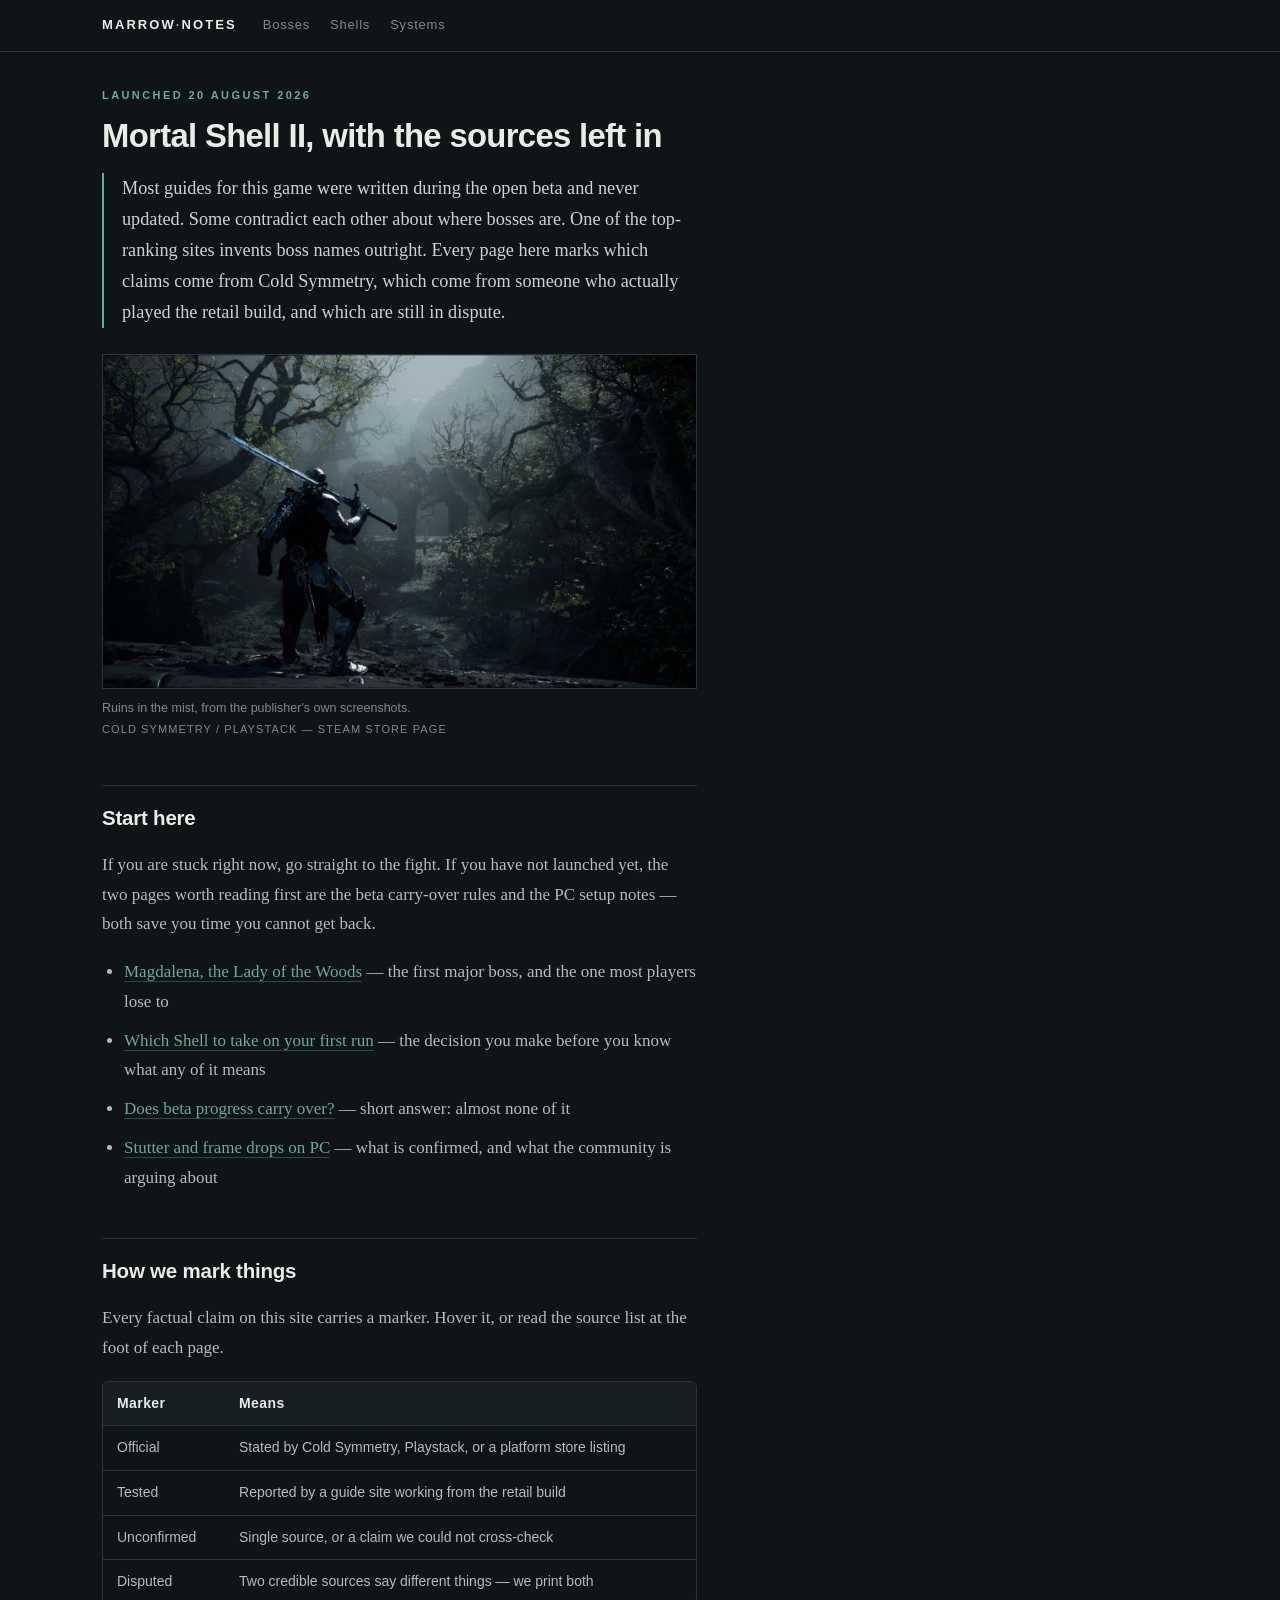
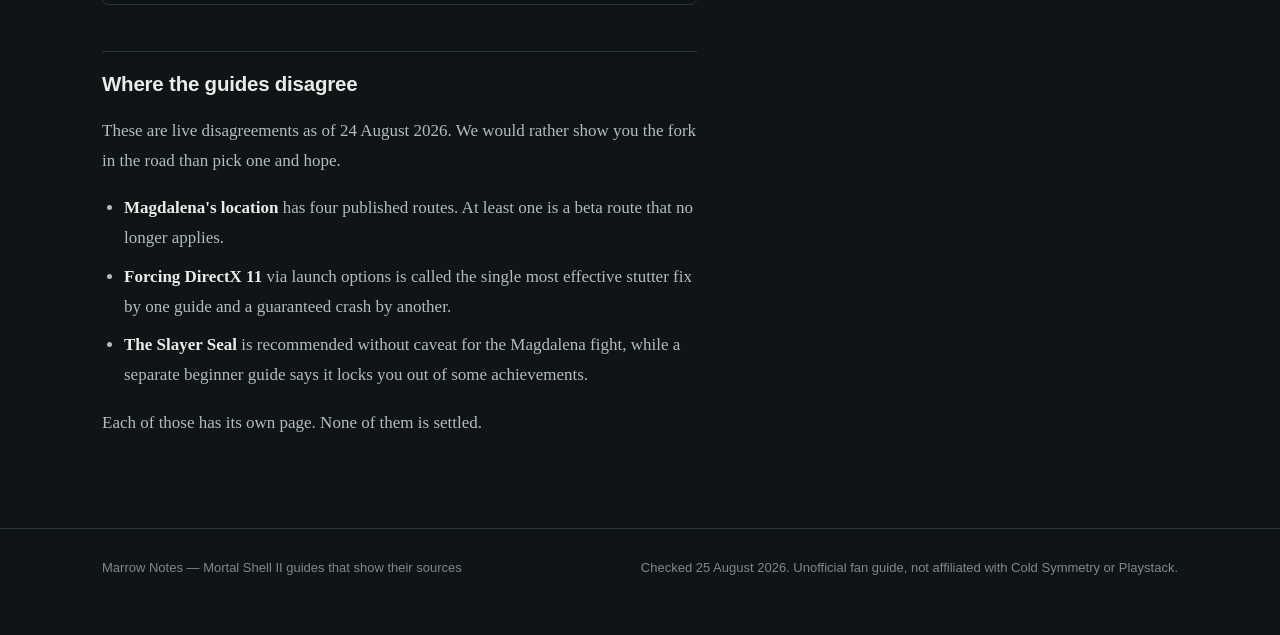
<file: site/index.html>
<!DOCTYPE html>
<html lang="en">
<head>
<meta charset="utf-8">
<meta name="viewport" content="width=device-width, initial-scale=1">
<title>Marrow Notes — Mortal Shell II guides</title>
<meta name="description" content="Mortal Shell II guides that label where every fact came from. Boss strategies, Shell picks, Hardening, PC stutter fixes and beta carry-over rules.">
<link rel="canonical" href="https://marrow-notes-mu.vercel.app/">
<meta name="robots" content="index, follow">
<meta property="og:type" content="website">
<meta property="og:title" content="Marrow Notes — Mortal Shell II guides">
<meta property="og:description" content="Mortal Shell II guides that label where every fact came from. Boss strategies, Shell picks, Hardening, PC stutter fixes and beta carry-over rules.">
<meta property="og:url" content="https://marrow-notes-mu.vercel.app/">
<meta property="og:site_name" content="Marrow Notes">
<meta property="og:image" content="https://marrow-notes-mu.vercel.app/og/index.jpg">
<meta property="og:image:type" content="image/jpeg">
<meta property="og:image:width" content="1200">
<meta property="og:image:height" content="630">
<meta property="og:image:alt" content="Mortal Shell II, with the sources left in — Marrow Notes">
<meta name="twitter:card" content="summary_large_image">
<meta name="twitter:title" content="Marrow Notes — Mortal Shell II guides">
<meta name="twitter:description" content="Mortal Shell II guides that label where every fact came from. Boss strategies, Shell picks, Hardening, PC stutter fixes and beta carry-over rules.">
<meta name="twitter:image" content="https://marrow-notes-mu.vercel.app/og/index.jpg">
<script type="application/ld+json">{"@context":"https://schema.org","@type":"WebSite","headline":"Mortal Shell II, with the sources left in","description":"Mortal Shell II guides that label where every fact came from. Boss strategies, Shell picks, Hardening, PC stutter fixes and beta carry-over rules.","inLanguage":"en","dateModified":"2026-08-24","publisher":{"@type":"Organization","name":"Marrow Notes"}}</script>
<link rel="stylesheet" href="assets/site.css">
<link rel="icon" href="assets/favicon.svg" type="image/svg+xml">
<link rel="apple-touch-icon" href="assets/apple-touch-icon.png">
<script async src="https://www.googletagmanager.com/gtag/js?id=G-03TS215VKQ"></script>
<script>window.dataLayer=window.dataLayer||[];function gtag(){dataLayer.push(arguments);}gtag('js',new Date());gtag('config','G-03TS215VKQ');</script>
</head>
<body>
<a class="skip" href="#main">Skip to content</a>
<header class="bar"><div class="bar-in">
  <a class="brand" href="index.html">Marrow<span>&#183;</span>Notes</a>
  <nav class="nav" aria-label="Main"><a href="bosses/index.html">Bosses</a><a href="shells/index.html">Shells</a><a href="systems/index.html">Systems</a></nav>
</div></header>

<div class="wrap"><div class="cols">
<main id="main">

<p class="eyebrow">Launched 20 August 2026</p>
<h1>Mortal Shell II, with the sources left in</h1>
<p class="lede">Most guides for this game were written during the open beta and never updated. Some contradict each other about where bosses are. One of the top-ranking sites invents boss names outright. Every page here marks which claims come from Cold Symmetry, which come from someone who actually played the retail build, and which are still in dispute.</p>
<figure class="hero"><img src="shots/forest-ruins.jpg" width="1400" height="788" alt="Ruins in the mist, from the publisher&#x27;s own screenshots." loading="lazy" decoding="async"><figcaption>Ruins in the mist, from the publisher&#x27;s own screenshots. <span class="credit">Cold Symmetry / Playstack — Steam store page</span></figcaption></figure>
<h2 id="start-here">Start here</h2>
<p>If you are stuck right now, go straight to the fight. If you have not launched yet, the two pages worth reading first are the beta carry-over rules and the PC setup notes — both save you time you cannot get back.</p>
<ul><li><a href="bosses/magdalena.html">Magdalena, the Lady of the Woods</a> — the first major boss, and the one most players lose to</li><li><a href="shells/best-first-shell.html">Which Shell to take on your first run</a> — the decision you make before you know what any of it means</li><li><a href="systems/beta-carry-over.html">Does beta progress carry over?</a> — short answer: almost none of it</li><li><a href="systems/stuttering-fix.html">Stutter and frame drops on PC</a> — what is confirmed, and what the community is arguing about</li></ul>
<h2 id="how-we-mark-things">How we mark things</h2>
<p>Every factual claim on this site carries a marker. Hover it, or read the source list at the foot of each page.</p>
<div class="tw"><table><thead><tr><th>Marker</th><th>Means</th></tr></thead><tbody><tr><td>Official</td><td>Stated by Cold Symmetry, Playstack, or a platform store listing</td></tr><tr><td>Tested</td><td>Reported by a guide site working from the retail build</td></tr><tr><td>Unconfirmed</td><td>Single source, or a claim we could not cross-check</td></tr><tr><td>Disputed</td><td>Two credible sources say different things — we print both</td></tr></tbody></table></div>
<h2 id="where-the-guides-disagree">Where the guides disagree</h2>
<p>These are live disagreements as of 24 August 2026. We would rather show you the fork in the road than pick one and hope.</p>
<ul><li><strong>Magdalena&#x27;s location</strong> has four published routes. At least one is a beta route that no longer applies.</li><li><strong>Forcing DirectX 11</strong> via launch options is called the single most effective stutter fix by one guide and a guaranteed crash by another.</li><li><strong>The Slayer Seal</strong> is recommended without caveat for the Magdalena fight, while a separate beginner guide says it locks you out of some achievements.</li></ul>
<p>Each of those has its own page. None of them is settled.</p>

</main>

</div></div>

<footer><div class="foot">
  <span>Marrow Notes &mdash; Mortal Shell II guides that show their sources</span>
  <span>Checked 25 August 2026. Unofficial fan guide, not affiliated with Cold Symmetry or Playstack.</span>
</div></footer>
</body>
</html>
</file>
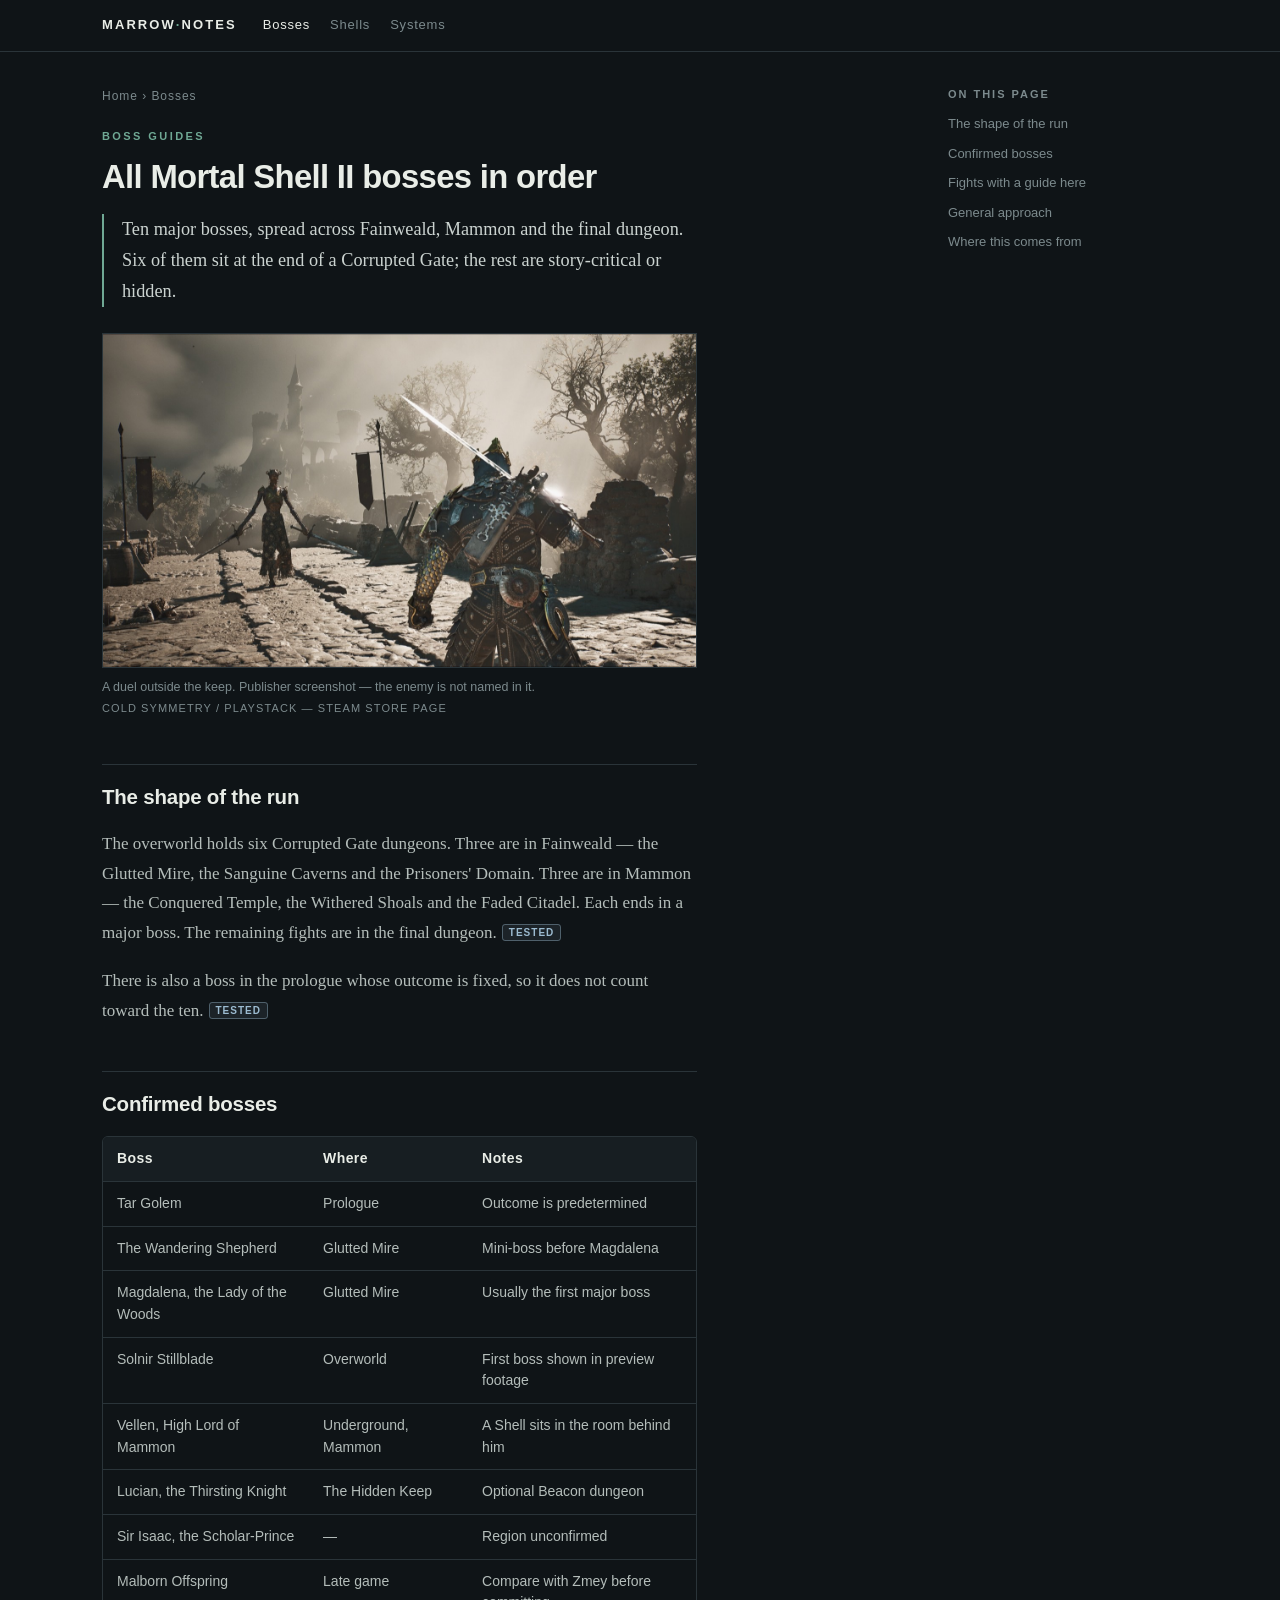
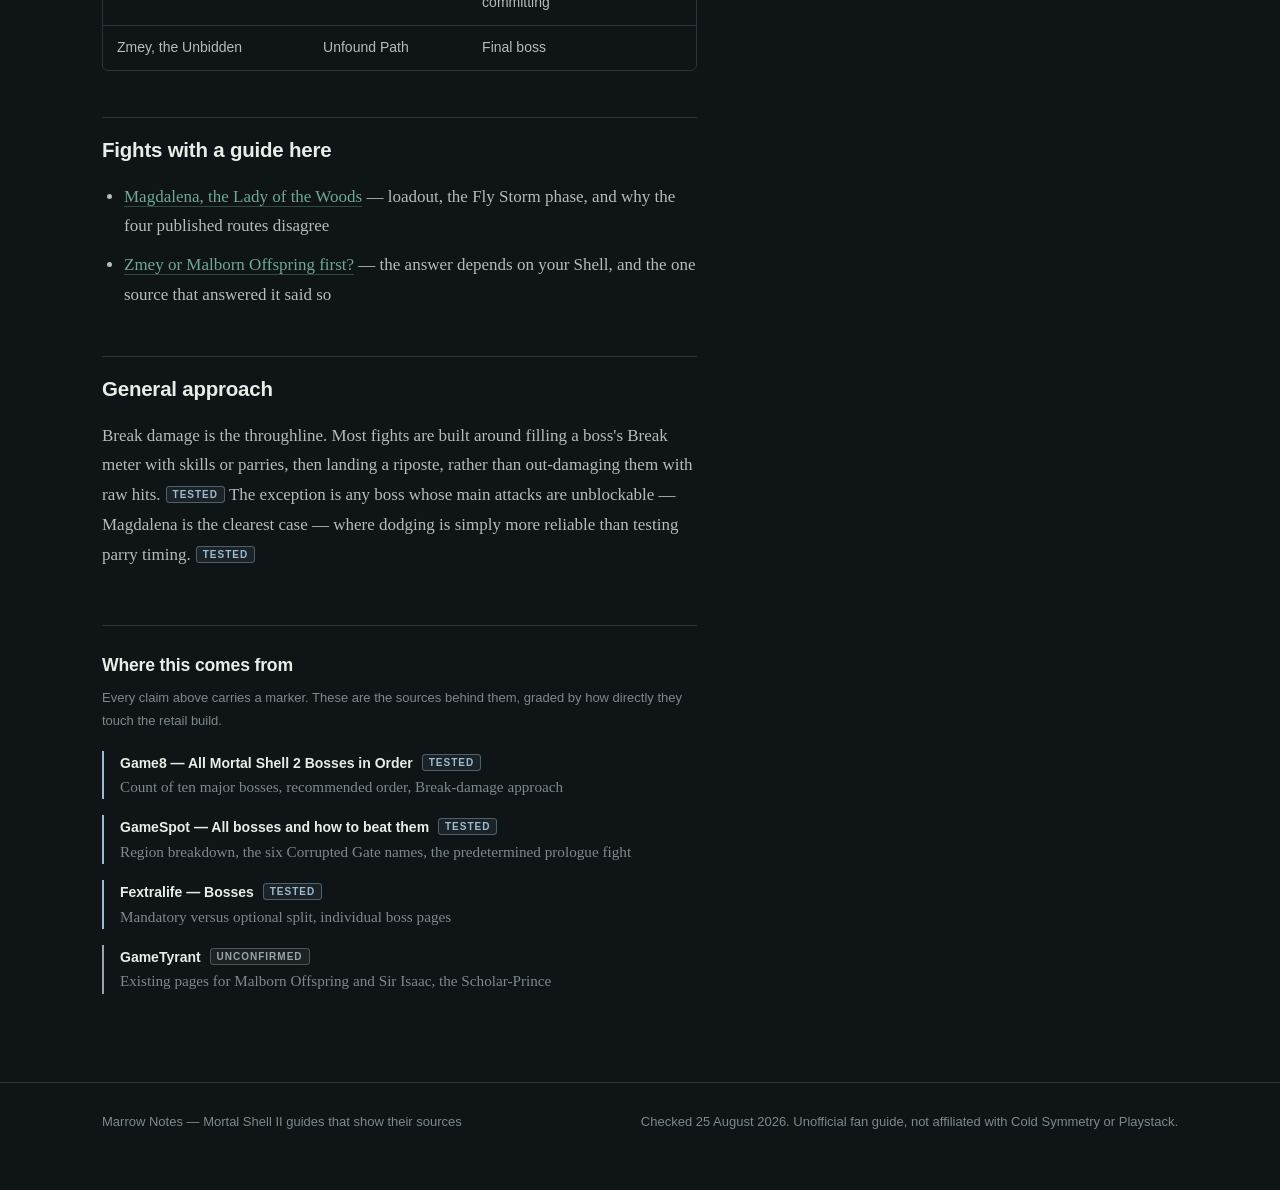
<file: site/bosses/index.html>
<!DOCTYPE html>
<html lang="en">
<head>
<meta charset="utf-8">
<meta name="viewport" content="width=device-width, initial-scale=1">
<title>All Mortal Shell II bosses in order | Marrow Notes</title>
<meta name="description" content="The ten major bosses of Mortal Shell II, the region each one sits in, and which fights are optional. Includes the six Corrupted Gate dungeons.">
<link rel="canonical" href="https://marrow-notes-mu.vercel.app/bosses/index.html">
<meta name="robots" content="index, follow">
<meta property="og:type" content="article">
<meta property="og:title" content="All Mortal Shell II bosses in order | Marrow Notes">
<meta property="og:description" content="The ten major bosses of Mortal Shell II, the region each one sits in, and which fights are optional. Includes the six Corrupted Gate dungeons.">
<meta property="og:url" content="https://marrow-notes-mu.vercel.app/bosses/index.html">
<meta property="og:site_name" content="Marrow Notes">
<meta property="og:image" content="https://marrow-notes-mu.vercel.app/og/bosses-index.jpg">
<meta property="og:image:type" content="image/jpeg">
<meta property="og:image:width" content="1200">
<meta property="og:image:height" content="630">
<meta property="og:image:alt" content="All Mortal Shell II bosses in order — Marrow Notes">
<meta name="twitter:card" content="summary_large_image">
<meta name="twitter:title" content="All Mortal Shell II bosses in order | Marrow Notes">
<meta name="twitter:description" content="The ten major bosses of Mortal Shell II, the region each one sits in, and which fights are optional. Includes the six Corrupted Gate dungeons.">
<meta name="twitter:image" content="https://marrow-notes-mu.vercel.app/og/bosses-index.jpg">
<script type="application/ld+json">{"@context":"https://schema.org","@type":"Article","headline":"All Mortal Shell II bosses in order","description":"The ten major bosses of Mortal Shell II, the region each one sits in, and which fights are optional. Includes the six Corrupted Gate dungeons.","inLanguage":"en","dateModified":"2026-08-24","publisher":{"@type":"Organization","name":"Marrow Notes"}}</script>
<link rel="stylesheet" href="../assets/site.css">
<link rel="icon" href="../assets/favicon.svg" type="image/svg+xml">
<link rel="apple-touch-icon" href="../assets/apple-touch-icon.png">
<script async src="https://www.googletagmanager.com/gtag/js?id=G-03TS215VKQ"></script>
<script>window.dataLayer=window.dataLayer||[];function gtag(){dataLayer.push(arguments);}gtag('js',new Date());gtag('config','G-03TS215VKQ');</script>
</head>
<body>
<a class="skip" href="#main">Skip to content</a>
<header class="bar"><div class="bar-in">
  <a class="brand" href="../index.html">Marrow<span>&#183;</span>Notes</a>
  <nav class="nav" aria-label="Main"><a href="../bosses/index.html" aria-current="page">Bosses</a><a href="../shells/index.html">Shells</a><a href="../systems/index.html">Systems</a></nav>
</div></header>

<div class="wrap"><div class="cols">
<main id="main">
<nav class="crumb" aria-label="Breadcrumb"><a href="../index.html">Home</a> &rsaquo; Bosses</nav>
<p class="eyebrow">Boss guides</p>
<h1>All Mortal Shell II bosses in order</h1>
<p class="lede">Ten major bosses, spread across Fainweald, Mammon and the final dungeon. Six of them sit at the end of a Corrupted Gate; the rest are story-critical or hidden.</p>
<figure class="hero"><img src="../shots/castle-duel.jpg" width="1400" height="788" alt="A duel outside the keep. Publisher screenshot — the enemy is not named in it." loading="lazy" decoding="async"><figcaption>A duel outside the keep. Publisher screenshot — the enemy is not named in it. <span class="credit">Cold Symmetry / Playstack — Steam store page</span></figcaption></figure>
<h2 id="the-shape-of-the-run">The shape of the run</h2>
<p>The overworld holds six Corrupted Gate dungeons. Three are in Fainweald — the Glutted Mire, the Sanguine Caverns and the Prisoners&#x27; Domain. Three are in Mammon — the Conquered Temple, the Withered Shoals and the Faded Citadel. Each ends in a major boss. The remaining fights are in the final dungeon.<span class="mk mk-t2" title="Reported by a guide site working from the retail build">Tested</span></p>
<p>There is also a boss in the prologue whose outcome is fixed, so it does not count toward the ten.<span class="mk mk-t2" title="Reported by a guide site working from the retail build">Tested</span></p>
<h2 id="confirmed-bosses">Confirmed bosses</h2>
<div class="tw"><table><thead><tr><th>Boss</th><th>Where</th><th>Notes</th></tr></thead><tbody><tr><td>Tar Golem</td><td>Prologue</td><td>Outcome is predetermined</td></tr><tr><td>The Wandering Shepherd</td><td>Glutted Mire</td><td>Mini-boss before Magdalena</td></tr><tr><td>Magdalena, the Lady of the Woods</td><td>Glutted Mire</td><td>Usually the first major boss</td></tr><tr><td>Solnir Stillblade</td><td>Overworld</td><td>First boss shown in preview footage</td></tr><tr><td>Vellen, High Lord of Mammon</td><td>Underground, Mammon</td><td>A Shell sits in the room behind him</td></tr><tr><td>Lucian, the Thirsting Knight</td><td>The Hidden Keep</td><td>Optional Beacon dungeon</td></tr><tr><td>Sir Isaac, the Scholar-Prince</td><td>—</td><td>Region unconfirmed</td></tr><tr><td>Malborn Offspring</td><td>Late game</td><td>Compare with Zmey before committing</td></tr><tr><td>Zmey, the Unbidden</td><td>Unfound Path</td><td>Final boss</td></tr></tbody></table></div>
<h2 id="fights-with-a-guide-here">Fights with a guide here</h2>
<ul><li><a href="../bosses/magdalena.html">Magdalena, the Lady of the Woods</a> — loadout, the Fly Storm phase, and why the four published routes disagree</li><li><a href="../bosses/zmey-or-malborn.html">Zmey or Malborn Offspring first?</a> — the answer depends on your Shell, and the one source that answered it said so</li></ul>
<h2 id="general-approach">General approach</h2>
<p>Break damage is the throughline. Most fights are built around filling a boss&#x27;s Break meter with skills or parries, then landing a riposte, rather than out-damaging them with raw hits.<span class="mk mk-t2" title="Reported by a guide site working from the retail build">Tested</span> The exception is any boss whose main attacks are unblockable — Magdalena is the clearest case — where dodging is simply more reliable than testing parry timing.<span class="mk mk-t2" title="Reported by a guide site working from the retail build">Tested</span></p>
<section class="src"><h2 id="where-this-comes-from">Where this comes from</h2><p class="hint">Every claim above carries a marker. These are the sources behind them, graded by how directly they touch the retail build.</p><ol><li class="s-t2"><span class="nm">Game8 — All Mortal Shell 2 Bosses in Order <span class="mk mk-t2" title="Reported by a guide site working from the retail build">Tested</span></span><span class="wh">Count of ten major bosses, recommended order, Break-damage approach</span></li><li class="s-t2"><span class="nm">GameSpot — All bosses and how to beat them <span class="mk mk-t2" title="Reported by a guide site working from the retail build">Tested</span></span><span class="wh">Region breakdown, the six Corrupted Gate names, the predetermined prologue fight</span></li><li class="s-t2"><span class="nm">Fextralife — Bosses <span class="mk mk-t2" title="Reported by a guide site working from the retail build">Tested</span></span><span class="wh">Mandatory versus optional split, individual boss pages</span></li><li class="s-t3"><span class="nm">GameTyrant <span class="mk mk-t3" title="Single source, or a claim we could not cross-check">Unconfirmed</span></span><span class="wh">Existing pages for Malborn Offspring and Sir Isaac, the Scholar-Prince</span></li></ol></section>
</main>
<nav class="toc" aria-label="On this page"><p class="toc-t">On this page</p><ul><li><a href="#the-shape-of-the-run">The shape of the run</a></li><li><a href="#confirmed-bosses">Confirmed bosses</a></li><li><a href="#fights-with-a-guide-here">Fights with a guide here</a></li><li><a href="#general-approach">General approach</a></li><li><a href="#where-this-comes-from">Where this comes from</a></li></ul></nav>
</div></div>

<footer><div class="foot">
  <span>Marrow Notes &mdash; Mortal Shell II guides that show their sources</span>
  <span>Checked 25 August 2026. Unofficial fan guide, not affiliated with Cold Symmetry or Playstack.</span>
</div></footer>
</body>
</html>
</file>
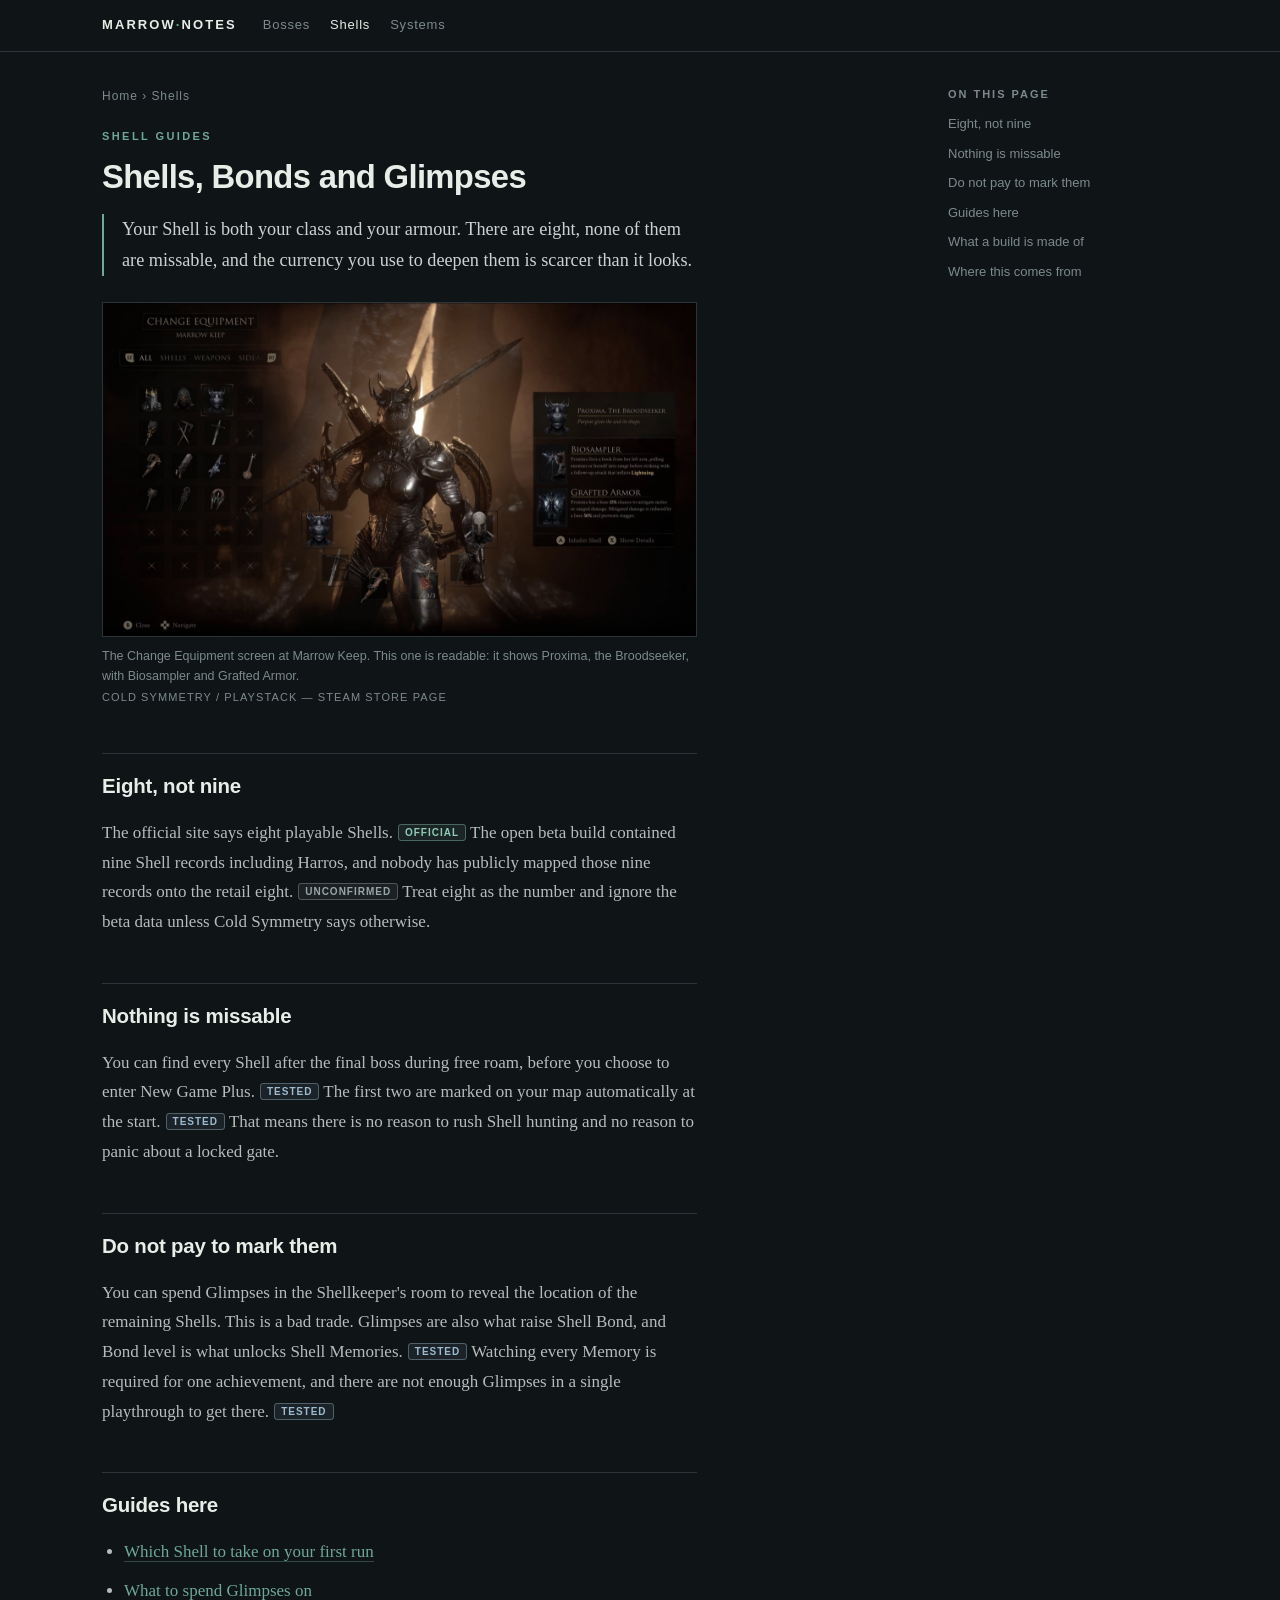
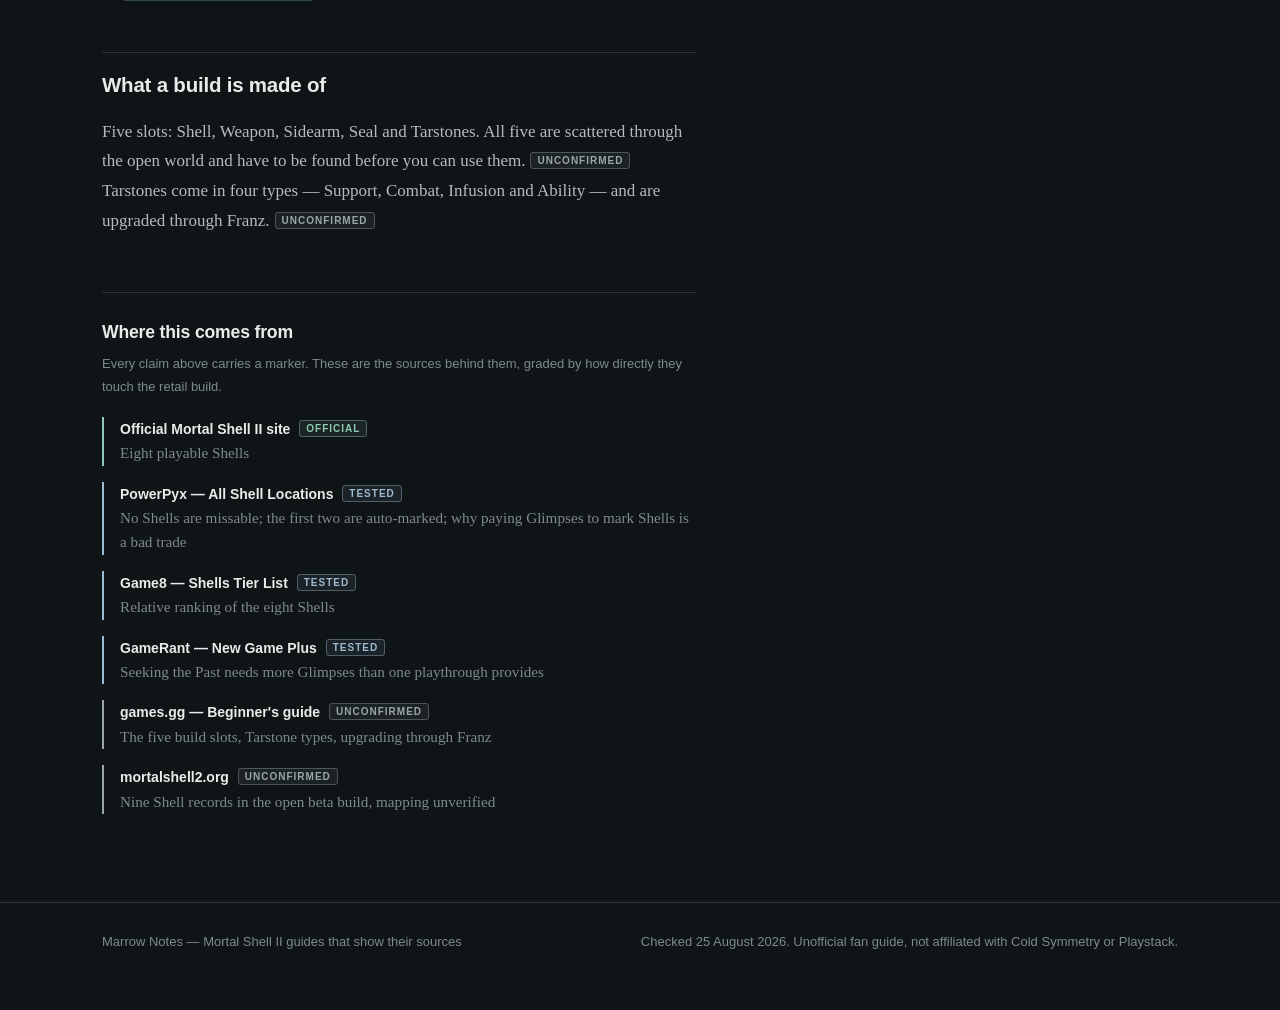
<file: site/shells/index.html>
<!DOCTYPE html>
<html lang="en">
<head>
<meta charset="utf-8">
<meta name="viewport" content="width=device-width, initial-scale=1">
<title>Mortal Shell II Shells: locations and picks | Marrow Notes</title>
<meta name="description" content="All eight Shells in Mortal Shell II, where they are, and how to spend Glimpses on Bond levels instead of wasting them on map markers.">
<link rel="canonical" href="https://marrow-notes-mu.vercel.app/shells/index.html">
<meta name="robots" content="index, follow">
<meta property="og:type" content="article">
<meta property="og:title" content="Mortal Shell II Shells: locations and picks | Marrow Notes">
<meta property="og:description" content="All eight Shells in Mortal Shell II, where they are, and how to spend Glimpses on Bond levels instead of wasting them on map markers.">
<meta property="og:url" content="https://marrow-notes-mu.vercel.app/shells/index.html">
<meta property="og:site_name" content="Marrow Notes">
<meta property="og:image" content="https://marrow-notes-mu.vercel.app/og/shells-index.jpg">
<meta property="og:image:type" content="image/jpeg">
<meta property="og:image:width" content="1200">
<meta property="og:image:height" content="630">
<meta property="og:image:alt" content="Shells, Bonds and Glimpses — Marrow Notes">
<meta name="twitter:card" content="summary_large_image">
<meta name="twitter:title" content="Mortal Shell II Shells: locations and picks | Marrow Notes">
<meta name="twitter:description" content="All eight Shells in Mortal Shell II, where they are, and how to spend Glimpses on Bond levels instead of wasting them on map markers.">
<meta name="twitter:image" content="https://marrow-notes-mu.vercel.app/og/shells-index.jpg">
<script type="application/ld+json">{"@context":"https://schema.org","@type":"Article","headline":"Shells, Bonds and Glimpses","description":"All eight Shells in Mortal Shell II, where they are, and how to spend Glimpses on Bond levels instead of wasting them on map markers.","inLanguage":"en","dateModified":"2026-08-24","publisher":{"@type":"Organization","name":"Marrow Notes"}}</script>
<link rel="stylesheet" href="../assets/site.css">
<link rel="icon" href="../assets/favicon.svg" type="image/svg+xml">
<link rel="apple-touch-icon" href="../assets/apple-touch-icon.png">
<script async src="https://www.googletagmanager.com/gtag/js?id=G-03TS215VKQ"></script>
<script>window.dataLayer=window.dataLayer||[];function gtag(){dataLayer.push(arguments);}gtag('js',new Date());gtag('config','G-03TS215VKQ');</script>
</head>
<body>
<a class="skip" href="#main">Skip to content</a>
<header class="bar"><div class="bar-in">
  <a class="brand" href="../index.html">Marrow<span>&#183;</span>Notes</a>
  <nav class="nav" aria-label="Main"><a href="../bosses/index.html">Bosses</a><a href="../shells/index.html" aria-current="page">Shells</a><a href="../systems/index.html">Systems</a></nav>
</div></header>

<div class="wrap"><div class="cols">
<main id="main">
<nav class="crumb" aria-label="Breadcrumb"><a href="../index.html">Home</a> &rsaquo; Shells</nav>
<p class="eyebrow">Shell guides</p>
<h1>Shells, Bonds and Glimpses</h1>
<p class="lede">Your Shell is both your class and your armour. There are eight, none of them are missable, and the currency you use to deepen them is scarcer than it looks.</p>
<figure class="hero"><img src="../shots/equipment-screen.jpg" width="1400" height="788" alt="The Change Equipment screen at Marrow Keep. This one is readable: it shows Proxima, the Broodseeker, with Biosampler and Grafted Armor." loading="lazy" decoding="async"><figcaption>The Change Equipment screen at Marrow Keep. This one is readable: it shows Proxima, the Broodseeker, with Biosampler and Grafted Armor. <span class="credit">Cold Symmetry / Playstack — Steam store page</span></figcaption></figure>
<h2 id="eight-not-nine">Eight, not nine</h2>
<p>The official site says eight playable Shells.<span class="mk mk-t1" title="Stated by Cold Symmetry, Playstack, or a platform store listing">Official</span> The open beta build contained nine Shell records including Harros, and nobody has publicly mapped those nine records onto the retail eight.<span class="mk mk-t3" title="Single source, or a claim we could not cross-check">Unconfirmed</span> Treat eight as the number and ignore the beta data unless Cold Symmetry says otherwise.</p>
<h2 id="nothing-is-missable">Nothing is missable</h2>
<p>You can find every Shell after the final boss during free roam, before you choose to enter New Game Plus.<span class="mk mk-t2" title="Reported by a guide site working from the retail build">Tested</span> The first two are marked on your map automatically at the start.<span class="mk mk-t2" title="Reported by a guide site working from the retail build">Tested</span> That means there is no reason to rush Shell hunting and no reason to panic about a locked gate.</p>
<h2 id="do-not-pay-to-mark-them">Do not pay to mark them</h2>
<p>You can spend Glimpses in the Shellkeeper&#x27;s room to reveal the location of the remaining Shells. This is a bad trade. Glimpses are also what raise Shell Bond, and Bond level is what unlocks Shell Memories.<span class="mk mk-t2" title="Reported by a guide site working from the retail build">Tested</span> Watching every Memory is required for one achievement, and there are not enough Glimpses in a single playthrough to get there.<span class="mk mk-t2" title="Reported by a guide site working from the retail build">Tested</span></p>
<h2 id="guides-here">Guides here</h2>
<ul><li><a href="../shells/best-first-shell.html">Which Shell to take on your first run</a></li><li><a href="../shells/glimpses.html">What to spend Glimpses on</a></li></ul>
<h2 id="what-a-build-is-made-of">What a build is made of</h2>
<p>Five slots: Shell, Weapon, Sidearm, Seal and Tarstones. All five are scattered through the open world and have to be found before you can use them.<span class="mk mk-t3" title="Single source, or a claim we could not cross-check">Unconfirmed</span> Tarstones come in four types — Support, Combat, Infusion and Ability — and are upgraded through Franz.<span class="mk mk-t3" title="Single source, or a claim we could not cross-check">Unconfirmed</span></p>
<section class="src"><h2 id="where-this-comes-from">Where this comes from</h2><p class="hint">Every claim above carries a marker. These are the sources behind them, graded by how directly they touch the retail build.</p><ol><li class="s-t1"><span class="nm">Official Mortal Shell II site <span class="mk mk-t1" title="Stated by Cold Symmetry, Playstack, or a platform store listing">Official</span></span><span class="wh">Eight playable Shells</span></li><li class="s-t2"><span class="nm">PowerPyx — All Shell Locations <span class="mk mk-t2" title="Reported by a guide site working from the retail build">Tested</span></span><span class="wh">No Shells are missable; the first two are auto-marked; why paying Glimpses to mark Shells is a bad trade</span></li><li class="s-t2"><span class="nm">Game8 — Shells Tier List <span class="mk mk-t2" title="Reported by a guide site working from the retail build">Tested</span></span><span class="wh">Relative ranking of the eight Shells</span></li><li class="s-t2"><span class="nm">GameRant — New Game Plus <span class="mk mk-t2" title="Reported by a guide site working from the retail build">Tested</span></span><span class="wh">Seeking the Past needs more Glimpses than one playthrough provides</span></li><li class="s-t3"><span class="nm">games.gg — Beginner&#x27;s guide <span class="mk mk-t3" title="Single source, or a claim we could not cross-check">Unconfirmed</span></span><span class="wh">The five build slots, Tarstone types, upgrading through Franz</span></li><li class="s-t3"><span class="nm">mortalshell2.org <span class="mk mk-t3" title="Single source, or a claim we could not cross-check">Unconfirmed</span></span><span class="wh">Nine Shell records in the open beta build, mapping unverified</span></li></ol></section>
</main>
<nav class="toc" aria-label="On this page"><p class="toc-t">On this page</p><ul><li><a href="#eight-not-nine">Eight, not nine</a></li><li><a href="#nothing-is-missable">Nothing is missable</a></li><li><a href="#do-not-pay-to-mark-them">Do not pay to mark them</a></li><li><a href="#guides-here">Guides here</a></li><li><a href="#what-a-build-is-made-of">What a build is made of</a></li><li><a href="#where-this-comes-from">Where this comes from</a></li></ul></nav>
</div></div>

<footer><div class="foot">
  <span>Marrow Notes &mdash; Mortal Shell II guides that show their sources</span>
  <span>Checked 25 August 2026. Unofficial fan guide, not affiliated with Cold Symmetry or Playstack.</span>
</div></footer>
</body>
</html>
</file>
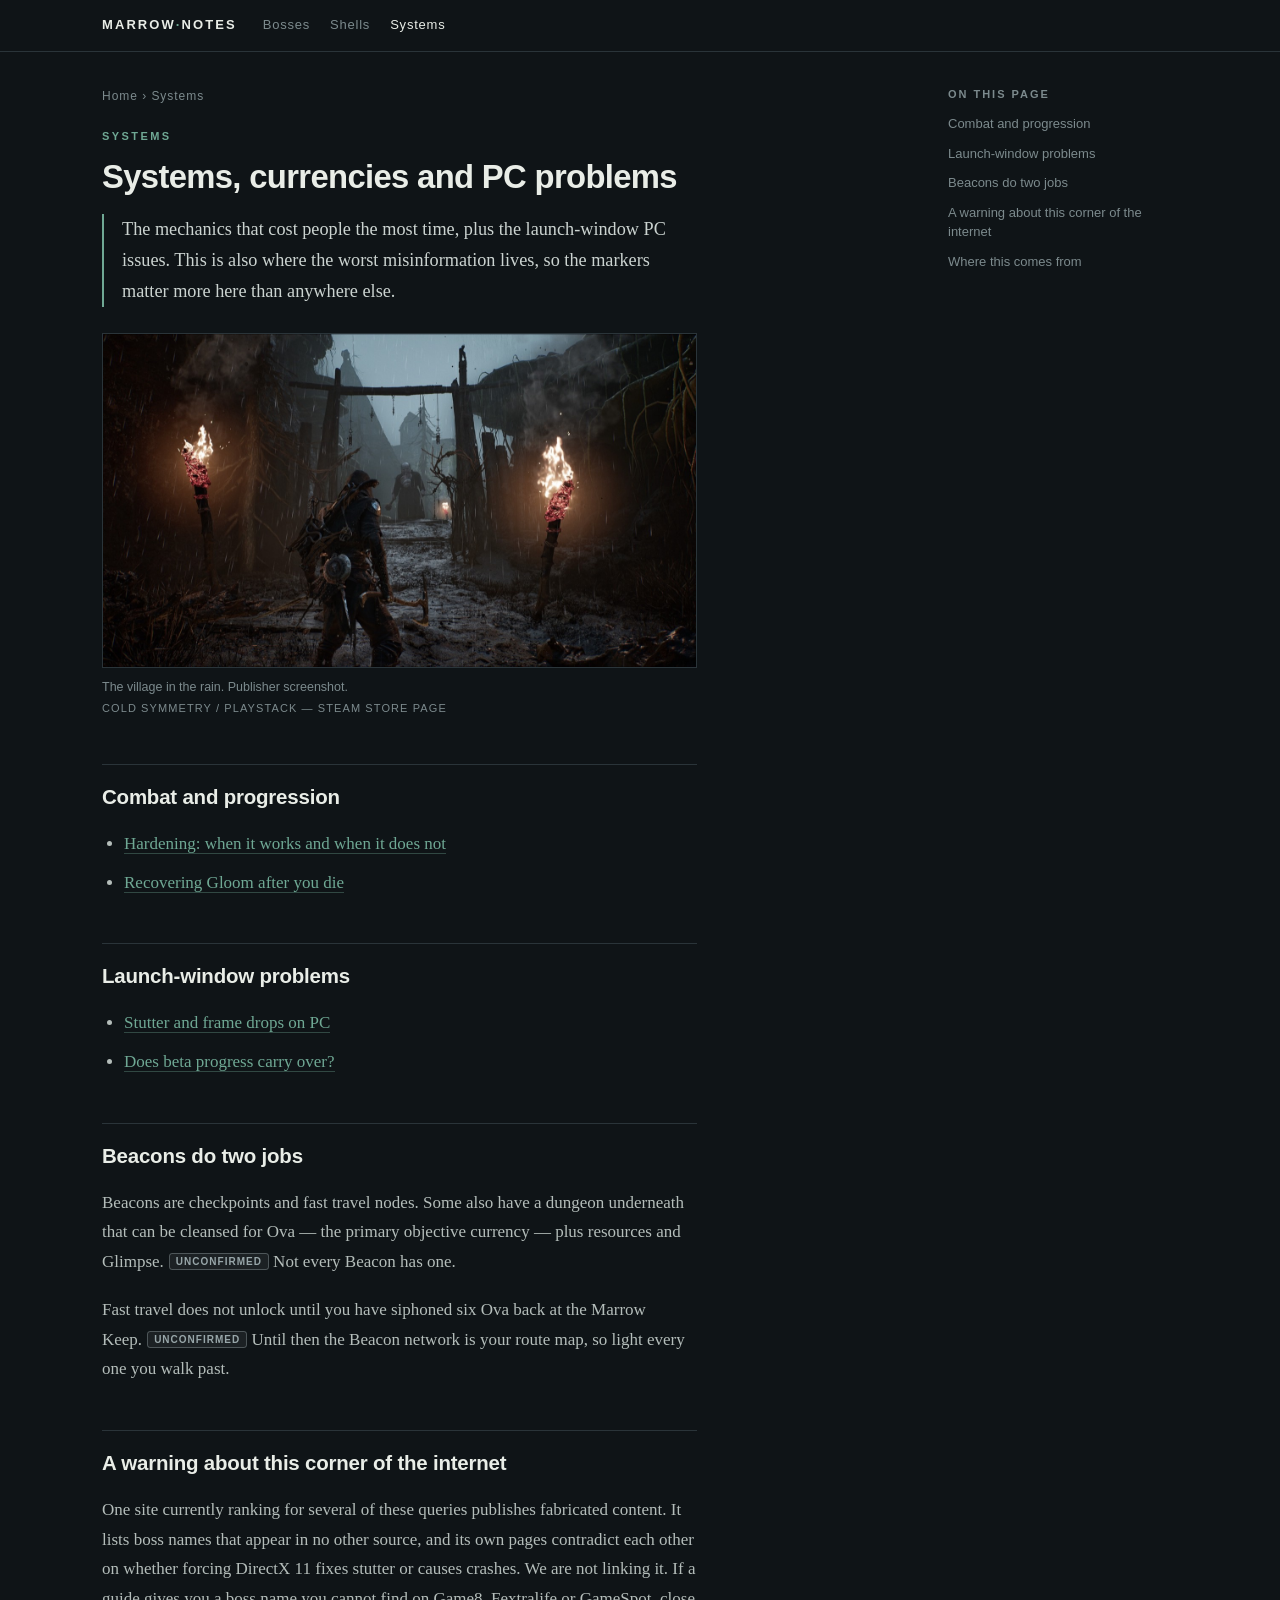
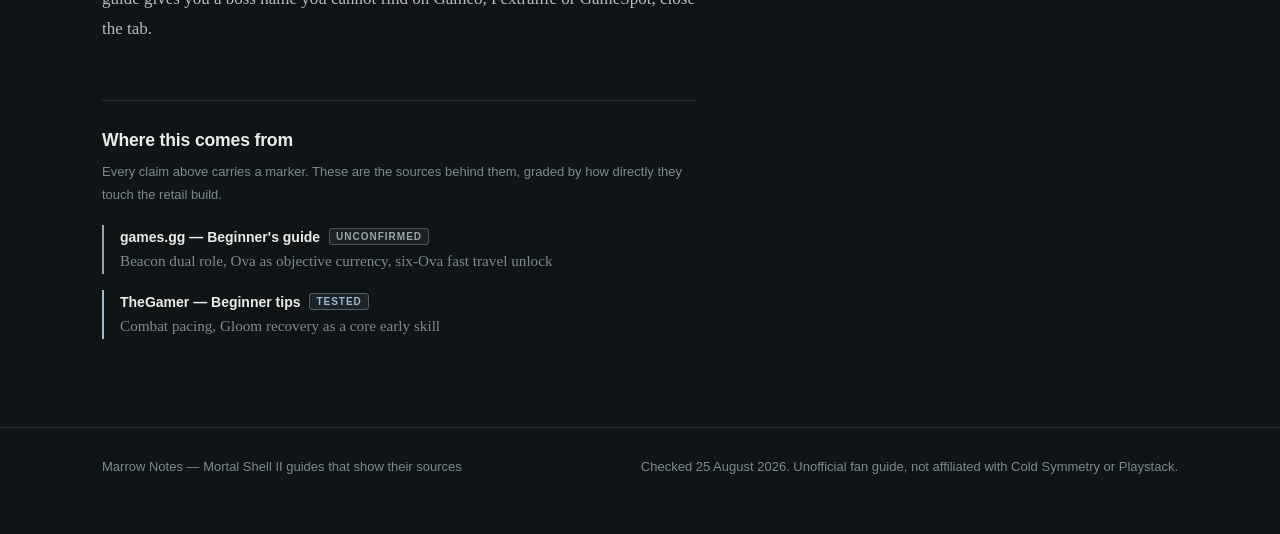
<file: site/systems/index.html>
<!DOCTYPE html>
<html lang="en">
<head>
<meta charset="utf-8">
<meta name="viewport" content="width=device-width, initial-scale=1">
<title>Mortal Shell II systems and PC fixes | Marrow Notes</title>
<meta name="description" content="Hardening, Gloom recovery, Beacons, beta carry-over and PC stutter fixes for Mortal Shell II — with the contradictory advice flagged.">
<link rel="canonical" href="https://marrow-notes-mu.vercel.app/systems/index.html">
<meta name="robots" content="index, follow">
<meta property="og:type" content="article">
<meta property="og:title" content="Mortal Shell II systems and PC fixes | Marrow Notes">
<meta property="og:description" content="Hardening, Gloom recovery, Beacons, beta carry-over and PC stutter fixes for Mortal Shell II — with the contradictory advice flagged.">
<meta property="og:url" content="https://marrow-notes-mu.vercel.app/systems/index.html">
<meta property="og:site_name" content="Marrow Notes">
<meta property="og:image" content="https://marrow-notes-mu.vercel.app/og/systems-index.jpg">
<meta property="og:image:type" content="image/jpeg">
<meta property="og:image:width" content="1200">
<meta property="og:image:height" content="630">
<meta property="og:image:alt" content="Systems, currencies and PC problems — Marrow Notes">
<meta name="twitter:card" content="summary_large_image">
<meta name="twitter:title" content="Mortal Shell II systems and PC fixes | Marrow Notes">
<meta name="twitter:description" content="Hardening, Gloom recovery, Beacons, beta carry-over and PC stutter fixes for Mortal Shell II — with the contradictory advice flagged.">
<meta name="twitter:image" content="https://marrow-notes-mu.vercel.app/og/systems-index.jpg">
<script type="application/ld+json">{"@context":"https://schema.org","@type":"Article","headline":"Systems, currencies and PC problems","description":"Hardening, Gloom recovery, Beacons, beta carry-over and PC stutter fixes for Mortal Shell II — with the contradictory advice flagged.","inLanguage":"en","dateModified":"2026-08-24","publisher":{"@type":"Organization","name":"Marrow Notes"}}</script>
<link rel="stylesheet" href="../assets/site.css">
<link rel="icon" href="../assets/favicon.svg" type="image/svg+xml">
<link rel="apple-touch-icon" href="../assets/apple-touch-icon.png">
<script async src="https://www.googletagmanager.com/gtag/js?id=G-03TS215VKQ"></script>
<script>window.dataLayer=window.dataLayer||[];function gtag(){dataLayer.push(arguments);}gtag('js',new Date());gtag('config','G-03TS215VKQ');</script>
</head>
<body>
<a class="skip" href="#main">Skip to content</a>
<header class="bar"><div class="bar-in">
  <a class="brand" href="../index.html">Marrow<span>&#183;</span>Notes</a>
  <nav class="nav" aria-label="Main"><a href="../bosses/index.html">Bosses</a><a href="../shells/index.html">Shells</a><a href="../systems/index.html" aria-current="page">Systems</a></nav>
</div></header>

<div class="wrap"><div class="cols">
<main id="main">
<nav class="crumb" aria-label="Breadcrumb"><a href="../index.html">Home</a> &rsaquo; Systems</nav>
<p class="eyebrow">Systems</p>
<h1>Systems, currencies and PC problems</h1>
<p class="lede">The mechanics that cost people the most time, plus the launch-window PC issues. This is also where the worst misinformation lives, so the markers matter more here than anywhere else.</p>
<figure class="hero"><img src="../shots/village-rain.jpg" width="1400" height="788" alt="The village in the rain. Publisher screenshot." loading="lazy" decoding="async"><figcaption>The village in the rain. Publisher screenshot. <span class="credit">Cold Symmetry / Playstack — Steam store page</span></figcaption></figure>
<h2 id="combat-and-progression">Combat and progression</h2>
<ul><li><a href="../systems/hardening.html">Hardening: when it works and when it does not</a></li><li><a href="../systems/gloom-recovery.html">Recovering Gloom after you die</a></li></ul>
<h2 id="launch-window-problems">Launch-window problems</h2>
<ul><li><a href="../systems/stuttering-fix.html">Stutter and frame drops on PC</a></li><li><a href="../systems/beta-carry-over.html">Does beta progress carry over?</a></li></ul>
<h2 id="beacons-do-two-jobs">Beacons do two jobs</h2>
<p>Beacons are checkpoints and fast travel nodes. Some also have a dungeon underneath that can be cleansed for Ova — the primary objective currency — plus resources and Glimpse.<span class="mk mk-t3" title="Single source, or a claim we could not cross-check">Unconfirmed</span> Not every Beacon has one.</p>
<p>Fast travel does not unlock until you have siphoned six Ova back at the Marrow Keep.<span class="mk mk-t3" title="Single source, or a claim we could not cross-check">Unconfirmed</span> Until then the Beacon network is your route map, so light every one you walk past.</p>
<h2 id="a-warning-about-this-corner-of-the-internet">A warning about this corner of the internet</h2>
<p>One site currently ranking for several of these queries publishes fabricated content. It lists boss names that appear in no other source, and its own pages contradict each other on whether forcing DirectX 11 fixes stutter or causes crashes. We are not linking it. If a guide gives you a boss name you cannot find on Game8, Fextralife or GameSpot, close the tab.</p>
<section class="src"><h2 id="where-this-comes-from">Where this comes from</h2><p class="hint">Every claim above carries a marker. These are the sources behind them, graded by how directly they touch the retail build.</p><ol><li class="s-t3"><span class="nm">games.gg — Beginner&#x27;s guide <span class="mk mk-t3" title="Single source, or a claim we could not cross-check">Unconfirmed</span></span><span class="wh">Beacon dual role, Ova as objective currency, six-Ova fast travel unlock</span></li><li class="s-t2"><span class="nm">TheGamer — Beginner tips <span class="mk mk-t2" title="Reported by a guide site working from the retail build">Tested</span></span><span class="wh">Combat pacing, Gloom recovery as a core early skill</span></li></ol></section>
</main>
<nav class="toc" aria-label="On this page"><p class="toc-t">On this page</p><ul><li><a href="#combat-and-progression">Combat and progression</a></li><li><a href="#launch-window-problems">Launch-window problems</a></li><li><a href="#beacons-do-two-jobs">Beacons do two jobs</a></li><li><a href="#a-warning-about-this-corner-of-the-internet">A warning about this corner of the internet</a></li><li><a href="#where-this-comes-from">Where this comes from</a></li></ul></nav>
</div></div>

<footer><div class="foot">
  <span>Marrow Notes &mdash; Mortal Shell II guides that show their sources</span>
  <span>Checked 25 August 2026. Unofficial fan guide, not affiliated with Cold Symmetry or Playstack.</span>
</div></footer>
</body>
</html>
</file>
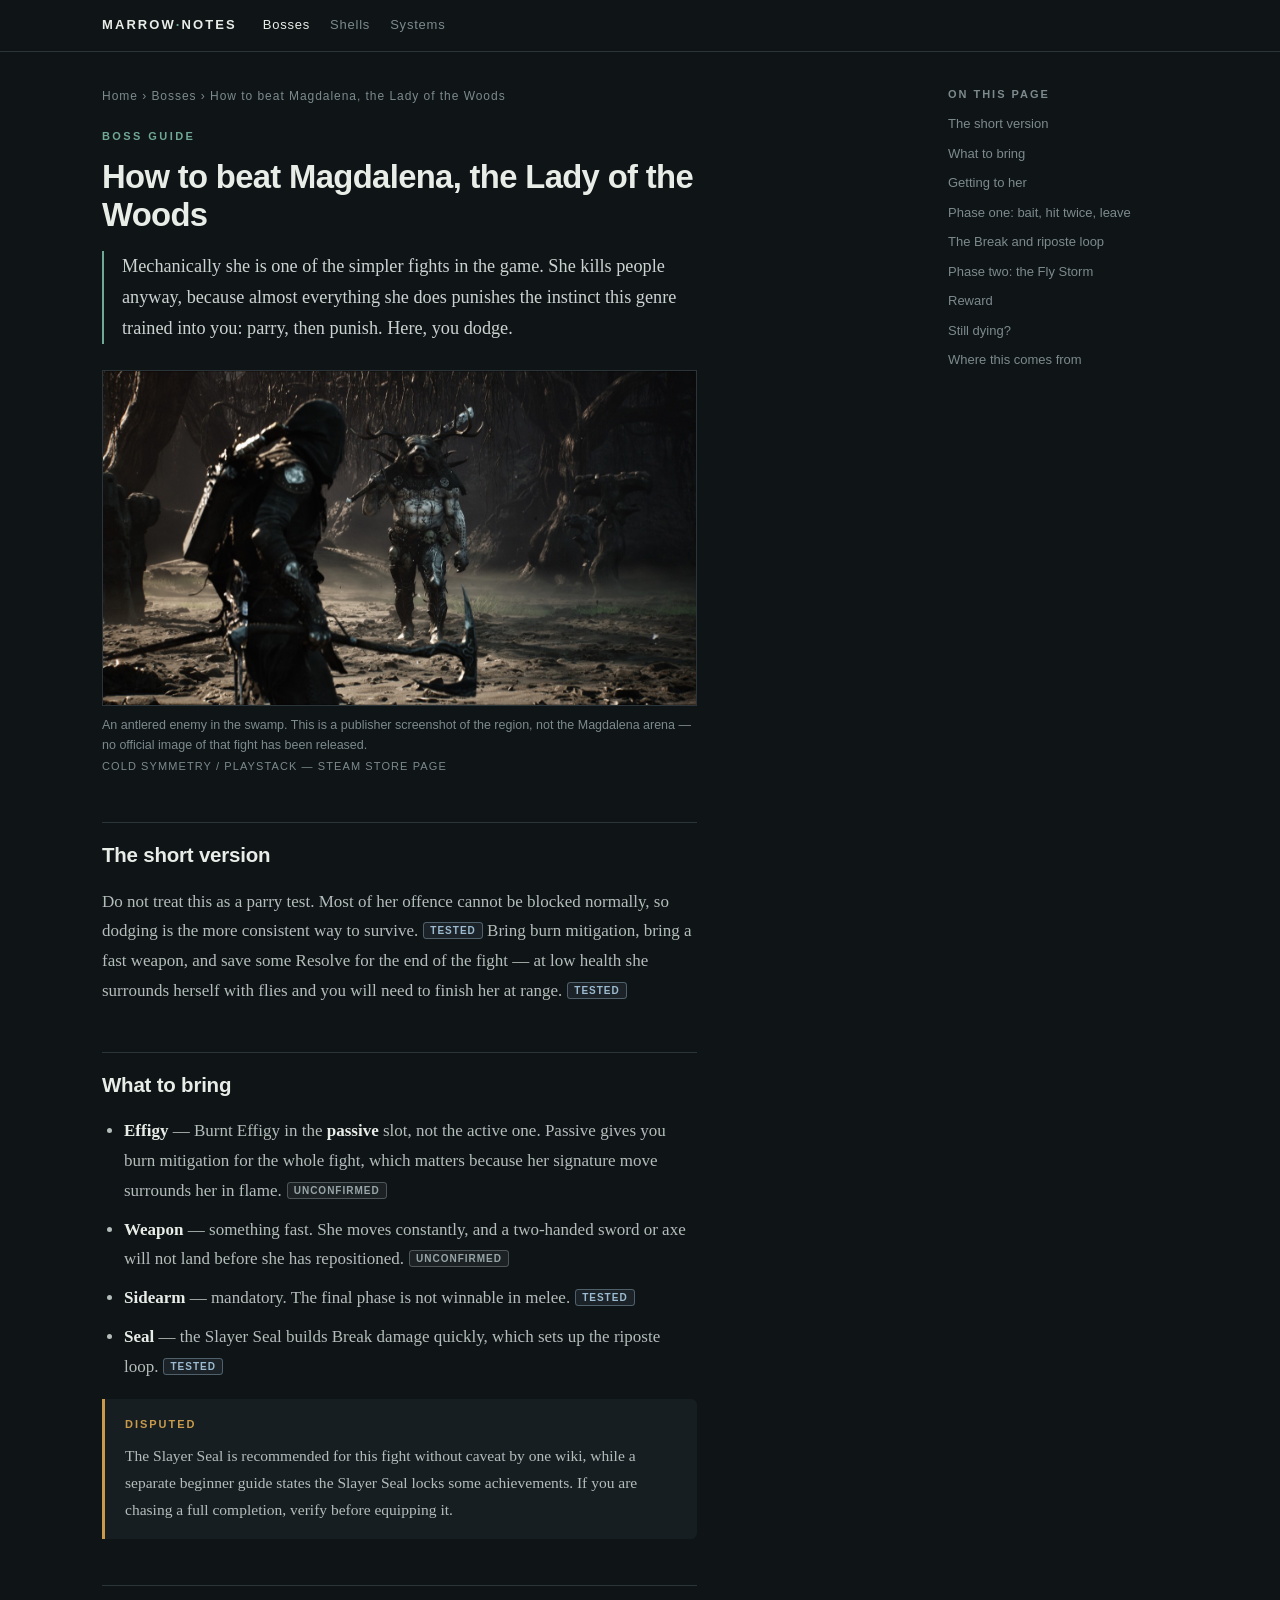
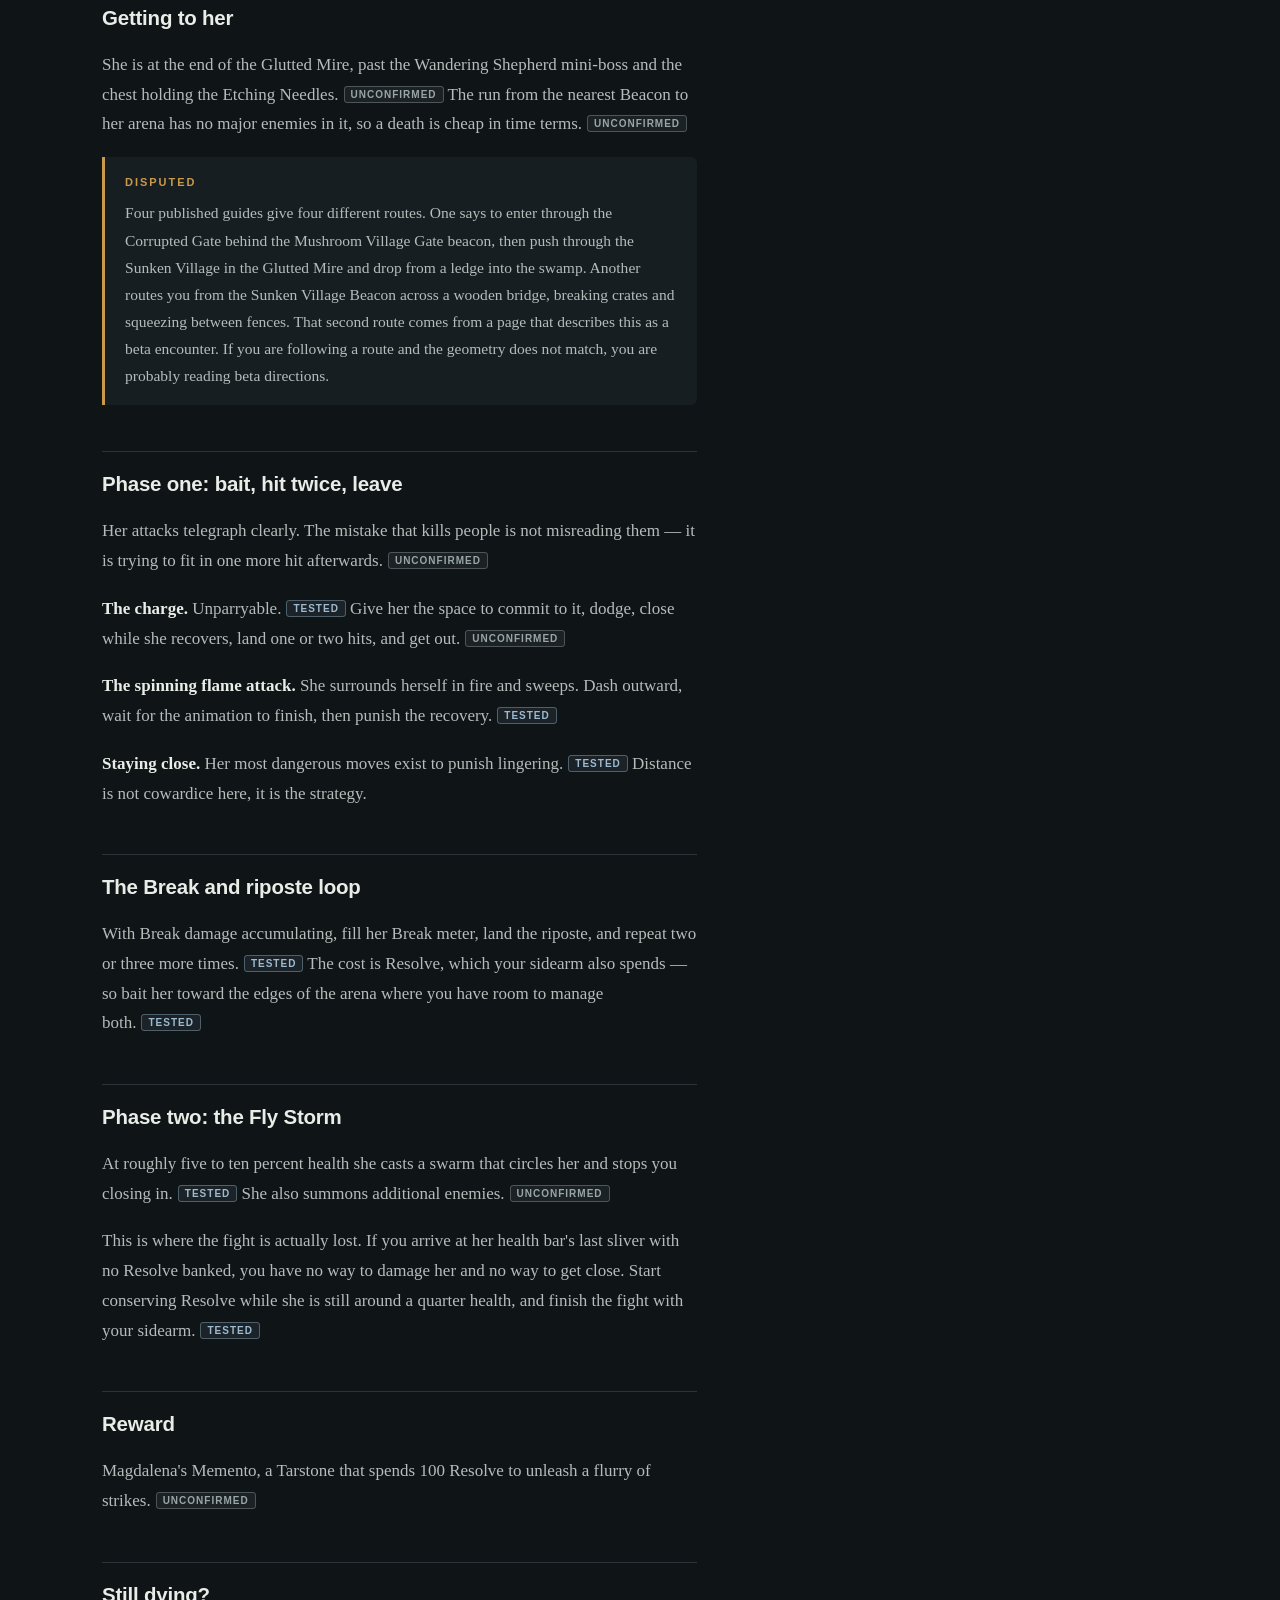
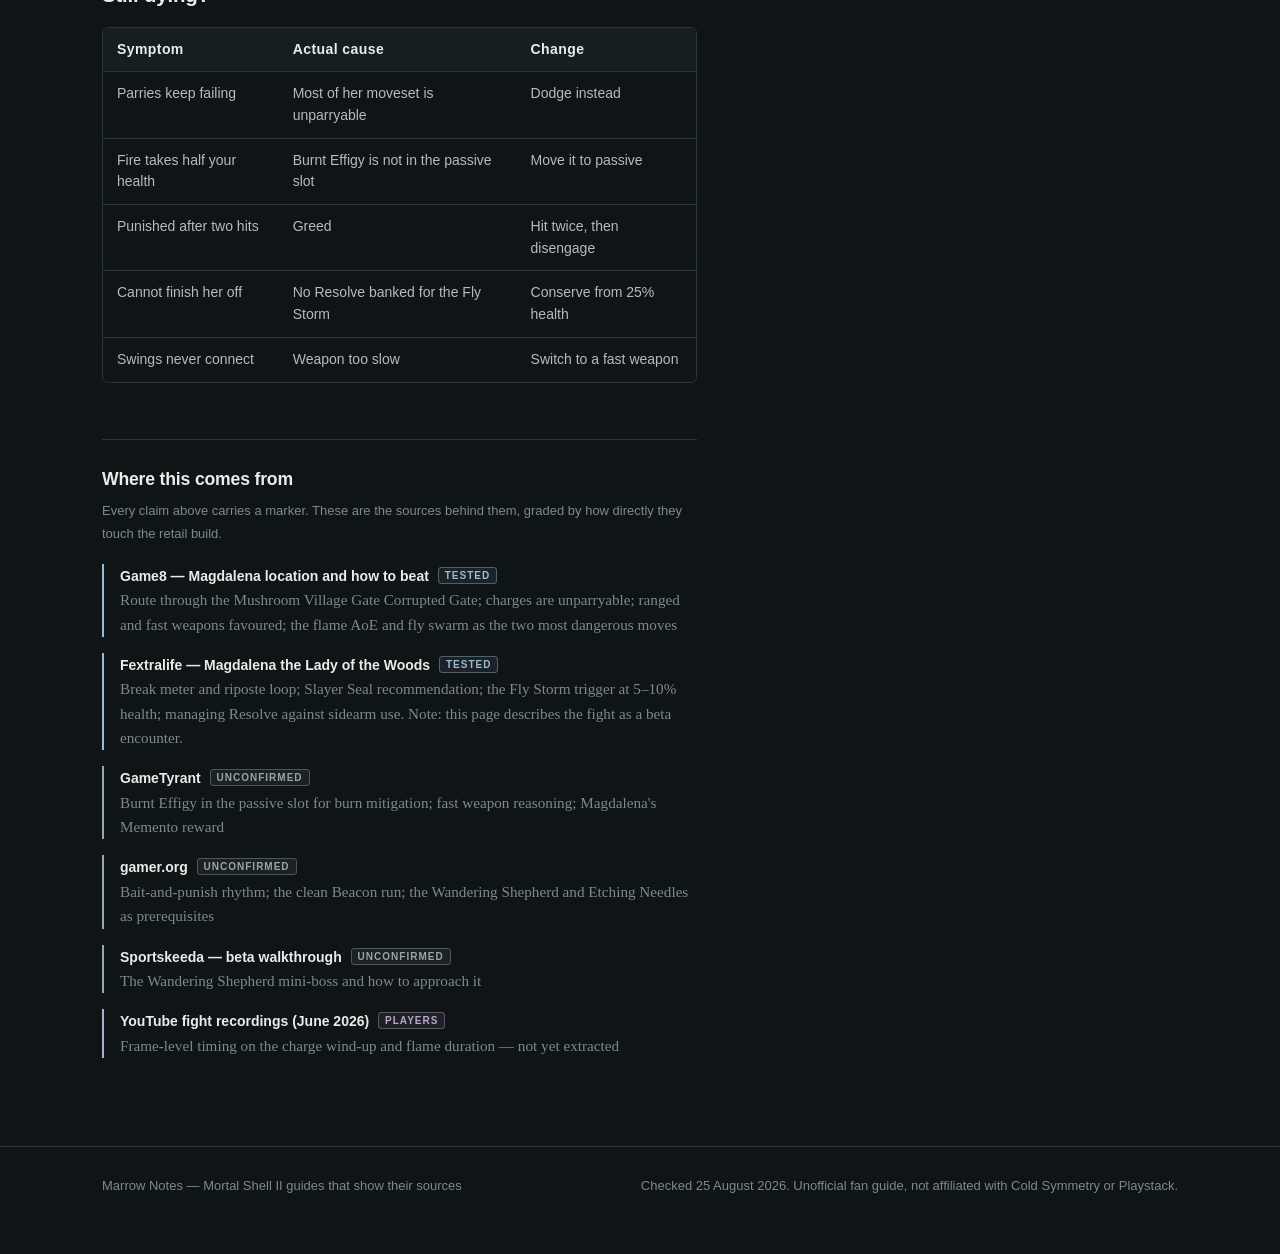
<file: site/bosses/magdalena.html>
<!DOCTYPE html>
<html lang="en">
<head>
<meta charset="utf-8">
<meta name="viewport" content="width=device-width, initial-scale=1">
<title>How to beat Magdalena in Mortal Shell II</title>
<meta name="description" content="Magdalena, the Lady of the Woods: the loadout to bring, why parrying fails, how to survive the Fly Storm at low health, and why four guides give four routes.">
<link rel="canonical" href="https://marrow-notes-mu.vercel.app/bosses/magdalena.html">
<meta name="robots" content="index, follow">
<meta property="og:type" content="article">
<meta property="og:title" content="How to beat Magdalena in Mortal Shell II">
<meta property="og:description" content="Magdalena, the Lady of the Woods: the loadout to bring, why parrying fails, how to survive the Fly Storm at low health, and why four guides give four routes.">
<meta property="og:url" content="https://marrow-notes-mu.vercel.app/bosses/magdalena.html">
<meta property="og:site_name" content="Marrow Notes">
<meta property="og:image" content="https://marrow-notes-mu.vercel.app/og/bosses-magdalena.jpg">
<meta property="og:image:type" content="image/jpeg">
<meta property="og:image:width" content="1200">
<meta property="og:image:height" content="630">
<meta property="og:image:alt" content="How to beat Magdalena, the Lady of the Woods — Marrow Notes">
<meta name="twitter:card" content="summary_large_image">
<meta name="twitter:title" content="How to beat Magdalena in Mortal Shell II">
<meta name="twitter:description" content="Magdalena, the Lady of the Woods: the loadout to bring, why parrying fails, how to survive the Fly Storm at low health, and why four guides give four routes.">
<meta name="twitter:image" content="https://marrow-notes-mu.vercel.app/og/bosses-magdalena.jpg">
<script type="application/ld+json">{"@context":"https://schema.org","@type":"Article","headline":"How to beat Magdalena, the Lady of the Woods","description":"Magdalena, the Lady of the Woods: the loadout to bring, why parrying fails, how to survive the Fly Storm at low health, and why four guides give four routes.","inLanguage":"en","dateModified":"2026-08-24","publisher":{"@type":"Organization","name":"Marrow Notes"}}</script>
<link rel="stylesheet" href="../assets/site.css">
<link rel="icon" href="../assets/favicon.svg" type="image/svg+xml">
<link rel="apple-touch-icon" href="../assets/apple-touch-icon.png">
<script async src="https://www.googletagmanager.com/gtag/js?id=G-03TS215VKQ"></script>
<script>window.dataLayer=window.dataLayer||[];function gtag(){dataLayer.push(arguments);}gtag('js',new Date());gtag('config','G-03TS215VKQ');</script>
</head>
<body>
<a class="skip" href="#main">Skip to content</a>
<header class="bar"><div class="bar-in">
  <a class="brand" href="../index.html">Marrow<span>&#183;</span>Notes</a>
  <nav class="nav" aria-label="Main"><a href="../bosses/index.html" aria-current="page">Bosses</a><a href="../shells/index.html">Shells</a><a href="../systems/index.html">Systems</a></nav>
</div></header>

<div class="wrap"><div class="cols">
<main id="main">
<nav class="crumb" aria-label="Breadcrumb"><a href="../index.html">Home</a> &rsaquo; <a href="../bosses/index.html">Bosses</a> &rsaquo; How to beat Magdalena, the Lady of the Woods</nav>
<p class="eyebrow">Boss guide</p>
<h1>How to beat Magdalena, the Lady of the Woods</h1>
<p class="lede">Mechanically she is one of the simpler fights in the game. She kills people anyway, because almost everything she does punishes the instinct this genre trained into you: parry, then punish. Here, you dodge.</p>
<figure class="hero"><img src="../shots/mire-antlered.jpg" width="1400" height="788" alt="An antlered enemy in the swamp. This is a publisher screenshot of the region, not the Magdalena arena — no official image of that fight has been released." loading="lazy" decoding="async"><figcaption>An antlered enemy in the swamp. This is a publisher screenshot of the region, not the Magdalena arena — no official image of that fight has been released. <span class="credit">Cold Symmetry / Playstack — Steam store page</span></figcaption></figure>
<h2 id="the-short-version">The short version</h2>
<p>Do not treat this as a parry test. Most of her offence cannot be blocked normally, so dodging is the more consistent way to survive.<span class="mk mk-t2" title="Reported by a guide site working from the retail build">Tested</span> Bring burn mitigation, bring a fast weapon, and save some Resolve for the end of the fight — at low health she surrounds herself with flies and you will need to finish her at range.<span class="mk mk-t2" title="Reported by a guide site working from the retail build">Tested</span></p>
<h2 id="what-to-bring">What to bring</h2>
<ul><li><strong>Effigy</strong> — Burnt Effigy in the <strong>passive</strong> slot, not the active one. Passive gives you burn mitigation for the whole fight, which matters because her signature move surrounds her in flame.<span class="mk mk-t3" title="Single source, or a claim we could not cross-check">Unconfirmed</span></li><li><strong>Weapon</strong> — something fast. She moves constantly, and a two-handed sword or axe will not land before she has repositioned.<span class="mk mk-t3" title="Single source, or a claim we could not cross-check">Unconfirmed</span></li><li><strong>Sidearm</strong> — mandatory. The final phase is not winnable in melee.<span class="mk mk-t2" title="Reported by a guide site working from the retail build">Tested</span></li><li><strong>Seal</strong> — the Slayer Seal builds Break damage quickly, which sets up the riposte loop.<span class="mk mk-t2" title="Reported by a guide site working from the retail build">Tested</span></li></ul>
<aside class="call "><span class="lab">Disputed</span><p>The Slayer Seal is recommended for this fight without caveat by one wiki, while a separate beginner guide states the Slayer Seal locks some achievements. If you are chasing a full completion, verify before equipping it.</p></aside>
<h2 id="getting-to-her">Getting to her</h2>
<p>She is at the end of the Glutted Mire, past the Wandering Shepherd mini-boss and the chest holding the Etching Needles.<span class="mk mk-t3" title="Single source, or a claim we could not cross-check">Unconfirmed</span> The run from the nearest Beacon to her arena has no major enemies in it, so a death is cheap in time terms.<span class="mk mk-t3" title="Single source, or a claim we could not cross-check">Unconfirmed</span></p>
<aside class="call "><span class="lab">Disputed</span><p>Four published guides give four different routes. One says to enter through the Corrupted Gate behind the Mushroom Village Gate beacon, then push through the Sunken Village in the Glutted Mire and drop from a ledge into the swamp. Another routes you from the Sunken Village Beacon across a wooden bridge, breaking crates and squeezing between fences. That second route comes from a page that describes this as a beta encounter. If you are following a route and the geometry does not match, you are probably reading beta directions.</p></aside>
<h2 id="phase-one-bait-hit-twice-leave">Phase one: bait, hit twice, leave</h2>
<p>Her attacks telegraph clearly. The mistake that kills people is not misreading them — it is trying to fit in one more hit afterwards.<span class="mk mk-t3" title="Single source, or a claim we could not cross-check">Unconfirmed</span></p>
<p><strong>The charge.</strong> Unparryable.<span class="mk mk-t2" title="Reported by a guide site working from the retail build">Tested</span> Give her the space to commit to it, dodge, close while she recovers, land one or two hits, and get out.<span class="mk mk-t3" title="Single source, or a claim we could not cross-check">Unconfirmed</span></p>
<p><strong>The spinning flame attack.</strong> She surrounds herself in fire and sweeps. Dash outward, wait for the animation to finish, then punish the recovery.<span class="mk mk-t2" title="Reported by a guide site working from the retail build">Tested</span></p>
<p><strong>Staying close.</strong> Her most dangerous moves exist to punish lingering.<span class="mk mk-t2" title="Reported by a guide site working from the retail build">Tested</span> Distance is not cowardice here, it is the strategy.</p>
<h2 id="the-break-and-riposte-loop">The Break and riposte loop</h2>
<p>With Break damage accumulating, fill her Break meter, land the riposte, and repeat two or three more times.<span class="mk mk-t2" title="Reported by a guide site working from the retail build">Tested</span> The cost is Resolve, which your sidearm also spends — so bait her toward the edges of the arena where you have room to manage both.<span class="mk mk-t2" title="Reported by a guide site working from the retail build">Tested</span></p>
<h2 id="phase-two-the-fly-storm">Phase two: the Fly Storm</h2>
<p>At roughly five to ten percent health she casts a swarm that circles her and stops you closing in.<span class="mk mk-t2" title="Reported by a guide site working from the retail build">Tested</span> She also summons additional enemies.<span class="mk mk-t3" title="Single source, or a claim we could not cross-check">Unconfirmed</span></p>
<p>This is where the fight is actually lost. If you arrive at her health bar&#x27;s last sliver with no Resolve banked, you have no way to damage her and no way to get close. Start conserving Resolve while she is still around a quarter health, and finish the fight with your sidearm.<span class="mk mk-t2" title="Reported by a guide site working from the retail build">Tested</span></p>
<h2 id="reward">Reward</h2>
<p>Magdalena&#x27;s Memento, a Tarstone that spends 100 Resolve to unleash a flurry of strikes.<span class="mk mk-t3" title="Single source, or a claim we could not cross-check">Unconfirmed</span></p>
<h2 id="still-dying">Still dying?</h2>
<div class="tw"><table><thead><tr><th>Symptom</th><th>Actual cause</th><th>Change</th></tr></thead><tbody><tr><td>Parries keep failing</td><td>Most of her moveset is unparryable</td><td>Dodge instead</td></tr><tr><td>Fire takes half your health</td><td>Burnt Effigy is not in the passive slot</td><td>Move it to passive</td></tr><tr><td>Punished after two hits</td><td>Greed</td><td>Hit twice, then disengage</td></tr><tr><td>Cannot finish her off</td><td>No Resolve banked for the Fly Storm</td><td>Conserve from 25% health</td></tr><tr><td>Swings never connect</td><td>Weapon too slow</td><td>Switch to a fast weapon</td></tr></tbody></table></div>
<section class="src"><h2 id="where-this-comes-from">Where this comes from</h2><p class="hint">Every claim above carries a marker. These are the sources behind them, graded by how directly they touch the retail build.</p><ol><li class="s-t2"><span class="nm">Game8 — Magdalena location and how to beat <span class="mk mk-t2" title="Reported by a guide site working from the retail build">Tested</span></span><span class="wh">Route through the Mushroom Village Gate Corrupted Gate; charges are unparryable; ranged and fast weapons favoured; the flame AoE and fly swarm as the two most dangerous moves</span></li><li class="s-t2"><span class="nm">Fextralife — Magdalena the Lady of the Woods <span class="mk mk-t2" title="Reported by a guide site working from the retail build">Tested</span></span><span class="wh">Break meter and riposte loop; Slayer Seal recommendation; the Fly Storm trigger at 5–10% health; managing Resolve against sidearm use. Note: this page describes the fight as a beta encounter.</span></li><li class="s-t3"><span class="nm">GameTyrant <span class="mk mk-t3" title="Single source, or a claim we could not cross-check">Unconfirmed</span></span><span class="wh">Burnt Effigy in the passive slot for burn mitigation; fast weapon reasoning; Magdalena&#x27;s Memento reward</span></li><li class="s-t3"><span class="nm">gamer.org <span class="mk mk-t3" title="Single source, or a claim we could not cross-check">Unconfirmed</span></span><span class="wh">Bait-and-punish rhythm; the clean Beacon run; the Wandering Shepherd and Etching Needles as prerequisites</span></li><li class="s-t3"><span class="nm">Sportskeeda — beta walkthrough <span class="mk mk-t3" title="Single source, or a claim we could not cross-check">Unconfirmed</span></span><span class="wh">The Wandering Shepherd mini-boss and how to approach it</span></li><li class="s-ugc"><span class="nm">YouTube fight recordings (June 2026) <span class="mk mk-ugc" title="Community reports — treated as leads, not facts">Players</span></span><span class="wh">Frame-level timing on the charge wind-up and flame duration — not yet extracted</span></li></ol></section>
</main>
<nav class="toc" aria-label="On this page"><p class="toc-t">On this page</p><ul><li><a href="#the-short-version">The short version</a></li><li><a href="#what-to-bring">What to bring</a></li><li><a href="#getting-to-her">Getting to her</a></li><li><a href="#phase-one-bait-hit-twice-leave">Phase one: bait, hit twice, leave</a></li><li><a href="#the-break-and-riposte-loop">The Break and riposte loop</a></li><li><a href="#phase-two-the-fly-storm">Phase two: the Fly Storm</a></li><li><a href="#reward">Reward</a></li><li><a href="#still-dying">Still dying?</a></li><li><a href="#where-this-comes-from">Where this comes from</a></li></ul></nav>
</div></div>

<footer><div class="foot">
  <span>Marrow Notes &mdash; Mortal Shell II guides that show their sources</span>
  <span>Checked 25 August 2026. Unofficial fan guide, not affiliated with Cold Symmetry or Playstack.</span>
</div></footer>
</body>
</html>
</file>
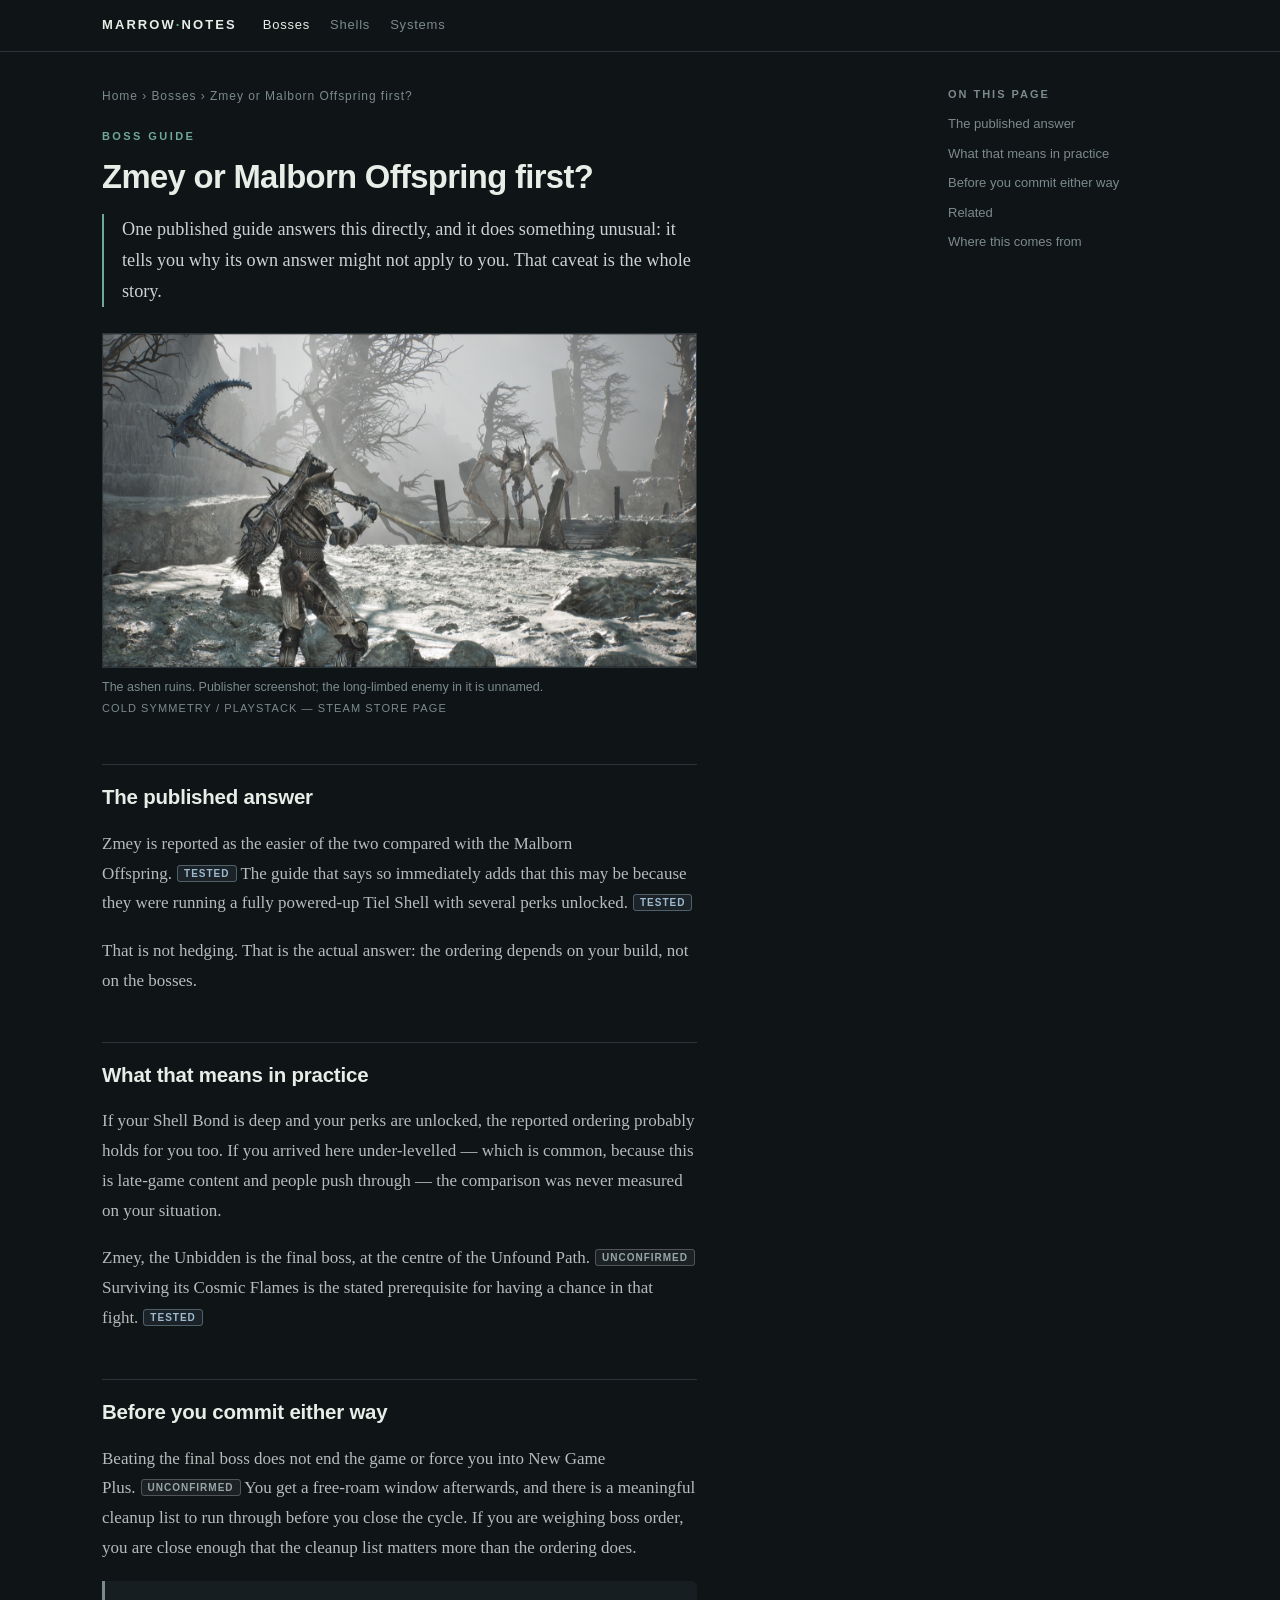
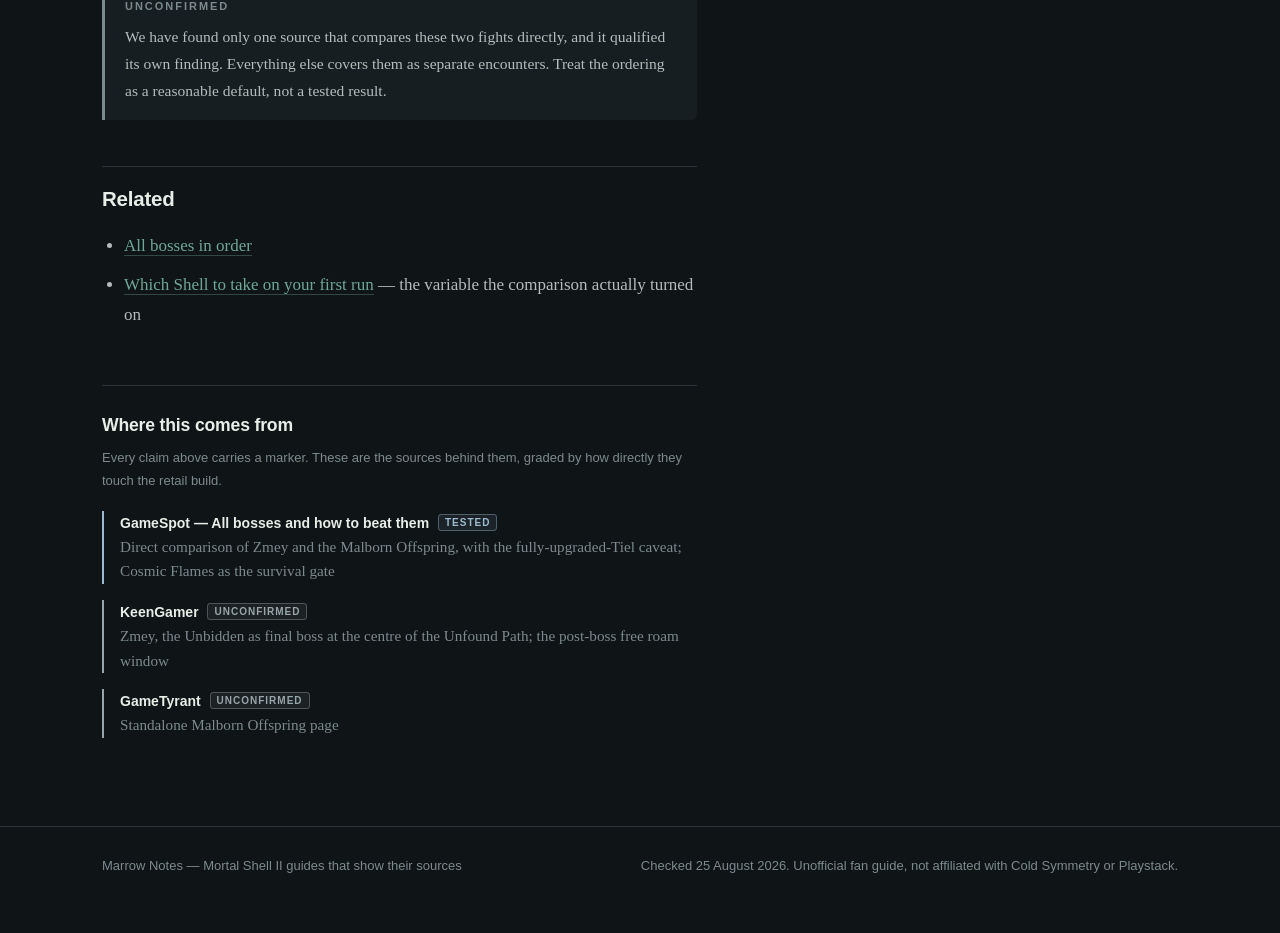
<file: site/bosses/zmey-or-malborn.html>
<!DOCTYPE html>
<html lang="en">
<head>
<meta charset="utf-8">
<meta name="viewport" content="width=device-width, initial-scale=1">
<title>Zmey or Malborn Offspring first? | Mortal Shell II</title>
<meta name="description" content="Which late-game Mortal Shell II boss to fight first. The only guide that answered admitted its answer depended on a fully upgraded Shell.">
<link rel="canonical" href="https://marrow-notes-mu.vercel.app/bosses/zmey-or-malborn.html">
<meta name="robots" content="index, follow">
<meta property="og:type" content="article">
<meta property="og:title" content="Zmey or Malborn Offspring first? | Mortal Shell II">
<meta property="og:description" content="Which late-game Mortal Shell II boss to fight first. The only guide that answered admitted its answer depended on a fully upgraded Shell.">
<meta property="og:url" content="https://marrow-notes-mu.vercel.app/bosses/zmey-or-malborn.html">
<meta property="og:site_name" content="Marrow Notes">
<meta property="og:image" content="https://marrow-notes-mu.vercel.app/og/bosses-zmey-or-malborn.jpg">
<meta property="og:image:type" content="image/jpeg">
<meta property="og:image:width" content="1200">
<meta property="og:image:height" content="630">
<meta property="og:image:alt" content="Zmey or Malborn Offspring first? — Marrow Notes">
<meta name="twitter:card" content="summary_large_image">
<meta name="twitter:title" content="Zmey or Malborn Offspring first? | Mortal Shell II">
<meta name="twitter:description" content="Which late-game Mortal Shell II boss to fight first. The only guide that answered admitted its answer depended on a fully upgraded Shell.">
<meta name="twitter:image" content="https://marrow-notes-mu.vercel.app/og/bosses-zmey-or-malborn.jpg">
<script type="application/ld+json">{"@context":"https://schema.org","@type":"Article","headline":"Zmey or Malborn Offspring first?","description":"Which late-game Mortal Shell II boss to fight first. The only guide that answered admitted its answer depended on a fully upgraded Shell.","inLanguage":"en","dateModified":"2026-08-24","publisher":{"@type":"Organization","name":"Marrow Notes"}}</script>
<link rel="stylesheet" href="../assets/site.css">
<link rel="icon" href="../assets/favicon.svg" type="image/svg+xml">
<link rel="apple-touch-icon" href="../assets/apple-touch-icon.png">
<script async src="https://www.googletagmanager.com/gtag/js?id=G-03TS215VKQ"></script>
<script>window.dataLayer=window.dataLayer||[];function gtag(){dataLayer.push(arguments);}gtag('js',new Date());gtag('config','G-03TS215VKQ');</script>
</head>
<body>
<a class="skip" href="#main">Skip to content</a>
<header class="bar"><div class="bar-in">
  <a class="brand" href="../index.html">Marrow<span>&#183;</span>Notes</a>
  <nav class="nav" aria-label="Main"><a href="../bosses/index.html" aria-current="page">Bosses</a><a href="../shells/index.html">Shells</a><a href="../systems/index.html">Systems</a></nav>
</div></header>

<div class="wrap"><div class="cols">
<main id="main">
<nav class="crumb" aria-label="Breadcrumb"><a href="../index.html">Home</a> &rsaquo; <a href="../bosses/index.html">Bosses</a> &rsaquo; Zmey or Malborn Offspring first?</nav>
<p class="eyebrow">Boss guide</p>
<h1>Zmey or Malborn Offspring first?</h1>
<p class="lede">One published guide answers this directly, and it does something unusual: it tells you why its own answer might not apply to you. That caveat is the whole story.</p>
<figure class="hero"><img src="../shots/ashen-ruins.jpg" width="1400" height="788" alt="The ashen ruins. Publisher screenshot; the long-limbed enemy in it is unnamed." loading="lazy" decoding="async"><figcaption>The ashen ruins. Publisher screenshot; the long-limbed enemy in it is unnamed. <span class="credit">Cold Symmetry / Playstack — Steam store page</span></figcaption></figure>
<h2 id="the-published-answer">The published answer</h2>
<p>Zmey is reported as the easier of the two compared with the Malborn Offspring.<span class="mk mk-t2" title="Reported by a guide site working from the retail build">Tested</span> The guide that says so immediately adds that this may be because they were running a fully powered-up Tiel Shell with several perks unlocked.<span class="mk mk-t2" title="Reported by a guide site working from the retail build">Tested</span></p>
<p>That is not hedging. That is the actual answer: the ordering depends on your build, not on the bosses.</p>
<h2 id="what-that-means-in-practice">What that means in practice</h2>
<p>If your Shell Bond is deep and your perks are unlocked, the reported ordering probably holds for you too. If you arrived here under-levelled — which is common, because this is late-game content and people push through — the comparison was never measured on your situation.</p>
<p>Zmey, the Unbidden is the final boss, at the centre of the Unfound Path.<span class="mk mk-t3" title="Single source, or a claim we could not cross-check">Unconfirmed</span> Surviving its Cosmic Flames is the stated prerequisite for having a chance in that fight.<span class="mk mk-t2" title="Reported by a guide site working from the retail build">Tested</span></p>
<h2 id="before-you-commit-either-way">Before you commit either way</h2>
<p>Beating the final boss does not end the game or force you into New Game Plus.<span class="mk mk-t3" title="Single source, or a claim we could not cross-check">Unconfirmed</span> You get a free-roam window afterwards, and there is a meaningful cleanup list to run through before you close the cycle. If you are weighing boss order, you are close enough that the cleanup list matters more than the ordering does.</p>
<aside class="call call-unconfirmed"><span class="lab">Unconfirmed</span><p>We have found only one source that compares these two fights directly, and it qualified its own finding. Everything else covers them as separate encounters. Treat the ordering as a reasonable default, not a tested result.</p></aside>
<h2 id="related">Related</h2>
<ul><li><a href="../bosses/index.html">All bosses in order</a></li><li><a href="../shells/best-first-shell.html">Which Shell to take on your first run</a> — the variable the comparison actually turned on</li></ul>
<section class="src"><h2 id="where-this-comes-from">Where this comes from</h2><p class="hint">Every claim above carries a marker. These are the sources behind them, graded by how directly they touch the retail build.</p><ol><li class="s-t2"><span class="nm">GameSpot — All bosses and how to beat them <span class="mk mk-t2" title="Reported by a guide site working from the retail build">Tested</span></span><span class="wh">Direct comparison of Zmey and the Malborn Offspring, with the fully-upgraded-Tiel caveat; Cosmic Flames as the survival gate</span></li><li class="s-t3"><span class="nm">KeenGamer <span class="mk mk-t3" title="Single source, or a claim we could not cross-check">Unconfirmed</span></span><span class="wh">Zmey, the Unbidden as final boss at the centre of the Unfound Path; the post-boss free roam window</span></li><li class="s-t3"><span class="nm">GameTyrant <span class="mk mk-t3" title="Single source, or a claim we could not cross-check">Unconfirmed</span></span><span class="wh">Standalone Malborn Offspring page</span></li></ol></section>
</main>
<nav class="toc" aria-label="On this page"><p class="toc-t">On this page</p><ul><li><a href="#the-published-answer">The published answer</a></li><li><a href="#what-that-means-in-practice">What that means in practice</a></li><li><a href="#before-you-commit-either-way">Before you commit either way</a></li><li><a href="#related">Related</a></li><li><a href="#where-this-comes-from">Where this comes from</a></li></ul></nav>
</div></div>

<footer><div class="foot">
  <span>Marrow Notes &mdash; Mortal Shell II guides that show their sources</span>
  <span>Checked 25 August 2026. Unofficial fan guide, not affiliated with Cold Symmetry or Playstack.</span>
</div></footer>
</body>
</html>
</file>
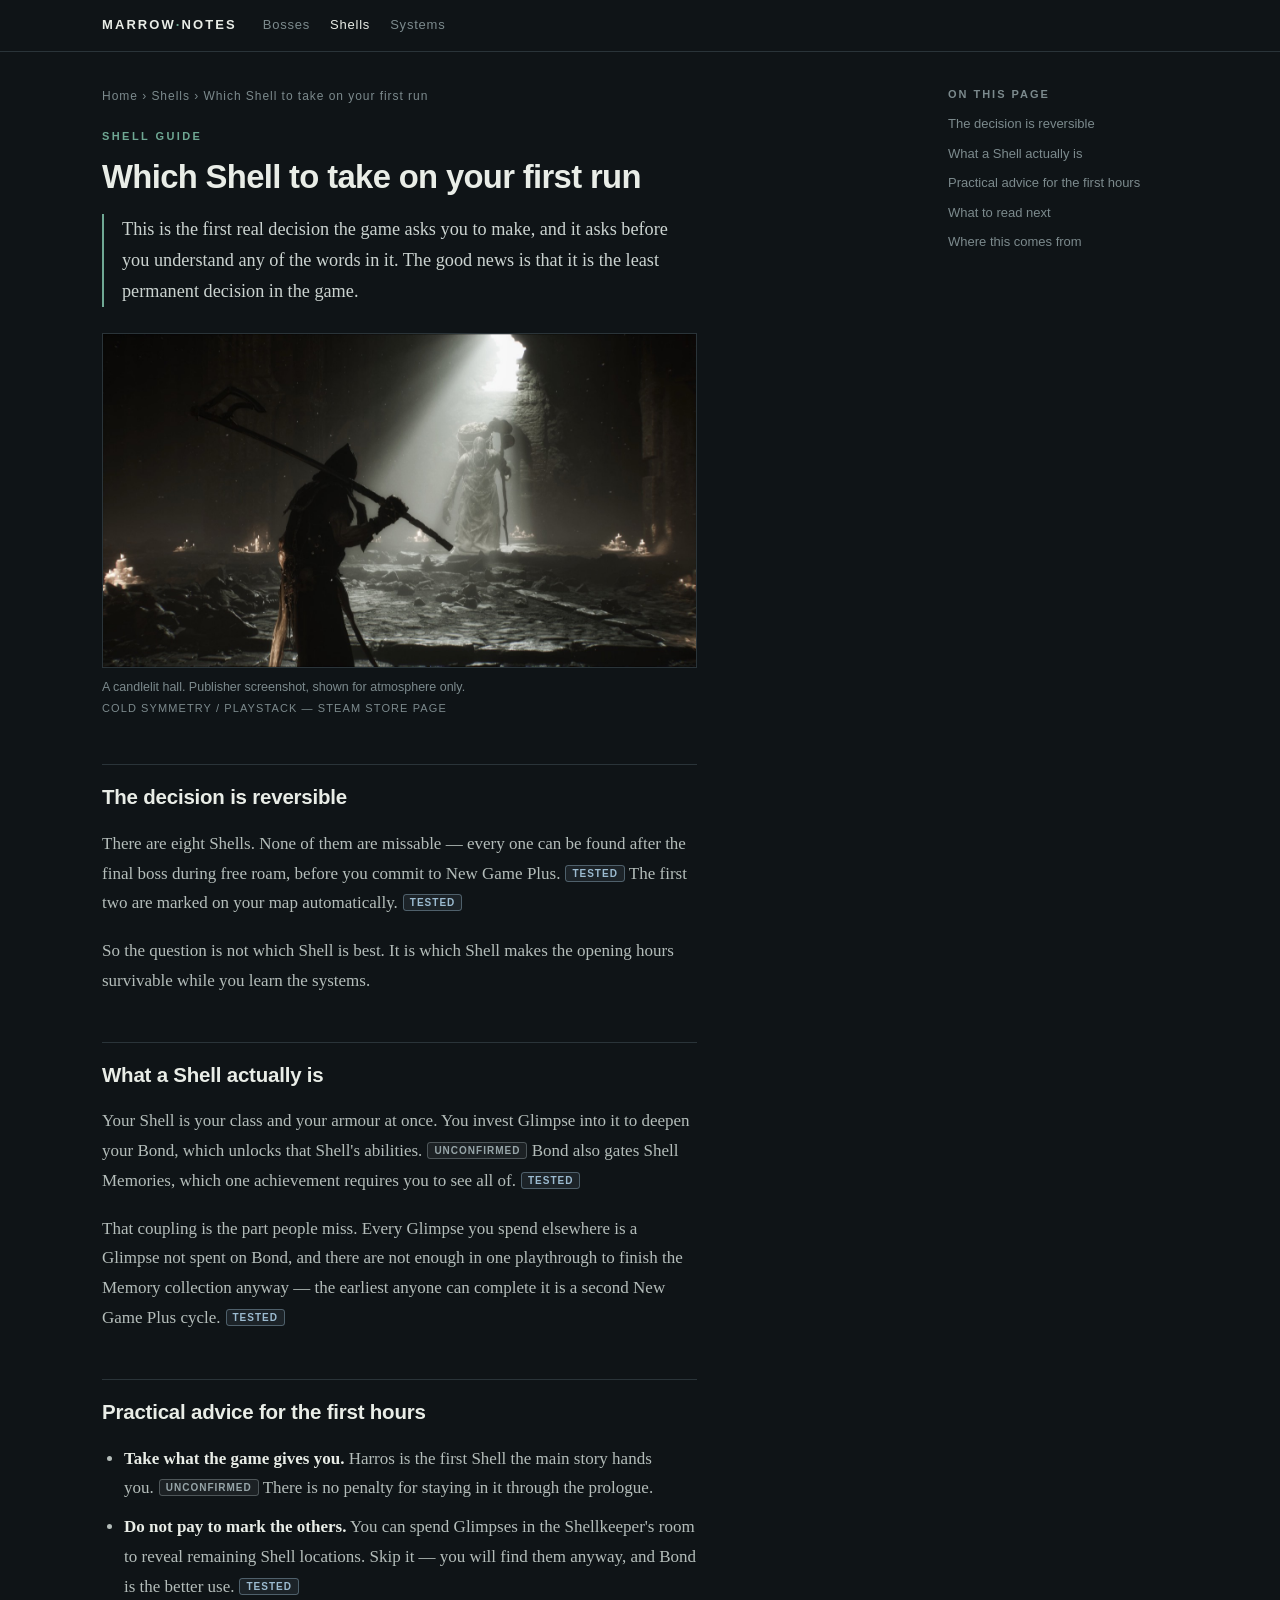
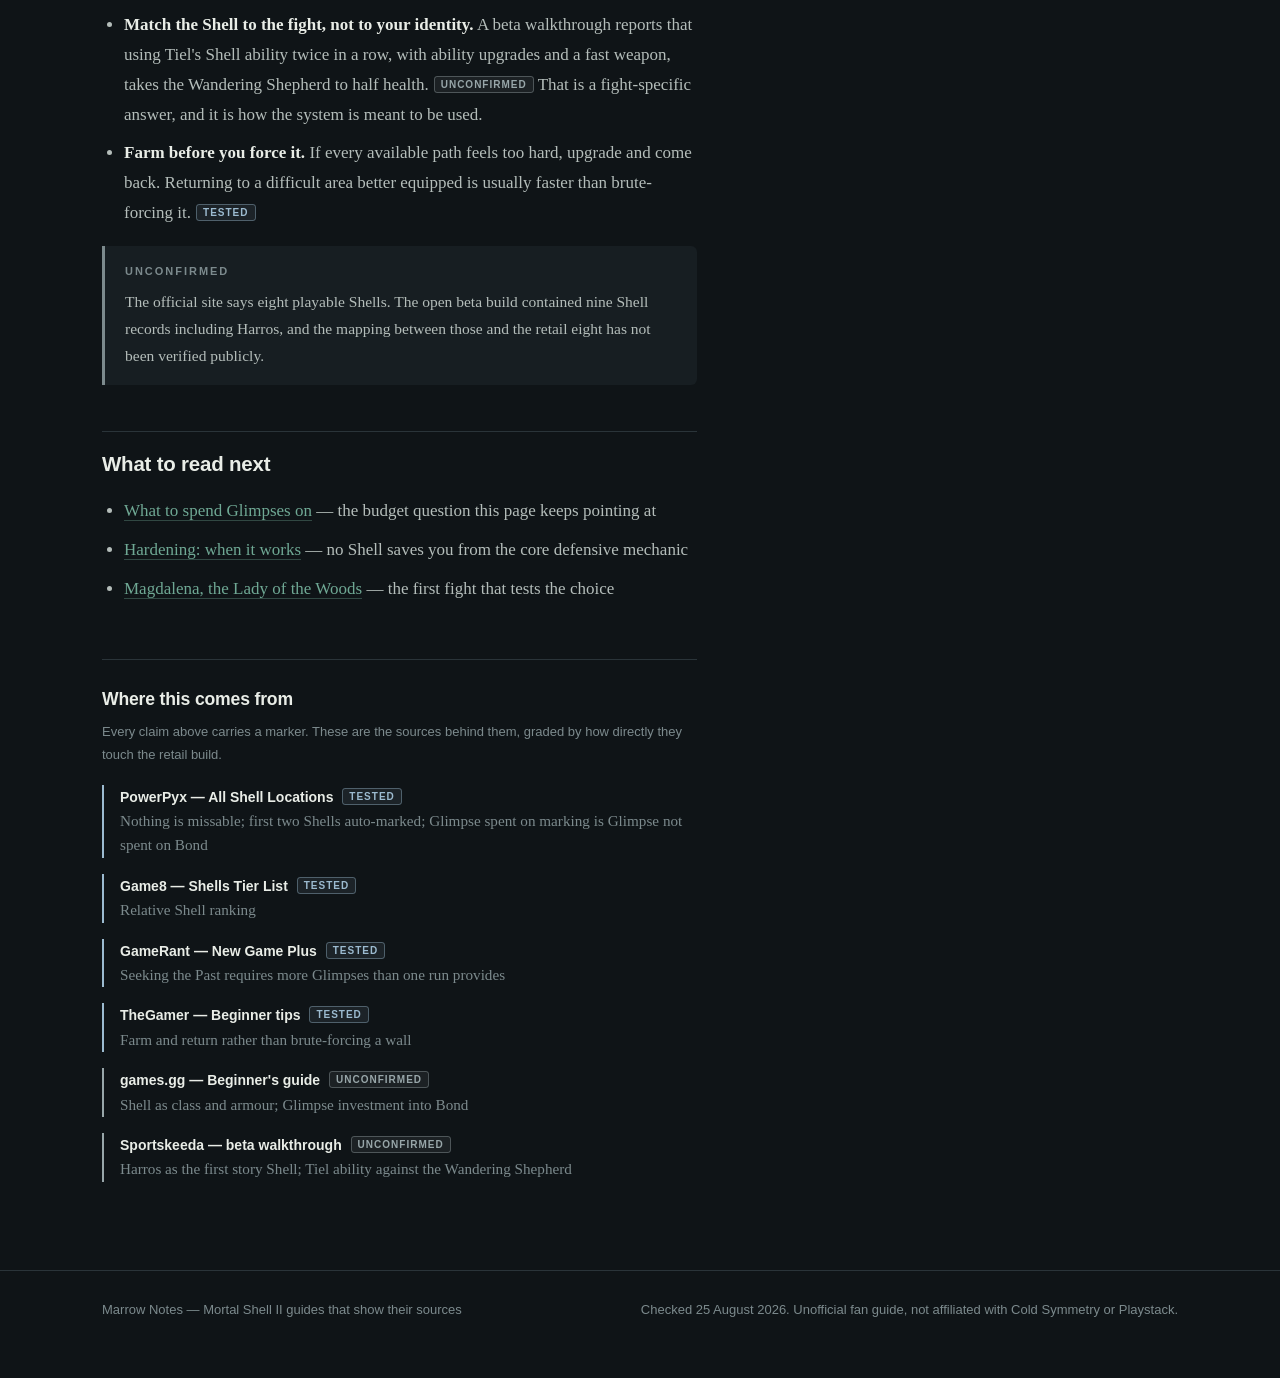
<file: site/shells/best-first-shell.html>
<!DOCTYPE html>
<html lang="en">
<head>
<meta charset="utf-8">
<meta name="viewport" content="width=device-width, initial-scale=1">
<title>Best Shell for your first Mortal Shell II run</title>
<meta name="description" content="How to choose your first Shell in Mortal Shell II, why the choice is reversible, and why spending Glimpses to find more Shells early is a mistake.">
<link rel="canonical" href="https://marrow-notes-mu.vercel.app/shells/best-first-shell.html">
<meta name="robots" content="index, follow">
<meta property="og:type" content="article">
<meta property="og:title" content="Best Shell for your first Mortal Shell II run">
<meta property="og:description" content="How to choose your first Shell in Mortal Shell II, why the choice is reversible, and why spending Glimpses to find more Shells early is a mistake.">
<meta property="og:url" content="https://marrow-notes-mu.vercel.app/shells/best-first-shell.html">
<meta property="og:site_name" content="Marrow Notes">
<meta property="og:image" content="https://marrow-notes-mu.vercel.app/og/shells-best-first-shell.jpg">
<meta property="og:image:type" content="image/jpeg">
<meta property="og:image:width" content="1200">
<meta property="og:image:height" content="630">
<meta property="og:image:alt" content="Which Shell to take on your first run — Marrow Notes">
<meta name="twitter:card" content="summary_large_image">
<meta name="twitter:title" content="Best Shell for your first Mortal Shell II run">
<meta name="twitter:description" content="How to choose your first Shell in Mortal Shell II, why the choice is reversible, and why spending Glimpses to find more Shells early is a mistake.">
<meta name="twitter:image" content="https://marrow-notes-mu.vercel.app/og/shells-best-first-shell.jpg">
<script type="application/ld+json">{"@context":"https://schema.org","@type":"Article","headline":"Which Shell to take on your first run","description":"How to choose your first Shell in Mortal Shell II, why the choice is reversible, and why spending Glimpses to find more Shells early is a mistake.","inLanguage":"en","dateModified":"2026-08-24","publisher":{"@type":"Organization","name":"Marrow Notes"}}</script>
<link rel="stylesheet" href="../assets/site.css">
<link rel="icon" href="../assets/favicon.svg" type="image/svg+xml">
<link rel="apple-touch-icon" href="../assets/apple-touch-icon.png">
<script async src="https://www.googletagmanager.com/gtag/js?id=G-03TS215VKQ"></script>
<script>window.dataLayer=window.dataLayer||[];function gtag(){dataLayer.push(arguments);}gtag('js',new Date());gtag('config','G-03TS215VKQ');</script>
</head>
<body>
<a class="skip" href="#main">Skip to content</a>
<header class="bar"><div class="bar-in">
  <a class="brand" href="../index.html">Marrow<span>&#183;</span>Notes</a>
  <nav class="nav" aria-label="Main"><a href="../bosses/index.html">Bosses</a><a href="../shells/index.html" aria-current="page">Shells</a><a href="../systems/index.html">Systems</a></nav>
</div></header>

<div class="wrap"><div class="cols">
<main id="main">
<nav class="crumb" aria-label="Breadcrumb"><a href="../index.html">Home</a> &rsaquo; <a href="../shells/index.html">Shells</a> &rsaquo; Which Shell to take on your first run</nav>
<p class="eyebrow">Shell guide</p>
<h1>Which Shell to take on your first run</h1>
<p class="lede">This is the first real decision the game asks you to make, and it asks before you understand any of the words in it. The good news is that it is the least permanent decision in the game.</p>
<figure class="hero"><img src="../shots/candlelit-hall.jpg" width="1400" height="788" alt="A candlelit hall. Publisher screenshot, shown for atmosphere only." loading="lazy" decoding="async"><figcaption>A candlelit hall. Publisher screenshot, shown for atmosphere only. <span class="credit">Cold Symmetry / Playstack — Steam store page</span></figcaption></figure>
<h2 id="the-decision-is-reversible">The decision is reversible</h2>
<p>There are eight Shells. None of them are missable — every one can be found after the final boss during free roam, before you commit to New Game Plus.<span class="mk mk-t2" title="Reported by a guide site working from the retail build">Tested</span> The first two are marked on your map automatically.<span class="mk mk-t2" title="Reported by a guide site working from the retail build">Tested</span></p>
<p>So the question is not which Shell is best. It is which Shell makes the opening hours survivable while you learn the systems.</p>
<h2 id="what-a-shell-actually-is">What a Shell actually is</h2>
<p>Your Shell is your class and your armour at once. You invest Glimpse into it to deepen your Bond, which unlocks that Shell&#x27;s abilities.<span class="mk mk-t3" title="Single source, or a claim we could not cross-check">Unconfirmed</span> Bond also gates Shell Memories, which one achievement requires you to see all of.<span class="mk mk-t2" title="Reported by a guide site working from the retail build">Tested</span></p>
<p>That coupling is the part people miss. Every Glimpse you spend elsewhere is a Glimpse not spent on Bond, and there are not enough in one playthrough to finish the Memory collection anyway — the earliest anyone can complete it is a second New Game Plus cycle.<span class="mk mk-t2" title="Reported by a guide site working from the retail build">Tested</span></p>
<h2 id="practical-advice-for-the-first-hours">Practical advice for the first hours</h2>
<ul><li><strong>Take what the game gives you.</strong> Harros is the first Shell the main story hands you.<span class="mk mk-t3" title="Single source, or a claim we could not cross-check">Unconfirmed</span> There is no penalty for staying in it through the prologue.</li><li><strong>Do not pay to mark the others.</strong> You can spend Glimpses in the Shellkeeper&#x27;s room to reveal remaining Shell locations. Skip it — you will find them anyway, and Bond is the better use.<span class="mk mk-t2" title="Reported by a guide site working from the retail build">Tested</span></li><li><strong>Match the Shell to the fight, not to your identity.</strong> A beta walkthrough reports that using Tiel&#x27;s Shell ability twice in a row, with ability upgrades and a fast weapon, takes the Wandering Shepherd to half health.<span class="mk mk-t3" title="Single source, or a claim we could not cross-check">Unconfirmed</span> That is a fight-specific answer, and it is how the system is meant to be used.</li><li><strong>Farm before you force it.</strong> If every available path feels too hard, upgrade and come back. Returning to a difficult area better equipped is usually faster than brute-forcing it.<span class="mk mk-t2" title="Reported by a guide site working from the retail build">Tested</span></li></ul>
<aside class="call call-unconfirmed"><span class="lab">Unconfirmed</span><p>The official site says eight playable Shells. The open beta build contained nine Shell records including Harros, and the mapping between those and the retail eight has not been verified publicly.</p></aside>
<h2 id="what-to-read-next">What to read next</h2>
<ul><li><a href="../shells/glimpses.html">What to spend Glimpses on</a> — the budget question this page keeps pointing at</li><li><a href="../systems/hardening.html">Hardening: when it works</a> — no Shell saves you from the core defensive mechanic</li><li><a href="../bosses/magdalena.html">Magdalena, the Lady of the Woods</a> — the first fight that tests the choice</li></ul>
<section class="src"><h2 id="where-this-comes-from">Where this comes from</h2><p class="hint">Every claim above carries a marker. These are the sources behind them, graded by how directly they touch the retail build.</p><ol><li class="s-t2"><span class="nm">PowerPyx — All Shell Locations <span class="mk mk-t2" title="Reported by a guide site working from the retail build">Tested</span></span><span class="wh">Nothing is missable; first two Shells auto-marked; Glimpse spent on marking is Glimpse not spent on Bond</span></li><li class="s-t2"><span class="nm">Game8 — Shells Tier List <span class="mk mk-t2" title="Reported by a guide site working from the retail build">Tested</span></span><span class="wh">Relative Shell ranking</span></li><li class="s-t2"><span class="nm">GameRant — New Game Plus <span class="mk mk-t2" title="Reported by a guide site working from the retail build">Tested</span></span><span class="wh">Seeking the Past requires more Glimpses than one run provides</span></li><li class="s-t2"><span class="nm">TheGamer — Beginner tips <span class="mk mk-t2" title="Reported by a guide site working from the retail build">Tested</span></span><span class="wh">Farm and return rather than brute-forcing a wall</span></li><li class="s-t3"><span class="nm">games.gg — Beginner&#x27;s guide <span class="mk mk-t3" title="Single source, or a claim we could not cross-check">Unconfirmed</span></span><span class="wh">Shell as class and armour; Glimpse investment into Bond</span></li><li class="s-t3"><span class="nm">Sportskeeda — beta walkthrough <span class="mk mk-t3" title="Single source, or a claim we could not cross-check">Unconfirmed</span></span><span class="wh">Harros as the first story Shell; Tiel ability against the Wandering Shepherd</span></li></ol></section>
</main>
<nav class="toc" aria-label="On this page"><p class="toc-t">On this page</p><ul><li><a href="#the-decision-is-reversible">The decision is reversible</a></li><li><a href="#what-a-shell-actually-is">What a Shell actually is</a></li><li><a href="#practical-advice-for-the-first-hours">Practical advice for the first hours</a></li><li><a href="#what-to-read-next">What to read next</a></li><li><a href="#where-this-comes-from">Where this comes from</a></li></ul></nav>
</div></div>

<footer><div class="foot">
  <span>Marrow Notes &mdash; Mortal Shell II guides that show their sources</span>
  <span>Checked 25 August 2026. Unofficial fan guide, not affiliated with Cold Symmetry or Playstack.</span>
</div></footer>
</body>
</html>
</file>
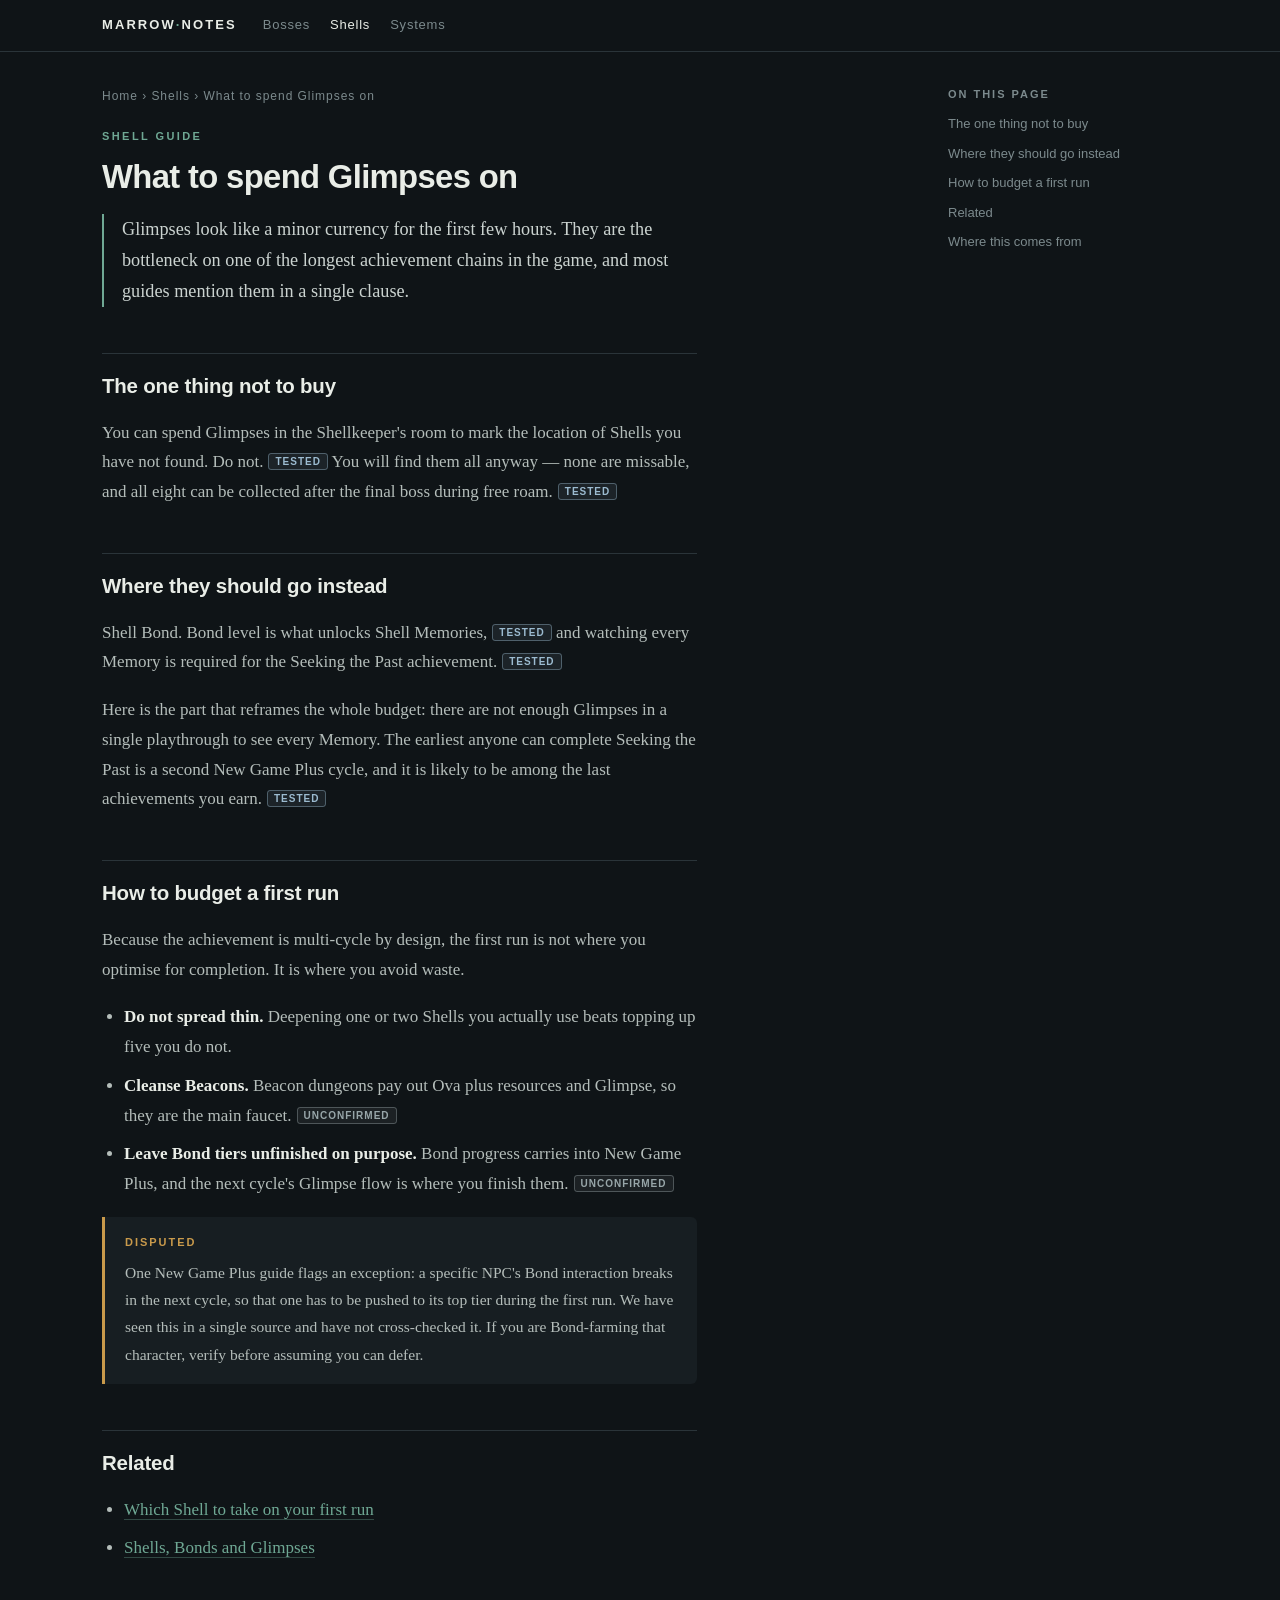
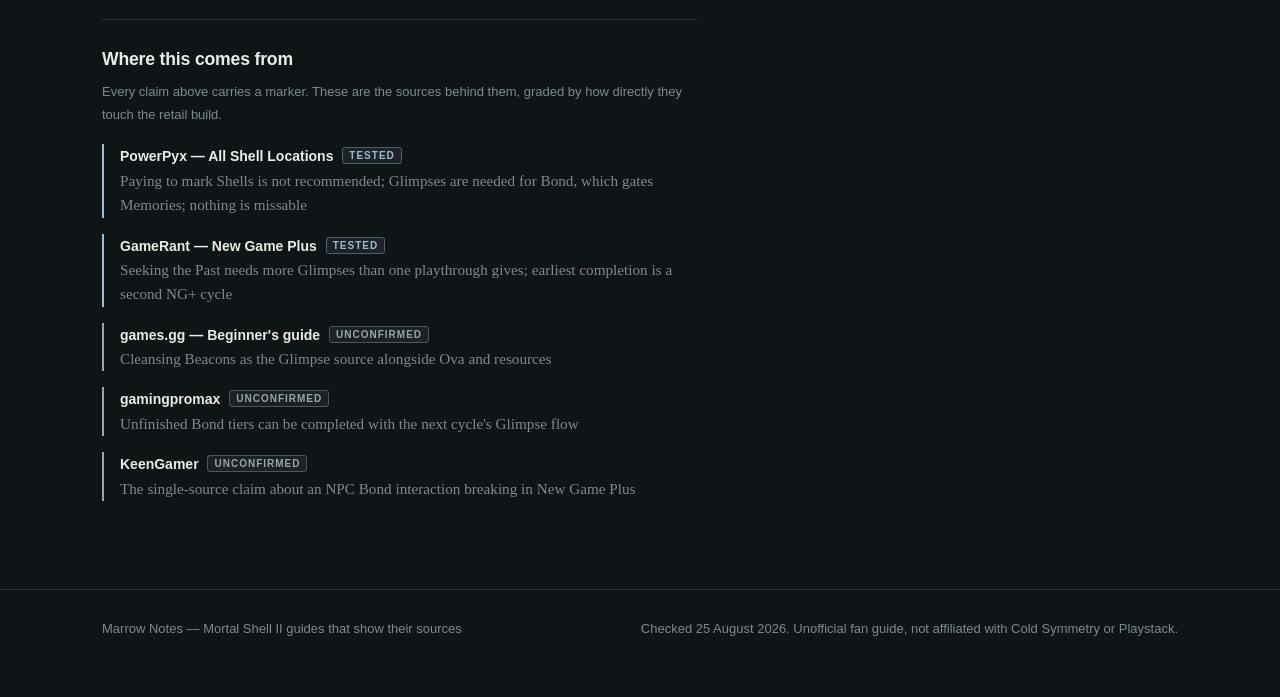
<file: site/shells/glimpses.html>
<!DOCTYPE html>
<html lang="en">
<head>
<meta charset="utf-8">
<meta name="viewport" content="width=device-width, initial-scale=1">
<title>What to spend Glimpses on in Mortal Shell II</title>
<meta name="description" content="Glimpses gate Shell Bond, and Bond gates Shell Memories. Here is why paying to mark Shell locations is a trap and how the budget works across cycles.">
<link rel="canonical" href="https://marrow-notes-mu.vercel.app/shells/glimpses.html">
<meta name="robots" content="index, follow">
<meta property="og:type" content="article">
<meta property="og:title" content="What to spend Glimpses on in Mortal Shell II">
<meta property="og:description" content="Glimpses gate Shell Bond, and Bond gates Shell Memories. Here is why paying to mark Shell locations is a trap and how the budget works across cycles.">
<meta property="og:url" content="https://marrow-notes-mu.vercel.app/shells/glimpses.html">
<meta property="og:site_name" content="Marrow Notes">
<meta property="og:image" content="https://marrow-notes-mu.vercel.app/og/shells-glimpses.jpg">
<meta property="og:image:type" content="image/jpeg">
<meta property="og:image:width" content="1200">
<meta property="og:image:height" content="630">
<meta property="og:image:alt" content="What to spend Glimpses on — Marrow Notes">
<meta name="twitter:card" content="summary_large_image">
<meta name="twitter:title" content="What to spend Glimpses on in Mortal Shell II">
<meta name="twitter:description" content="Glimpses gate Shell Bond, and Bond gates Shell Memories. Here is why paying to mark Shell locations is a trap and how the budget works across cycles.">
<meta name="twitter:image" content="https://marrow-notes-mu.vercel.app/og/shells-glimpses.jpg">
<script type="application/ld+json">{"@context":"https://schema.org","@type":"Article","headline":"What to spend Glimpses on","description":"Glimpses gate Shell Bond, and Bond gates Shell Memories. Here is why paying to mark Shell locations is a trap and how the budget works across cycles.","inLanguage":"en","dateModified":"2026-08-24","publisher":{"@type":"Organization","name":"Marrow Notes"}}</script>
<link rel="stylesheet" href="../assets/site.css">
<link rel="icon" href="../assets/favicon.svg" type="image/svg+xml">
<link rel="apple-touch-icon" href="../assets/apple-touch-icon.png">
<script async src="https://www.googletagmanager.com/gtag/js?id=G-03TS215VKQ"></script>
<script>window.dataLayer=window.dataLayer||[];function gtag(){dataLayer.push(arguments);}gtag('js',new Date());gtag('config','G-03TS215VKQ');</script>
</head>
<body>
<a class="skip" href="#main">Skip to content</a>
<header class="bar"><div class="bar-in">
  <a class="brand" href="../index.html">Marrow<span>&#183;</span>Notes</a>
  <nav class="nav" aria-label="Main"><a href="../bosses/index.html">Bosses</a><a href="../shells/index.html" aria-current="page">Shells</a><a href="../systems/index.html">Systems</a></nav>
</div></header>

<div class="wrap"><div class="cols">
<main id="main">
<nav class="crumb" aria-label="Breadcrumb"><a href="../index.html">Home</a> &rsaquo; <a href="../shells/index.html">Shells</a> &rsaquo; What to spend Glimpses on</nav>
<p class="eyebrow">Shell guide</p>
<h1>What to spend Glimpses on</h1>
<p class="lede">Glimpses look like a minor currency for the first few hours. They are the bottleneck on one of the longest achievement chains in the game, and most guides mention them in a single clause.</p>

<h2 id="the-one-thing-not-to-buy">The one thing not to buy</h2>
<p>You can spend Glimpses in the Shellkeeper&#x27;s room to mark the location of Shells you have not found. Do not.<span class="mk mk-t2" title="Reported by a guide site working from the retail build">Tested</span> You will find them all anyway — none are missable, and all eight can be collected after the final boss during free roam.<span class="mk mk-t2" title="Reported by a guide site working from the retail build">Tested</span></p>
<h2 id="where-they-should-go-instead">Where they should go instead</h2>
<p>Shell Bond. Bond level is what unlocks Shell Memories,<span class="mk mk-t2" title="Reported by a guide site working from the retail build">Tested</span> and watching every Memory is required for the Seeking the Past achievement.<span class="mk mk-t2" title="Reported by a guide site working from the retail build">Tested</span></p>
<p>Here is the part that reframes the whole budget: there are not enough Glimpses in a single playthrough to see every Memory. The earliest anyone can complete Seeking the Past is a second New Game Plus cycle, and it is likely to be among the last achievements you earn.<span class="mk mk-t2" title="Reported by a guide site working from the retail build">Tested</span></p>
<h2 id="how-to-budget-a-first-run">How to budget a first run</h2>
<p>Because the achievement is multi-cycle by design, the first run is not where you optimise for completion. It is where you avoid waste.</p>
<ul><li><strong>Do not spread thin.</strong> Deepening one or two Shells you actually use beats topping up five you do not.</li><li><strong>Cleanse Beacons.</strong> Beacon dungeons pay out Ova plus resources and Glimpse, so they are the main faucet.<span class="mk mk-t3" title="Single source, or a claim we could not cross-check">Unconfirmed</span></li><li><strong>Leave Bond tiers unfinished on purpose.</strong> Bond progress carries into New Game Plus, and the next cycle&#x27;s Glimpse flow is where you finish them.<span class="mk mk-t3" title="Single source, or a claim we could not cross-check">Unconfirmed</span></li></ul>
<aside class="call "><span class="lab">Disputed</span><p>One New Game Plus guide flags an exception: a specific NPC&#x27;s Bond interaction breaks in the next cycle, so that one has to be pushed to its top tier during the first run. We have seen this in a single source and have not cross-checked it. If you are Bond-farming that character, verify before assuming you can defer.</p></aside>
<h2 id="related">Related</h2>
<ul><li><a href="../shells/best-first-shell.html">Which Shell to take on your first run</a></li><li><a href="../shells/index.html">Shells, Bonds and Glimpses</a></li></ul>
<section class="src"><h2 id="where-this-comes-from">Where this comes from</h2><p class="hint">Every claim above carries a marker. These are the sources behind them, graded by how directly they touch the retail build.</p><ol><li class="s-t2"><span class="nm">PowerPyx — All Shell Locations <span class="mk mk-t2" title="Reported by a guide site working from the retail build">Tested</span></span><span class="wh">Paying to mark Shells is not recommended; Glimpses are needed for Bond, which gates Memories; nothing is missable</span></li><li class="s-t2"><span class="nm">GameRant — New Game Plus <span class="mk mk-t2" title="Reported by a guide site working from the retail build">Tested</span></span><span class="wh">Seeking the Past needs more Glimpses than one playthrough gives; earliest completion is a second NG+ cycle</span></li><li class="s-t3"><span class="nm">games.gg — Beginner&#x27;s guide <span class="mk mk-t3" title="Single source, or a claim we could not cross-check">Unconfirmed</span></span><span class="wh">Cleansing Beacons as the Glimpse source alongside Ova and resources</span></li><li class="s-t3"><span class="nm">gamingpromax <span class="mk mk-t3" title="Single source, or a claim we could not cross-check">Unconfirmed</span></span><span class="wh">Unfinished Bond tiers can be completed with the next cycle&#x27;s Glimpse flow</span></li><li class="s-t3"><span class="nm">KeenGamer <span class="mk mk-t3" title="Single source, or a claim we could not cross-check">Unconfirmed</span></span><span class="wh">The single-source claim about an NPC Bond interaction breaking in New Game Plus</span></li></ol></section>
</main>
<nav class="toc" aria-label="On this page"><p class="toc-t">On this page</p><ul><li><a href="#the-one-thing-not-to-buy">The one thing not to buy</a></li><li><a href="#where-they-should-go-instead">Where they should go instead</a></li><li><a href="#how-to-budget-a-first-run">How to budget a first run</a></li><li><a href="#related">Related</a></li><li><a href="#where-this-comes-from">Where this comes from</a></li></ul></nav>
</div></div>

<footer><div class="foot">
  <span>Marrow Notes &mdash; Mortal Shell II guides that show their sources</span>
  <span>Checked 25 August 2026. Unofficial fan guide, not affiliated with Cold Symmetry or Playstack.</span>
</div></footer>
</body>
</html>
</file>
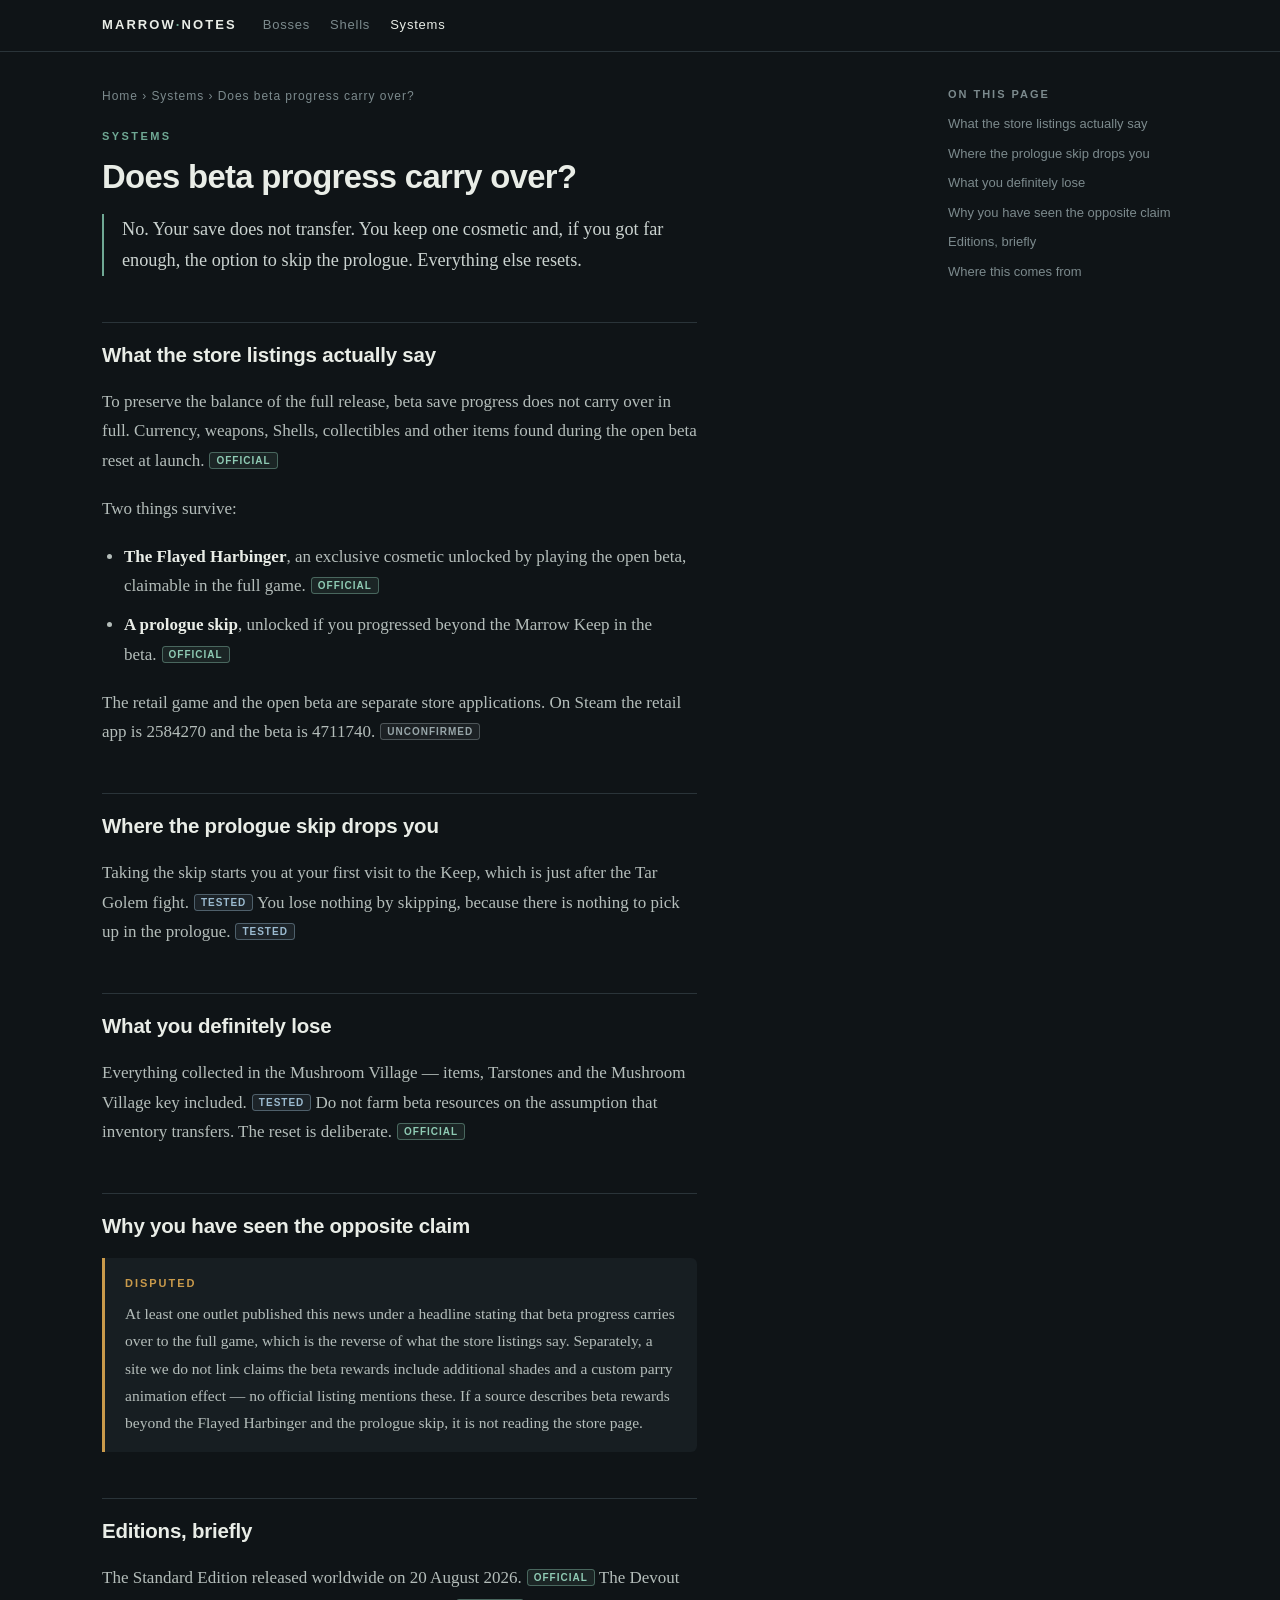
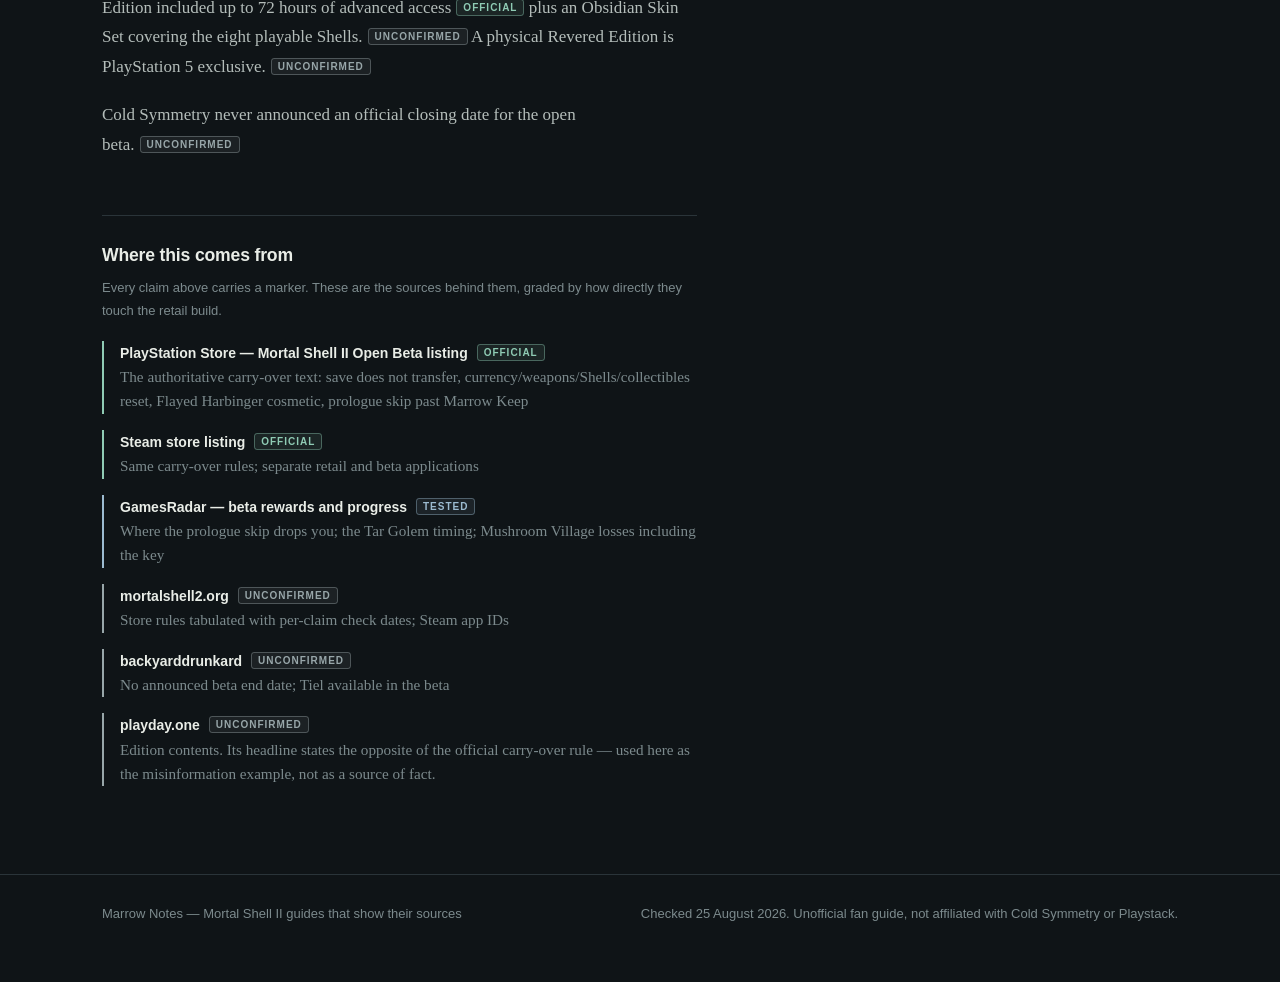
<file: site/systems/beta-carry-over.html>
<!DOCTYPE html>
<html lang="en">
<head>
<meta charset="utf-8">
<meta name="viewport" content="width=device-width, initial-scale=1">
<title>Does Mortal Shell II beta progress carry over?</title>
<meta name="description" content="No. Your open beta save resets at launch. Here is exactly what you keep — one cosmetic and a prologue skip — and why some headlines said otherwise.">
<link rel="canonical" href="https://marrow-notes-mu.vercel.app/systems/beta-carry-over.html">
<meta name="robots" content="index, follow">
<meta property="og:type" content="article">
<meta property="og:title" content="Does Mortal Shell II beta progress carry over?">
<meta property="og:description" content="No. Your open beta save resets at launch. Here is exactly what you keep — one cosmetic and a prologue skip — and why some headlines said otherwise.">
<meta property="og:url" content="https://marrow-notes-mu.vercel.app/systems/beta-carry-over.html">
<meta property="og:site_name" content="Marrow Notes">
<meta property="og:image" content="https://marrow-notes-mu.vercel.app/og/systems-beta-carry-over.jpg">
<meta property="og:image:type" content="image/jpeg">
<meta property="og:image:width" content="1200">
<meta property="og:image:height" content="630">
<meta property="og:image:alt" content="Does beta progress carry over? — Marrow Notes">
<meta name="twitter:card" content="summary_large_image">
<meta name="twitter:title" content="Does Mortal Shell II beta progress carry over?">
<meta name="twitter:description" content="No. Your open beta save resets at launch. Here is exactly what you keep — one cosmetic and a prologue skip — and why some headlines said otherwise.">
<meta name="twitter:image" content="https://marrow-notes-mu.vercel.app/og/systems-beta-carry-over.jpg">
<script type="application/ld+json">{"@context":"https://schema.org","@type":"Article","headline":"Does beta progress carry over?","description":"No. Your open beta save resets at launch. Here is exactly what you keep — one cosmetic and a prologue skip — and why some headlines said otherwise.","inLanguage":"en","dateModified":"2026-08-24","publisher":{"@type":"Organization","name":"Marrow Notes"}}</script>
<link rel="stylesheet" href="../assets/site.css">
<link rel="icon" href="../assets/favicon.svg" type="image/svg+xml">
<link rel="apple-touch-icon" href="../assets/apple-touch-icon.png">
<script async src="https://www.googletagmanager.com/gtag/js?id=G-03TS215VKQ"></script>
<script>window.dataLayer=window.dataLayer||[];function gtag(){dataLayer.push(arguments);}gtag('js',new Date());gtag('config','G-03TS215VKQ');</script>
</head>
<body>
<a class="skip" href="#main">Skip to content</a>
<header class="bar"><div class="bar-in">
  <a class="brand" href="../index.html">Marrow<span>&#183;</span>Notes</a>
  <nav class="nav" aria-label="Main"><a href="../bosses/index.html">Bosses</a><a href="../shells/index.html">Shells</a><a href="../systems/index.html" aria-current="page">Systems</a></nav>
</div></header>

<div class="wrap"><div class="cols">
<main id="main">
<nav class="crumb" aria-label="Breadcrumb"><a href="../index.html">Home</a> &rsaquo; <a href="../systems/index.html">Systems</a> &rsaquo; Does beta progress carry over?</nav>
<p class="eyebrow">Systems</p>
<h1>Does beta progress carry over?</h1>
<p class="lede">No. Your save does not transfer. You keep one cosmetic and, if you got far enough, the option to skip the prologue. Everything else resets.</p>

<h2 id="what-the-store-listings-actually-say">What the store listings actually say</h2>
<p>To preserve the balance of the full release, beta save progress does not carry over in full. Currency, weapons, Shells, collectibles and other items found during the open beta reset at launch.<span class="mk mk-t1" title="Stated by Cold Symmetry, Playstack, or a platform store listing">Official</span></p>
<p>Two things survive:</p>
<ul><li><strong>The Flayed Harbinger</strong>, an exclusive cosmetic unlocked by playing the open beta, claimable in the full game.<span class="mk mk-t1" title="Stated by Cold Symmetry, Playstack, or a platform store listing">Official</span></li><li><strong>A prologue skip</strong>, unlocked if you progressed beyond the Marrow Keep in the beta.<span class="mk mk-t1" title="Stated by Cold Symmetry, Playstack, or a platform store listing">Official</span></li></ul>
<p>The retail game and the open beta are separate store applications. On Steam the retail app is 2584270 and the beta is 4711740.<span class="mk mk-t3" title="Single source, or a claim we could not cross-check">Unconfirmed</span></p>
<h2 id="where-the-prologue-skip-drops-you">Where the prologue skip drops you</h2>
<p>Taking the skip starts you at your first visit to the Keep, which is just after the Tar Golem fight.<span class="mk mk-t2" title="Reported by a guide site working from the retail build">Tested</span> You lose nothing by skipping, because there is nothing to pick up in the prologue.<span class="mk mk-t2" title="Reported by a guide site working from the retail build">Tested</span></p>
<h2 id="what-you-definitely-lose">What you definitely lose</h2>
<p>Everything collected in the Mushroom Village — items, Tarstones and the Mushroom Village key included.<span class="mk mk-t2" title="Reported by a guide site working from the retail build">Tested</span> Do not farm beta resources on the assumption that inventory transfers. The reset is deliberate.<span class="mk mk-t1" title="Stated by Cold Symmetry, Playstack, or a platform store listing">Official</span></p>
<h2 id="why-you-have-seen-the-opposite-claim">Why you have seen the opposite claim</h2>
<aside class="call "><span class="lab">Disputed</span><p>At least one outlet published this news under a headline stating that beta progress carries over to the full game, which is the reverse of what the store listings say. Separately, a site we do not link claims the beta rewards include additional shades and a custom parry animation effect — no official listing mentions these. If a source describes beta rewards beyond the Flayed Harbinger and the prologue skip, it is not reading the store page.</p></aside>
<h2 id="editions-briefly">Editions, briefly</h2>
<p>The Standard Edition released worldwide on 20 August 2026.<span class="mk mk-t1" title="Stated by Cold Symmetry, Playstack, or a platform store listing">Official</span> The Devout Edition included up to 72 hours of advanced access<span class="mk mk-t1" title="Stated by Cold Symmetry, Playstack, or a platform store listing">Official</span> plus an Obsidian Skin Set covering the eight playable Shells.<span class="mk mk-t3" title="Single source, or a claim we could not cross-check">Unconfirmed</span> A physical Revered Edition is PlayStation 5 exclusive.<span class="mk mk-t3" title="Single source, or a claim we could not cross-check">Unconfirmed</span></p>
<p>Cold Symmetry never announced an official closing date for the open beta.<span class="mk mk-t3" title="Single source, or a claim we could not cross-check">Unconfirmed</span></p>
<section class="src"><h2 id="where-this-comes-from">Where this comes from</h2><p class="hint">Every claim above carries a marker. These are the sources behind them, graded by how directly they touch the retail build.</p><ol><li class="s-t1"><span class="nm">PlayStation Store — Mortal Shell II Open Beta listing <span class="mk mk-t1" title="Stated by Cold Symmetry, Playstack, or a platform store listing">Official</span></span><span class="wh">The authoritative carry-over text: save does not transfer, currency/weapons/Shells/collectibles reset, Flayed Harbinger cosmetic, prologue skip past Marrow Keep</span></li><li class="s-t1"><span class="nm">Steam store listing <span class="mk mk-t1" title="Stated by Cold Symmetry, Playstack, or a platform store listing">Official</span></span><span class="wh">Same carry-over rules; separate retail and beta applications</span></li><li class="s-t2"><span class="nm">GamesRadar — beta rewards and progress <span class="mk mk-t2" title="Reported by a guide site working from the retail build">Tested</span></span><span class="wh">Where the prologue skip drops you; the Tar Golem timing; Mushroom Village losses including the key</span></li><li class="s-t3"><span class="nm">mortalshell2.org <span class="mk mk-t3" title="Single source, or a claim we could not cross-check">Unconfirmed</span></span><span class="wh">Store rules tabulated with per-claim check dates; Steam app IDs</span></li><li class="s-t3"><span class="nm">backyarddrunkard <span class="mk mk-t3" title="Single source, or a claim we could not cross-check">Unconfirmed</span></span><span class="wh">No announced beta end date; Tiel available in the beta</span></li><li class="s-t3"><span class="nm">playday.one <span class="mk mk-t3" title="Single source, or a claim we could not cross-check">Unconfirmed</span></span><span class="wh">Edition contents. Its headline states the opposite of the official carry-over rule — used here as the misinformation example, not as a source of fact.</span></li></ol></section>
</main>
<nav class="toc" aria-label="On this page"><p class="toc-t">On this page</p><ul><li><a href="#what-the-store-listings-actually-say">What the store listings actually say</a></li><li><a href="#where-the-prologue-skip-drops-you">Where the prologue skip drops you</a></li><li><a href="#what-you-definitely-lose">What you definitely lose</a></li><li><a href="#why-you-have-seen-the-opposite-claim">Why you have seen the opposite claim</a></li><li><a href="#editions-briefly">Editions, briefly</a></li><li><a href="#where-this-comes-from">Where this comes from</a></li></ul></nav>
</div></div>

<footer><div class="foot">
  <span>Marrow Notes &mdash; Mortal Shell II guides that show their sources</span>
  <span>Checked 25 August 2026. Unofficial fan guide, not affiliated with Cold Symmetry or Playstack.</span>
</div></footer>
</body>
</html>
</file>
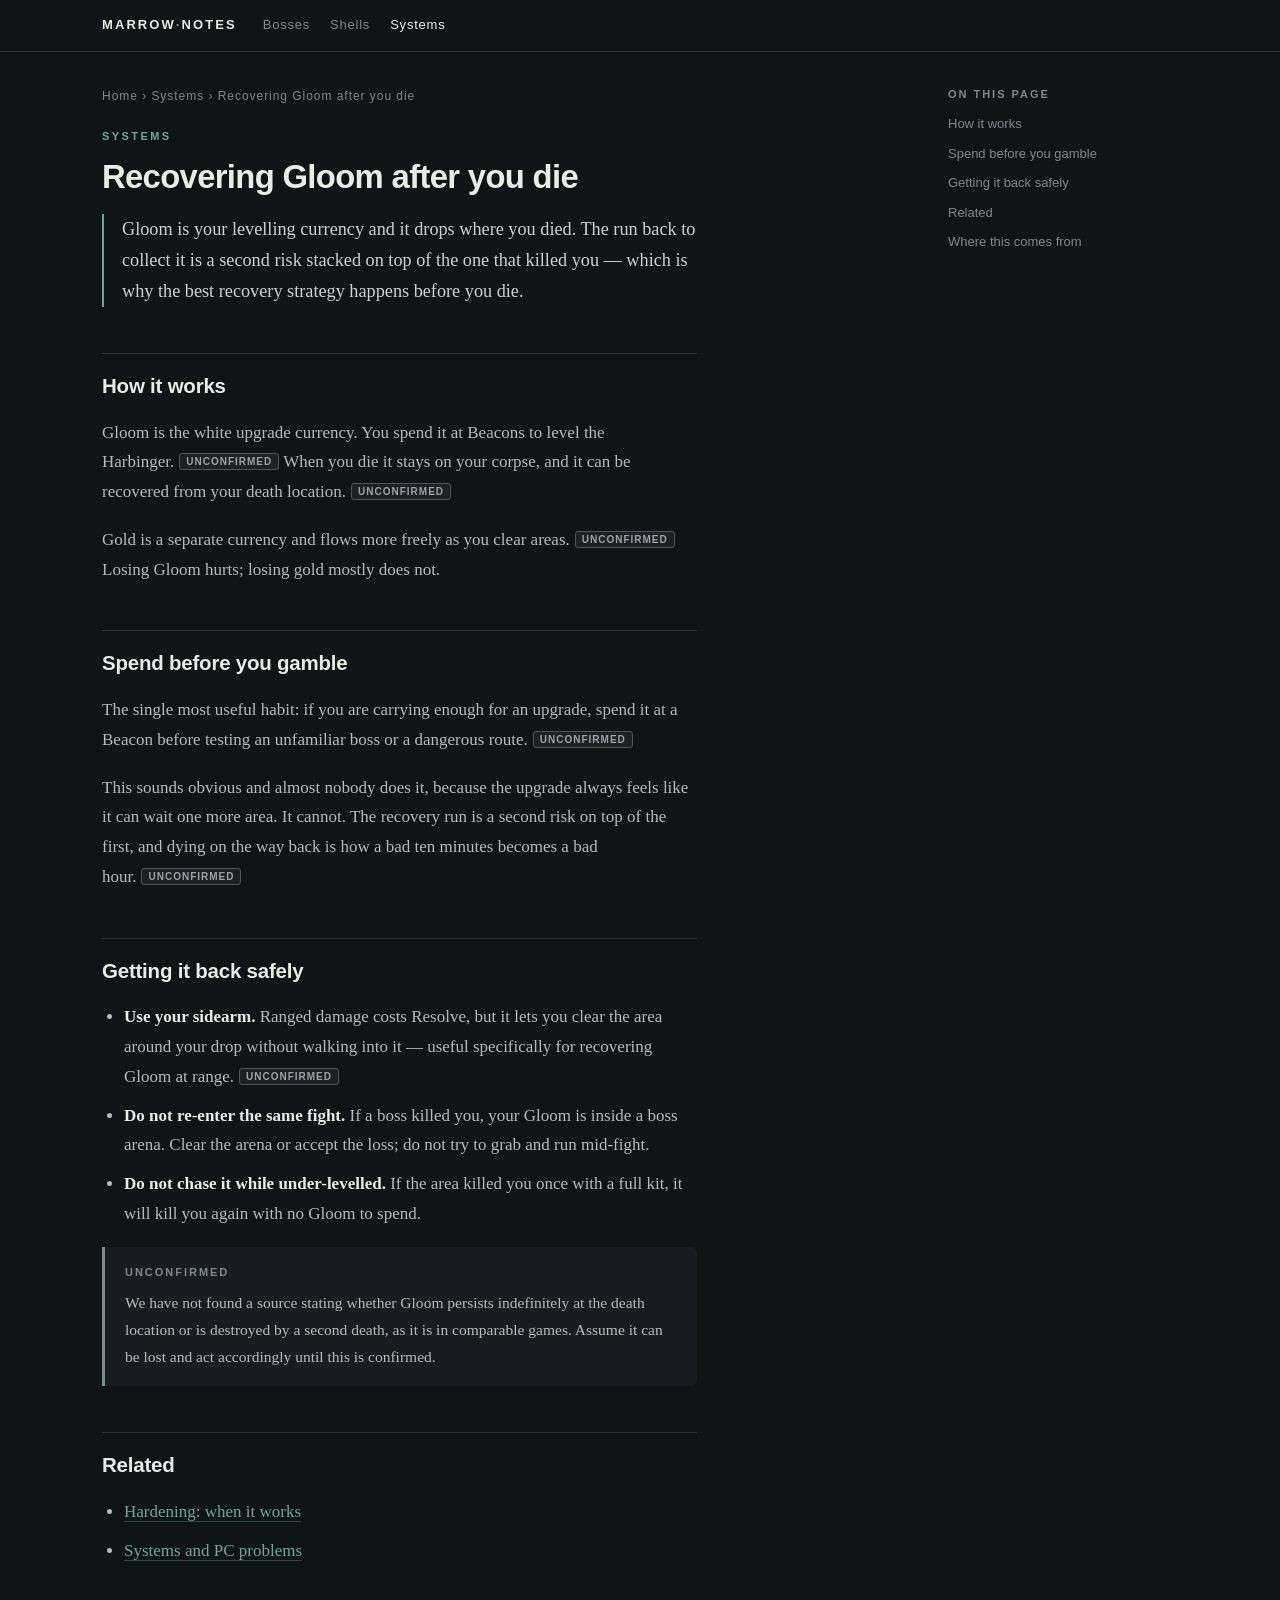
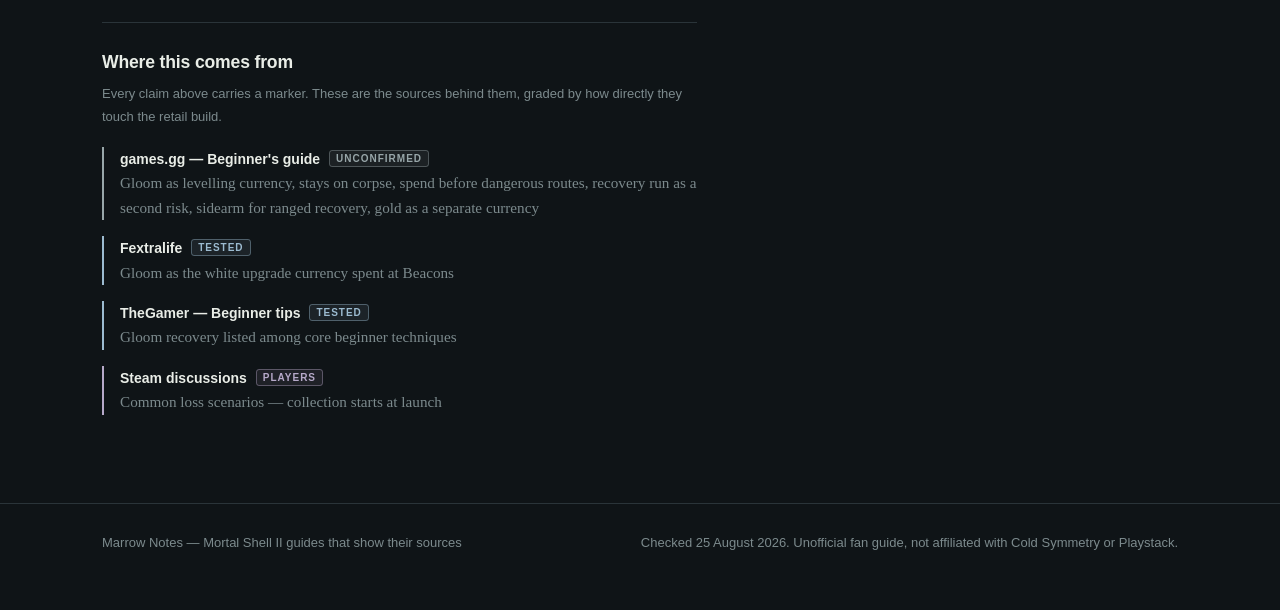
<file: site/systems/gloom-recovery.html>
<!DOCTYPE html>
<html lang="en">
<head>
<meta charset="utf-8">
<meta name="viewport" content="width=device-width, initial-scale=1">
<title>Recovering lost Gloom in Mortal Shell II</title>
<meta name="description" content="Gloom stays on your corpse when you die. How to get it back, when to spend it before a fight, and the sidearm trick for recovering it at range.">
<link rel="canonical" href="https://marrow-notes-mu.vercel.app/systems/gloom-recovery.html">
<meta name="robots" content="index, follow">
<meta property="og:type" content="article">
<meta property="og:title" content="Recovering lost Gloom in Mortal Shell II">
<meta property="og:description" content="Gloom stays on your corpse when you die. How to get it back, when to spend it before a fight, and the sidearm trick for recovering it at range.">
<meta property="og:url" content="https://marrow-notes-mu.vercel.app/systems/gloom-recovery.html">
<meta property="og:site_name" content="Marrow Notes">
<meta property="og:image" content="https://marrow-notes-mu.vercel.app/og/systems-gloom-recovery.jpg">
<meta property="og:image:type" content="image/jpeg">
<meta property="og:image:width" content="1200">
<meta property="og:image:height" content="630">
<meta property="og:image:alt" content="Recovering Gloom after you die — Marrow Notes">
<meta name="twitter:card" content="summary_large_image">
<meta name="twitter:title" content="Recovering lost Gloom in Mortal Shell II">
<meta name="twitter:description" content="Gloom stays on your corpse when you die. How to get it back, when to spend it before a fight, and the sidearm trick for recovering it at range.">
<meta name="twitter:image" content="https://marrow-notes-mu.vercel.app/og/systems-gloom-recovery.jpg">
<script type="application/ld+json">{"@context":"https://schema.org","@type":"Article","headline":"Recovering Gloom after you die","description":"Gloom stays on your corpse when you die. How to get it back, when to spend it before a fight, and the sidearm trick for recovering it at range.","inLanguage":"en","dateModified":"2026-08-24","publisher":{"@type":"Organization","name":"Marrow Notes"}}</script>
<link rel="stylesheet" href="../assets/site.css">
<link rel="icon" href="../assets/favicon.svg" type="image/svg+xml">
<link rel="apple-touch-icon" href="../assets/apple-touch-icon.png">
<script async src="https://www.googletagmanager.com/gtag/js?id=G-03TS215VKQ"></script>
<script>window.dataLayer=window.dataLayer||[];function gtag(){dataLayer.push(arguments);}gtag('js',new Date());gtag('config','G-03TS215VKQ');</script>
</head>
<body>
<a class="skip" href="#main">Skip to content</a>
<header class="bar"><div class="bar-in">
  <a class="brand" href="../index.html">Marrow<span>&#183;</span>Notes</a>
  <nav class="nav" aria-label="Main"><a href="../bosses/index.html">Bosses</a><a href="../shells/index.html">Shells</a><a href="../systems/index.html" aria-current="page">Systems</a></nav>
</div></header>

<div class="wrap"><div class="cols">
<main id="main">
<nav class="crumb" aria-label="Breadcrumb"><a href="../index.html">Home</a> &rsaquo; <a href="../systems/index.html">Systems</a> &rsaquo; Recovering Gloom after you die</nav>
<p class="eyebrow">Systems</p>
<h1>Recovering Gloom after you die</h1>
<p class="lede">Gloom is your levelling currency and it drops where you died. The run back to collect it is a second risk stacked on top of the one that killed you — which is why the best recovery strategy happens before you die.</p>

<h2 id="how-it-works">How it works</h2>
<p>Gloom is the white upgrade currency. You spend it at Beacons to level the Harbinger.<span class="mk mk-t3" title="Single source, or a claim we could not cross-check">Unconfirmed</span> When you die it stays on your corpse, and it can be recovered from your death location.<span class="mk mk-t3" title="Single source, or a claim we could not cross-check">Unconfirmed</span></p>
<p>Gold is a separate currency and flows more freely as you clear areas.<span class="mk mk-t3" title="Single source, or a claim we could not cross-check">Unconfirmed</span> Losing Gloom hurts; losing gold mostly does not.</p>
<h2 id="spend-before-you-gamble">Spend before you gamble</h2>
<p>The single most useful habit: if you are carrying enough for an upgrade, spend it at a Beacon before testing an unfamiliar boss or a dangerous route.<span class="mk mk-t3" title="Single source, or a claim we could not cross-check">Unconfirmed</span></p>
<p>This sounds obvious and almost nobody does it, because the upgrade always feels like it can wait one more area. It cannot. The recovery run is a second risk on top of the first, and dying on the way back is how a bad ten minutes becomes a bad hour.<span class="mk mk-t3" title="Single source, or a claim we could not cross-check">Unconfirmed</span></p>
<h2 id="getting-it-back-safely">Getting it back safely</h2>
<ul><li><strong>Use your sidearm.</strong> Ranged damage costs Resolve, but it lets you clear the area around your drop without walking into it — useful specifically for recovering Gloom at range.<span class="mk mk-t3" title="Single source, or a claim we could not cross-check">Unconfirmed</span></li><li><strong>Do not re-enter the same fight.</strong> If a boss killed you, your Gloom is inside a boss arena. Clear the arena or accept the loss; do not try to grab and run mid-fight.</li><li><strong>Do not chase it while under-levelled.</strong> If the area killed you once with a full kit, it will kill you again with no Gloom to spend.</li></ul>
<aside class="call call-unconfirmed"><span class="lab">Unconfirmed</span><p>We have not found a source stating whether Gloom persists indefinitely at the death location or is destroyed by a second death, as it is in comparable games. Assume it can be lost and act accordingly until this is confirmed.</p></aside>
<h2 id="related">Related</h2>
<ul><li><a href="../systems/hardening.html">Hardening: when it works</a></li><li><a href="../systems/index.html">Systems and PC problems</a></li></ul>
<section class="src"><h2 id="where-this-comes-from">Where this comes from</h2><p class="hint">Every claim above carries a marker. These are the sources behind them, graded by how directly they touch the retail build.</p><ol><li class="s-t3"><span class="nm">games.gg — Beginner&#x27;s guide <span class="mk mk-t3" title="Single source, or a claim we could not cross-check">Unconfirmed</span></span><span class="wh">Gloom as levelling currency, stays on corpse, spend before dangerous routes, recovery run as a second risk, sidearm for ranged recovery, gold as a separate currency</span></li><li class="s-t2"><span class="nm">Fextralife <span class="mk mk-t2" title="Reported by a guide site working from the retail build">Tested</span></span><span class="wh">Gloom as the white upgrade currency spent at Beacons</span></li><li class="s-t2"><span class="nm">TheGamer — Beginner tips <span class="mk mk-t2" title="Reported by a guide site working from the retail build">Tested</span></span><span class="wh">Gloom recovery listed among core beginner techniques</span></li><li class="s-ugc"><span class="nm">Steam discussions <span class="mk mk-ugc" title="Community reports — treated as leads, not facts">Players</span></span><span class="wh">Common loss scenarios — collection starts at launch</span></li></ol></section>
</main>
<nav class="toc" aria-label="On this page"><p class="toc-t">On this page</p><ul><li><a href="#how-it-works">How it works</a></li><li><a href="#spend-before-you-gamble">Spend before you gamble</a></li><li><a href="#getting-it-back-safely">Getting it back safely</a></li><li><a href="#related">Related</a></li><li><a href="#where-this-comes-from">Where this comes from</a></li></ul></nav>
</div></div>

<footer><div class="foot">
  <span>Marrow Notes &mdash; Mortal Shell II guides that show their sources</span>
  <span>Checked 25 August 2026. Unofficial fan guide, not affiliated with Cold Symmetry or Playstack.</span>
</div></footer>
</body>
</html>
</file>
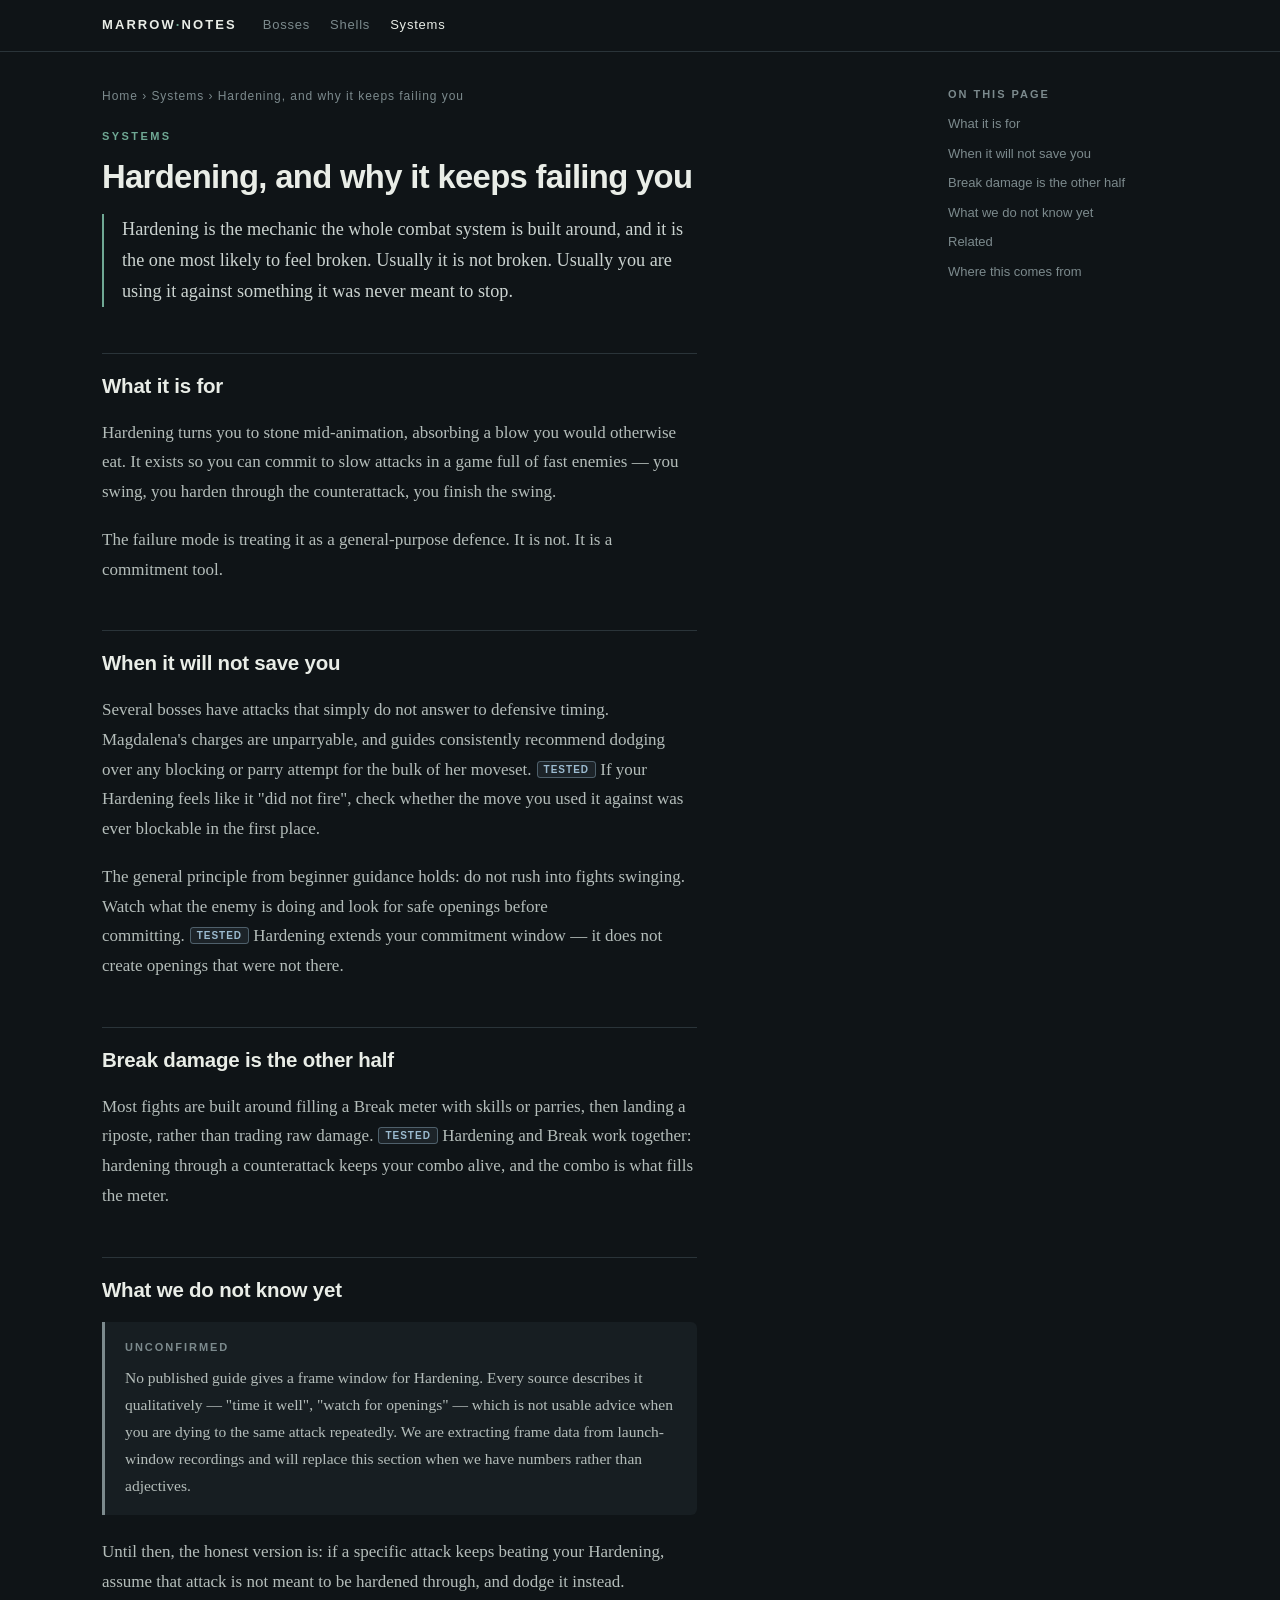
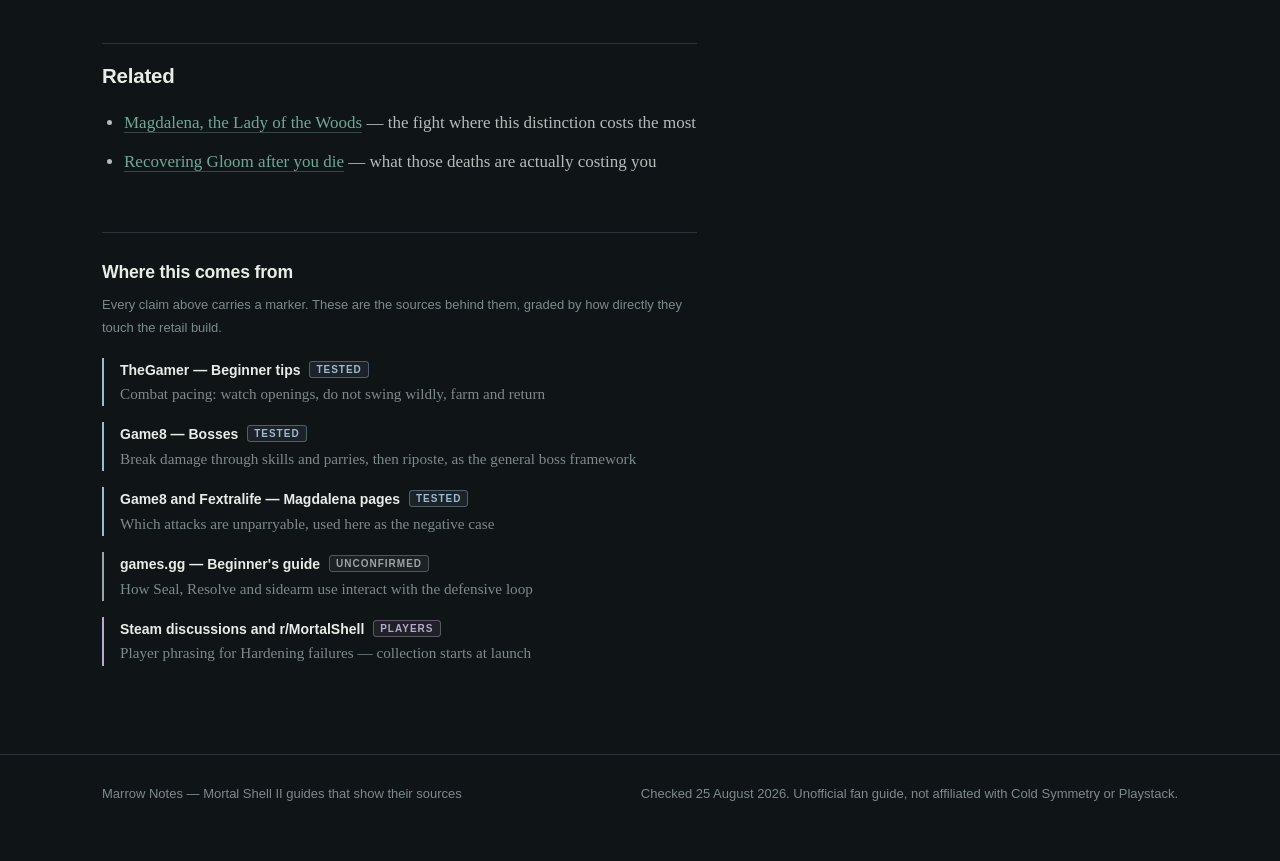
<file: site/systems/hardening.html>
<!DOCTYPE html>
<html lang="en">
<head>
<meta charset="utf-8">
<meta name="viewport" content="width=device-width, initial-scale=1">
<title>Mortal Shell II Hardening: why it is not working</title>
<meta name="description" content="How Hardening fits into Mortal Shell II combat, which attacks it cannot answer, and the timing data that no published guide has yet.">
<link rel="canonical" href="https://marrow-notes-mu.vercel.app/systems/hardening.html">
<meta name="robots" content="index, follow">
<meta property="og:type" content="article">
<meta property="og:title" content="Mortal Shell II Hardening: why it is not working">
<meta property="og:description" content="How Hardening fits into Mortal Shell II combat, which attacks it cannot answer, and the timing data that no published guide has yet.">
<meta property="og:url" content="https://marrow-notes-mu.vercel.app/systems/hardening.html">
<meta property="og:site_name" content="Marrow Notes">
<meta property="og:image" content="https://marrow-notes-mu.vercel.app/og/systems-hardening.jpg">
<meta property="og:image:type" content="image/jpeg">
<meta property="og:image:width" content="1200">
<meta property="og:image:height" content="630">
<meta property="og:image:alt" content="Hardening, and why it keeps failing you — Marrow Notes">
<meta name="twitter:card" content="summary_large_image">
<meta name="twitter:title" content="Mortal Shell II Hardening: why it is not working">
<meta name="twitter:description" content="How Hardening fits into Mortal Shell II combat, which attacks it cannot answer, and the timing data that no published guide has yet.">
<meta name="twitter:image" content="https://marrow-notes-mu.vercel.app/og/systems-hardening.jpg">
<script type="application/ld+json">{"@context":"https://schema.org","@type":"Article","headline":"Hardening, and why it keeps failing you","description":"How Hardening fits into Mortal Shell II combat, which attacks it cannot answer, and the timing data that no published guide has yet.","inLanguage":"en","dateModified":"2026-08-24","publisher":{"@type":"Organization","name":"Marrow Notes"}}</script>
<link rel="stylesheet" href="../assets/site.css">
<link rel="icon" href="../assets/favicon.svg" type="image/svg+xml">
<link rel="apple-touch-icon" href="../assets/apple-touch-icon.png">
<script async src="https://www.googletagmanager.com/gtag/js?id=G-03TS215VKQ"></script>
<script>window.dataLayer=window.dataLayer||[];function gtag(){dataLayer.push(arguments);}gtag('js',new Date());gtag('config','G-03TS215VKQ');</script>
</head>
<body>
<a class="skip" href="#main">Skip to content</a>
<header class="bar"><div class="bar-in">
  <a class="brand" href="../index.html">Marrow<span>&#183;</span>Notes</a>
  <nav class="nav" aria-label="Main"><a href="../bosses/index.html">Bosses</a><a href="../shells/index.html">Shells</a><a href="../systems/index.html" aria-current="page">Systems</a></nav>
</div></header>

<div class="wrap"><div class="cols">
<main id="main">
<nav class="crumb" aria-label="Breadcrumb"><a href="../index.html">Home</a> &rsaquo; <a href="../systems/index.html">Systems</a> &rsaquo; Hardening, and why it keeps failing you</nav>
<p class="eyebrow">Systems</p>
<h1>Hardening, and why it keeps failing you</h1>
<p class="lede">Hardening is the mechanic the whole combat system is built around, and it is the one most likely to feel broken. Usually it is not broken. Usually you are using it against something it was never meant to stop.</p>

<h2 id="what-it-is-for">What it is for</h2>
<p>Hardening turns you to stone mid-animation, absorbing a blow you would otherwise eat. It exists so you can commit to slow attacks in a game full of fast enemies — you swing, you harden through the counterattack, you finish the swing.</p>
<p>The failure mode is treating it as a general-purpose defence. It is not. It is a commitment tool.</p>
<h2 id="when-it-will-not-save-you">When it will not save you</h2>
<p>Several bosses have attacks that simply do not answer to defensive timing. Magdalena&#x27;s charges are unparryable, and guides consistently recommend dodging over any blocking or parry attempt for the bulk of her moveset.<span class="mk mk-t2" title="Reported by a guide site working from the retail build">Tested</span> If your Hardening feels like it &quot;did not fire&quot;, check whether the move you used it against was ever blockable in the first place.</p>
<p>The general principle from beginner guidance holds: do not rush into fights swinging. Watch what the enemy is doing and look for safe openings before committing.<span class="mk mk-t2" title="Reported by a guide site working from the retail build">Tested</span> Hardening extends your commitment window — it does not create openings that were not there.</p>
<h2 id="break-damage-is-the-other-half">Break damage is the other half</h2>
<p>Most fights are built around filling a Break meter with skills or parries, then landing a riposte, rather than trading raw damage.<span class="mk mk-t2" title="Reported by a guide site working from the retail build">Tested</span> Hardening and Break work together: hardening through a counterattack keeps your combo alive, and the combo is what fills the meter.</p>
<h2 id="what-we-do-not-know-yet">What we do not know yet</h2>
<aside class="call call-unconfirmed"><span class="lab">Unconfirmed</span><p>No published guide gives a frame window for Hardening. Every source describes it qualitatively — &quot;time it well&quot;, &quot;watch for openings&quot; — which is not usable advice when you are dying to the same attack repeatedly. We are extracting frame data from launch-window recordings and will replace this section when we have numbers rather than adjectives.</p></aside>
<p>Until then, the honest version is: if a specific attack keeps beating your Hardening, assume that attack is not meant to be hardened through, and dodge it instead.</p>
<h2 id="related">Related</h2>
<ul><li><a href="../bosses/magdalena.html">Magdalena, the Lady of the Woods</a> — the fight where this distinction costs the most</li><li><a href="../systems/gloom-recovery.html">Recovering Gloom after you die</a> — what those deaths are actually costing you</li></ul>
<section class="src"><h2 id="where-this-comes-from">Where this comes from</h2><p class="hint">Every claim above carries a marker. These are the sources behind them, graded by how directly they touch the retail build.</p><ol><li class="s-t2"><span class="nm">TheGamer — Beginner tips <span class="mk mk-t2" title="Reported by a guide site working from the retail build">Tested</span></span><span class="wh">Combat pacing: watch openings, do not swing wildly, farm and return</span></li><li class="s-t2"><span class="nm">Game8 — Bosses <span class="mk mk-t2" title="Reported by a guide site working from the retail build">Tested</span></span><span class="wh">Break damage through skills and parries, then riposte, as the general boss framework</span></li><li class="s-t2"><span class="nm">Game8 and Fextralife — Magdalena pages <span class="mk mk-t2" title="Reported by a guide site working from the retail build">Tested</span></span><span class="wh">Which attacks are unparryable, used here as the negative case</span></li><li class="s-t3"><span class="nm">games.gg — Beginner&#x27;s guide <span class="mk mk-t3" title="Single source, or a claim we could not cross-check">Unconfirmed</span></span><span class="wh">How Seal, Resolve and sidearm use interact with the defensive loop</span></li><li class="s-ugc"><span class="nm">Steam discussions and r/MortalShell <span class="mk mk-ugc" title="Community reports — treated as leads, not facts">Players</span></span><span class="wh">Player phrasing for Hardening failures — collection starts at launch</span></li></ol></section>
</main>
<nav class="toc" aria-label="On this page"><p class="toc-t">On this page</p><ul><li><a href="#what-it-is-for">What it is for</a></li><li><a href="#when-it-will-not-save-you">When it will not save you</a></li><li><a href="#break-damage-is-the-other-half">Break damage is the other half</a></li><li><a href="#what-we-do-not-know-yet">What we do not know yet</a></li><li><a href="#related">Related</a></li><li><a href="#where-this-comes-from">Where this comes from</a></li></ul></nav>
</div></div>

<footer><div class="foot">
  <span>Marrow Notes &mdash; Mortal Shell II guides that show their sources</span>
  <span>Checked 25 August 2026. Unofficial fan guide, not affiliated with Cold Symmetry or Playstack.</span>
</div></footer>
</body>
</html>
</file>
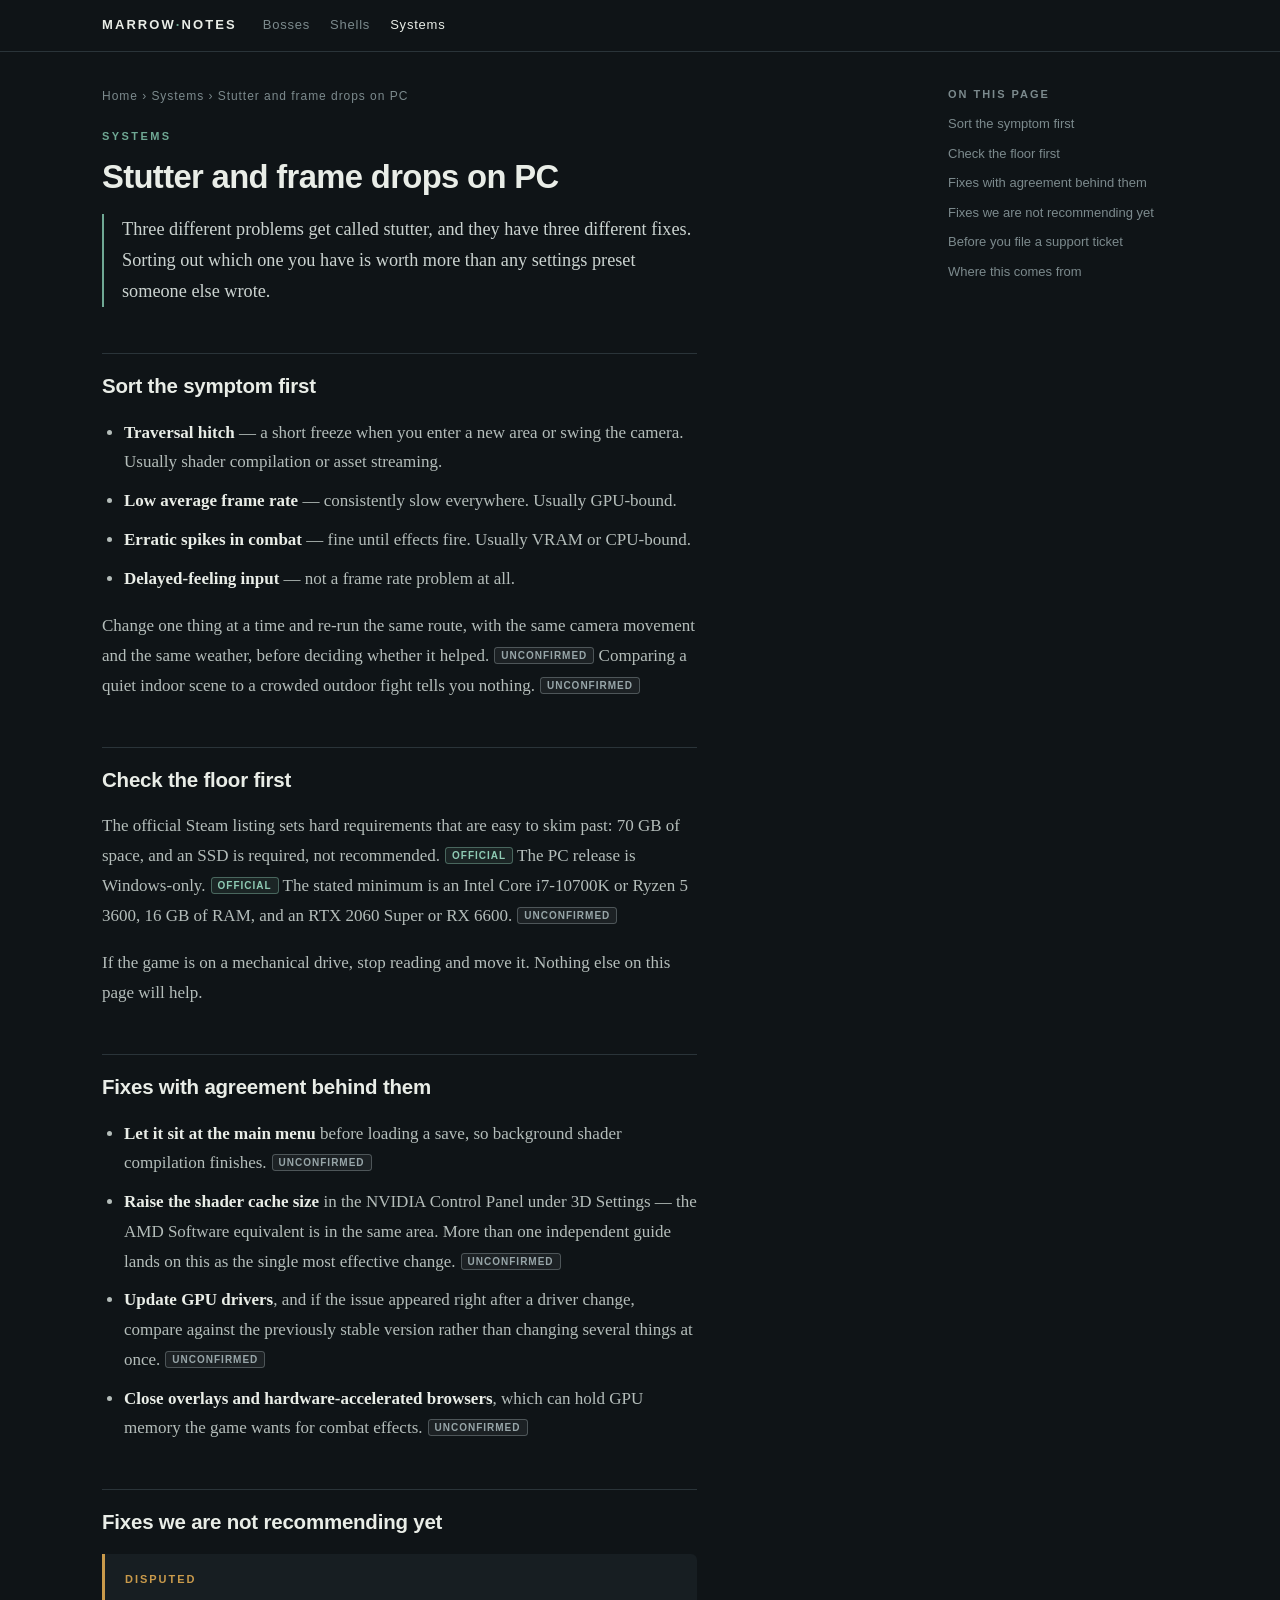
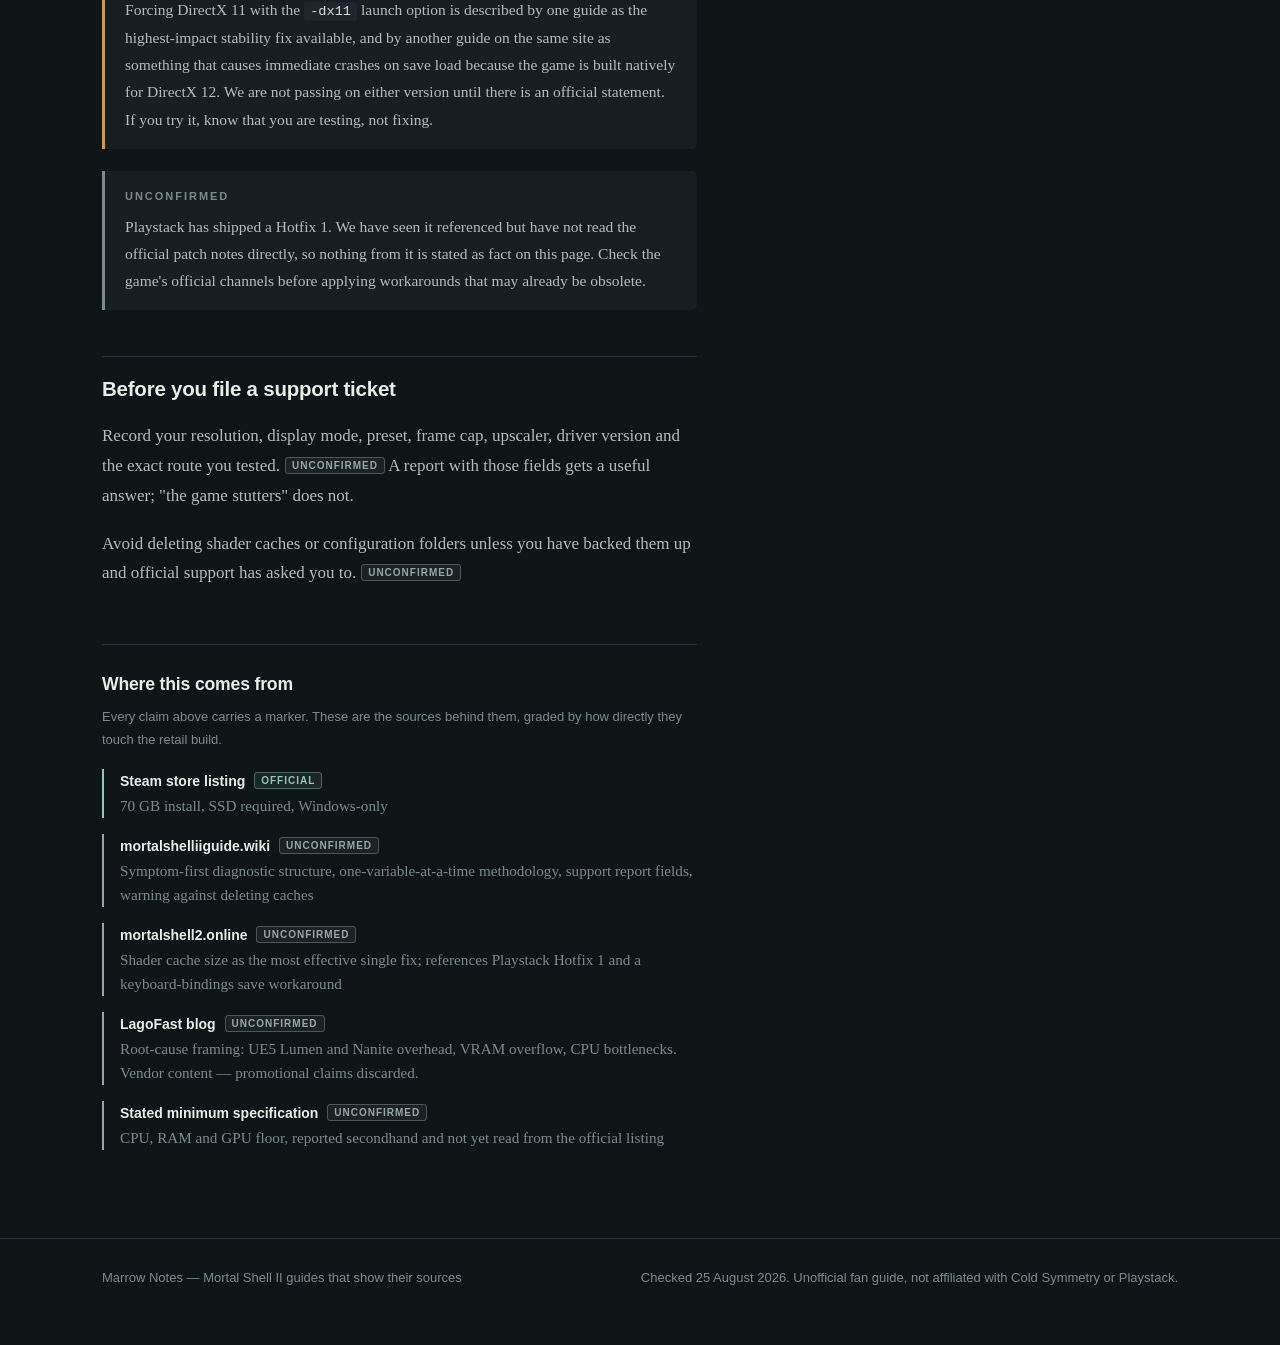
<file: site/systems/stuttering-fix.html>
<!DOCTYPE html>
<html lang="en">
<head>
<meta charset="utf-8">
<meta name="viewport" content="width=device-width, initial-scale=1">
<title>Mortal Shell II PC stutter and frame drops: what to try</title>
<meta name="description" content="A symptom-first checklist for Mortal Shell II stutter on PC, the official system requirements, and why the DirectX 11 launch-option advice is contradictory.">
<link rel="canonical" href="https://marrow-notes-mu.vercel.app/systems/stuttering-fix.html">
<meta name="robots" content="index, follow">
<meta property="og:type" content="article">
<meta property="og:title" content="Mortal Shell II PC stutter and frame drops: what to try">
<meta property="og:description" content="A symptom-first checklist for Mortal Shell II stutter on PC, the official system requirements, and why the DirectX 11 launch-option advice is contradictory.">
<meta property="og:url" content="https://marrow-notes-mu.vercel.app/systems/stuttering-fix.html">
<meta property="og:site_name" content="Marrow Notes">
<meta property="og:image" content="https://marrow-notes-mu.vercel.app/og/systems-stuttering-fix.jpg">
<meta property="og:image:type" content="image/jpeg">
<meta property="og:image:width" content="1200">
<meta property="og:image:height" content="630">
<meta property="og:image:alt" content="Stutter and frame drops on PC — Marrow Notes">
<meta name="twitter:card" content="summary_large_image">
<meta name="twitter:title" content="Mortal Shell II PC stutter and frame drops: what to try">
<meta name="twitter:description" content="A symptom-first checklist for Mortal Shell II stutter on PC, the official system requirements, and why the DirectX 11 launch-option advice is contradictory.">
<meta name="twitter:image" content="https://marrow-notes-mu.vercel.app/og/systems-stuttering-fix.jpg">
<script type="application/ld+json">{"@context":"https://schema.org","@type":"Article","headline":"Stutter and frame drops on PC","description":"A symptom-first checklist for Mortal Shell II stutter on PC, the official system requirements, and why the DirectX 11 launch-option advice is contradictory.","inLanguage":"en","dateModified":"2026-08-24","publisher":{"@type":"Organization","name":"Marrow Notes"}}</script>
<link rel="stylesheet" href="../assets/site.css">
<link rel="icon" href="../assets/favicon.svg" type="image/svg+xml">
<link rel="apple-touch-icon" href="../assets/apple-touch-icon.png">
<script async src="https://www.googletagmanager.com/gtag/js?id=G-03TS215VKQ"></script>
<script>window.dataLayer=window.dataLayer||[];function gtag(){dataLayer.push(arguments);}gtag('js',new Date());gtag('config','G-03TS215VKQ');</script>
</head>
<body>
<a class="skip" href="#main">Skip to content</a>
<header class="bar"><div class="bar-in">
  <a class="brand" href="../index.html">Marrow<span>&#183;</span>Notes</a>
  <nav class="nav" aria-label="Main"><a href="../bosses/index.html">Bosses</a><a href="../shells/index.html">Shells</a><a href="../systems/index.html" aria-current="page">Systems</a></nav>
</div></header>

<div class="wrap"><div class="cols">
<main id="main">
<nav class="crumb" aria-label="Breadcrumb"><a href="../index.html">Home</a> &rsaquo; <a href="../systems/index.html">Systems</a> &rsaquo; Stutter and frame drops on PC</nav>
<p class="eyebrow">Systems</p>
<h1>Stutter and frame drops on PC</h1>
<p class="lede">Three different problems get called stutter, and they have three different fixes. Sorting out which one you have is worth more than any settings preset someone else wrote.</p>

<h2 id="sort-the-symptom-first">Sort the symptom first</h2>
<ul><li><strong>Traversal hitch</strong> — a short freeze when you enter a new area or swing the camera. Usually shader compilation or asset streaming.</li><li><strong>Low average frame rate</strong> — consistently slow everywhere. Usually GPU-bound.</li><li><strong>Erratic spikes in combat</strong> — fine until effects fire. Usually VRAM or CPU-bound.</li><li><strong>Delayed-feeling input</strong> — not a frame rate problem at all.</li></ul>
<p>Change one thing at a time and re-run the same route, with the same camera movement and the same weather, before deciding whether it helped.<span class="mk mk-t3" title="Single source, or a claim we could not cross-check">Unconfirmed</span> Comparing a quiet indoor scene to a crowded outdoor fight tells you nothing.<span class="mk mk-t3" title="Single source, or a claim we could not cross-check">Unconfirmed</span></p>
<h2 id="check-the-floor-first">Check the floor first</h2>
<p>The official Steam listing sets hard requirements that are easy to skim past: 70 GB of space, and an SSD is required, not recommended.<span class="mk mk-t1" title="Stated by Cold Symmetry, Playstack, or a platform store listing">Official</span> The PC release is Windows-only.<span class="mk mk-t1" title="Stated by Cold Symmetry, Playstack, or a platform store listing">Official</span> The stated minimum is an Intel Core i7-10700K or Ryzen 5 3600, 16 GB of RAM, and an RTX 2060 Super or RX 6600.<span class="mk mk-t3" title="Single source, or a claim we could not cross-check">Unconfirmed</span></p>
<p>If the game is on a mechanical drive, stop reading and move it. Nothing else on this page will help.</p>
<h2 id="fixes-with-agreement-behind-them">Fixes with agreement behind them</h2>
<ul><li><strong>Let it sit at the main menu</strong> before loading a save, so background shader compilation finishes.<span class="mk mk-t3" title="Single source, or a claim we could not cross-check">Unconfirmed</span></li><li><strong>Raise the shader cache size</strong> in the NVIDIA Control Panel under 3D Settings — the AMD Software equivalent is in the same area. More than one independent guide lands on this as the single most effective change.<span class="mk mk-t3" title="Single source, or a claim we could not cross-check">Unconfirmed</span></li><li><strong>Update GPU drivers</strong>, and if the issue appeared right after a driver change, compare against the previously stable version rather than changing several things at once.<span class="mk mk-t3" title="Single source, or a claim we could not cross-check">Unconfirmed</span></li><li><strong>Close overlays and hardware-accelerated browsers</strong>, which can hold GPU memory the game wants for combat effects.<span class="mk mk-t3" title="Single source, or a claim we could not cross-check">Unconfirmed</span></li></ul>
<h2 id="fixes-we-are-not-recommending-yet">Fixes we are not recommending yet</h2>
<aside class="call "><span class="lab">Disputed</span><p>Forcing DirectX 11 with the <code>-dx11</code> launch option is described by one guide as the highest-impact stability fix available, and by another guide on the same site as something that causes immediate crashes on save load because the game is built natively for DirectX 12. We are not passing on either version until there is an official statement. If you try it, know that you are testing, not fixing.</p></aside>
<aside class="call call-unconfirmed"><span class="lab">Unconfirmed</span><p>Playstack has shipped a Hotfix 1. We have seen it referenced but have not read the official patch notes directly, so nothing from it is stated as fact on this page. Check the game&#x27;s official channels before applying workarounds that may already be obsolete.</p></aside>
<h2 id="before-you-file-a-support-ticket">Before you file a support ticket</h2>
<p>Record your resolution, display mode, preset, frame cap, upscaler, driver version and the exact route you tested.<span class="mk mk-t3" title="Single source, or a claim we could not cross-check">Unconfirmed</span> A report with those fields gets a useful answer; &quot;the game stutters&quot; does not.</p>
<p>Avoid deleting shader caches or configuration folders unless you have backed them up and official support has asked you to.<span class="mk mk-t3" title="Single source, or a claim we could not cross-check">Unconfirmed</span></p>
<section class="src"><h2 id="where-this-comes-from">Where this comes from</h2><p class="hint">Every claim above carries a marker. These are the sources behind them, graded by how directly they touch the retail build.</p><ol><li class="s-t1"><span class="nm">Steam store listing <span class="mk mk-t1" title="Stated by Cold Symmetry, Playstack, or a platform store listing">Official</span></span><span class="wh">70 GB install, SSD required, Windows-only</span></li><li class="s-t3"><span class="nm">mortalshelliiguide.wiki <span class="mk mk-t3" title="Single source, or a claim we could not cross-check">Unconfirmed</span></span><span class="wh">Symptom-first diagnostic structure, one-variable-at-a-time methodology, support report fields, warning against deleting caches</span></li><li class="s-t3"><span class="nm">mortalshell2.online <span class="mk mk-t3" title="Single source, or a claim we could not cross-check">Unconfirmed</span></span><span class="wh">Shader cache size as the most effective single fix; references Playstack Hotfix 1 and a keyboard-bindings save workaround</span></li><li class="s-t3"><span class="nm">LagoFast blog <span class="mk mk-t3" title="Single source, or a claim we could not cross-check">Unconfirmed</span></span><span class="wh">Root-cause framing: UE5 Lumen and Nanite overhead, VRAM overflow, CPU bottlenecks. Vendor content — promotional claims discarded.</span></li><li class="s-t3"><span class="nm">Stated minimum specification <span class="mk mk-t3" title="Single source, or a claim we could not cross-check">Unconfirmed</span></span><span class="wh">CPU, RAM and GPU floor, reported secondhand and not yet read from the official listing</span></li></ol></section>
</main>
<nav class="toc" aria-label="On this page"><p class="toc-t">On this page</p><ul><li><a href="#sort-the-symptom-first">Sort the symptom first</a></li><li><a href="#check-the-floor-first">Check the floor first</a></li><li><a href="#fixes-with-agreement-behind-them">Fixes with agreement behind them</a></li><li><a href="#fixes-we-are-not-recommending-yet">Fixes we are not recommending yet</a></li><li><a href="#before-you-file-a-support-ticket">Before you file a support ticket</a></li><li><a href="#where-this-comes-from">Where this comes from</a></li></ul></nav>
</div></div>

<footer><div class="foot">
  <span>Marrow Notes &mdash; Mortal Shell II guides that show their sources</span>
  <span>Checked 25 August 2026. Unofficial fan guide, not affiliated with Cold Symmetry or Playstack.</span>
</div></footer>
</body>
</html>
</file>
<file: site/assets/site.css>
:root{
  --ink:#0F1417; --stone:#171E22; --raise:#1D262B; --line:#2A3439;
  --ash:#B4BDBA; --bone:#E9EDE7; --slate:#7C8A8D;
  --verdigris:#6FA894; --ochre:#C99A4B; --steel:#84A3B8;
  --sans:"Helvetica Neue",Inter,Arial,system-ui,sans-serif;
  --serif:"Iowan Old Style","Palatino Linotype",Palatino,Georgia,serif;
  --wrap:1120px;
}
*{box-sizing:border-box}
html{-webkit-text-size-adjust:100%}
body{
  margin:0;background:var(--ink);color:var(--ash);
  font-family:var(--serif);font-size:17px;line-height:1.75;
  overflow-wrap:break-word;
}
a{color:var(--verdigris);text-decoration:none;border-bottom:1px solid rgba(111,168,148,.35)}
a:hover{border-bottom-color:var(--verdigris)}
a:focus-visible{outline:2px solid var(--verdigris);outline-offset:3px;border-radius:2px}
img{max-width:100%}

.skip{position:absolute;left:-9999px}
.skip:focus{left:12px;top:12px;background:var(--raise);color:var(--bone);padding:8px 14px;z-index:20;border-radius:4px}

.bar{border-bottom:1px solid var(--line);background:var(--ink);position:sticky;top:0;z-index:10}
.bar-in{max-width:var(--wrap);margin:0 auto;padding:14px 22px;display:flex;flex-wrap:wrap;gap:14px 26px;align-items:baseline}
.brand{font-family:var(--sans);font-weight:600;letter-spacing:.16em;text-transform:uppercase;font-size:13px;color:var(--bone);border:0}
.brand span{color:var(--verdigris)}
.nav{display:flex;gap:20px;font-family:var(--sans);font-size:13px;letter-spacing:.06em}
.nav a{color:var(--slate);border:0}
.nav a:hover,.nav a[aria-current]{color:var(--bone)}

.wrap{max-width:var(--wrap);margin:0 auto;padding:0 22px}
.cols{display:grid;grid-template-columns:1fr;gap:36px;padding:34px 0 72px}
@media(min-width:960px){.cols{grid-template-columns:minmax(0,1fr) 230px;gap:56px}}

main{min-width:0;max-width:70ch}
.crumb{font-family:var(--sans);font-size:12px;letter-spacing:.08em;color:var(--slate);margin:0 0 20px}
.crumb a{color:var(--slate);border:0}
.crumb a:hover{color:var(--ash)}
.eyebrow{font-family:var(--sans);font-size:11px;font-weight:600;letter-spacing:.22em;text-transform:uppercase;color:var(--verdigris);margin:0 0 12px}
h1{font-family:var(--sans);font-weight:600;font-size:2.05rem;line-height:1.15;letter-spacing:-.02em;color:var(--bone);margin:0 0 18px}
.lede{font-size:1.14rem;line-height:1.7;color:#CBD3D0;margin:0 0 8px;border-left:2px solid var(--verdigris);padding-left:18px}
.hero{margin:26px 0 30px}
.hero img{display:block;width:100%;height:auto;border:1px solid var(--line);background:var(--stone)}
.hero figcaption{font-family:var(--sans);font-size:12.5px;line-height:1.6;color:var(--slate);margin-top:9px}
.hero .credit{display:block;font-size:11px;letter-spacing:.1em;text-transform:uppercase;color:var(--slate);margin-top:3px}
h2{font-family:var(--sans);font-weight:600;font-size:1.28rem;letter-spacing:-.01em;color:var(--bone);margin:46px 0 14px;padding-top:14px;border-top:1px solid var(--line)}
h3{font-family:var(--sans);font-weight:600;font-size:1.02rem;color:var(--bone);margin:28px 0 8px}
p{margin:0 0 18px}
ul,ol{margin:0 0 18px;padding-left:22px}
li{margin:0 0 9px}
strong{color:var(--bone);font-weight:600}
code{font-family:ui-monospace,SFMono-Regular,Menlo,monospace;font-size:.88em;background:var(--raise);padding:2px 6px;border-radius:3px;color:#D6DEDA}

.tw{overflow-x:auto;margin:0 0 22px;border:1px solid var(--line);border-radius:6px}
table{border-collapse:collapse;width:100%;font-family:var(--sans);font-size:14px;line-height:1.55}
th,td{text-align:left;padding:11px 14px;border-bottom:1px solid var(--line);vertical-align:top}
th{color:var(--bone);font-weight:600;letter-spacing:.03em;background:var(--stone);white-space:nowrap}
tr:last-child td{border-bottom:0}

.mk{font-family:var(--sans);font-size:10px;font-weight:600;letter-spacing:.1em;text-transform:uppercase;
  padding:2px 6px;border-radius:3px;margin-left:5px;white-space:nowrap;vertical-align:2px;border:1px solid}
.mk-t1{color:#8FCBB4;border-color:rgba(143,203,180,.4);background:rgba(143,203,180,.09)}
.mk-t2{color:#9CBBD0;border-color:rgba(156,187,208,.4);background:rgba(156,187,208,.09)}
.mk-t3{color:#98A6A9;border-color:rgba(152,166,169,.4);background:rgba(152,166,169,.09)}
.mk-ugc{color:#B6A9C9;border-color:rgba(182,169,201,.4);background:rgba(182,169,201,.09)}

.call{border-left:3px solid var(--ochre);background:var(--stone);padding:16px 20px;margin:0 0 22px;border-radius:0 6px 6px 0}
.call .lab{display:block;font-family:var(--sans);font-size:11px;font-weight:600;letter-spacing:.18em;text-transform:uppercase;color:var(--ochre);margin-bottom:7px}
.call p{margin:0;font-size:.97rem}
.call-unconfirmed{border-left-color:var(--slate)}
.call-unconfirmed .lab{color:var(--slate)}

.src{margin:56px 0 0;border-top:1px solid var(--line);padding-top:24px}
.src h2{border:0;margin:0 0 6px;padding:0;font-size:1.1rem}
.src .hint{font-family:var(--sans);font-size:13px;color:var(--slate);margin:0 0 18px}
.src ol{list-style:none;padding:0;margin:0}
.src li{border-left:2px solid var(--line);padding:0 0 0 16px;margin:0 0 16px}
.src li.s-t1{border-left-color:#8FCBB4}
.src li.s-t2{border-left-color:#9CBBD0}
.src li.s-t3{border-left-color:#98A6A9}
.src li.s-ugc{border-left-color:#B6A9C9}
.src .nm{display:block;font-family:var(--sans);font-size:14px;font-weight:600;color:var(--bone)}
.src .wh{display:block;font-size:.95rem;color:var(--slate);line-height:1.6}

.toc{font-family:var(--sans);font-size:13px;line-height:1.5}
@media(min-width:960px){.toc{position:sticky;top:78px;align-self:start}}
.toc-t{font-size:11px;font-weight:600;letter-spacing:.18em;text-transform:uppercase;color:var(--slate);border:0;margin:0 0 12px;padding:0}
.toc ul{list-style:none;margin:0;padding:0}
.toc li{margin:0 0 10px}
.toc a{color:var(--slate);border:0;display:block}
.toc a:hover{color:var(--bone)}

.cards{list-style:none;padding:0;margin:0 0 22px}
.cards li{margin:0 0 12px}
.cards a{display:block;background:var(--stone);border:1px solid var(--line);border-left:3px solid var(--verdigris);
  border-radius:0 6px 6px 0;padding:15px 18px;color:var(--bone);font-family:var(--sans);font-size:15px;font-weight:600}
.cards a:hover{background:var(--raise)}
.cards .sub{display:block;font-family:var(--serif);font-weight:400;font-size:15px;color:var(--slate);margin-top:4px;line-height:1.6}

footer{border-top:1px solid var(--line);margin-top:0}
.foot{max-width:var(--wrap);margin:0 auto;padding:28px 22px 56px;font-family:var(--sans);font-size:13px;color:var(--slate);
  display:flex;flex-wrap:wrap;gap:10px 28px;justify-content:space-between}
.foot a{color:var(--slate)}

@media(max-width:600px){
  body{font-size:16px}
  h1{font-size:1.62rem}
  .lede{font-size:1.05rem;padding-left:14px}
  h2{font-size:1.16rem;margin-top:38px}
  .bar-in{padding:12px 18px;gap:10px 18px}
  .nav{gap:14px;font-size:12px;flex-wrap:wrap}
  .wrap{padding:0 18px}
  .cols{padding:26px 0 48px}
  /* source markers are the point of this site — keep them readable on a phone */
  .mk{margin-left:4px;font-size:11px;padding:2px 6px}
  /* thumb-sized tap targets: the text stays small, the hit area does not */
  .nav a{display:inline-block;padding:11px 2px}
  .brand{display:inline-block;padding:6px 0}
  .crumb{font-size:12.5px;line-height:2.1}
  .crumb a{display:inline-block;padding:5px 0}
  .toc a{padding:7px 0}
  .toc li{margin:0}
}
@media(prefers-reduced-motion:reduce){*{animation:none!important;transition:none!important}}
</file>
